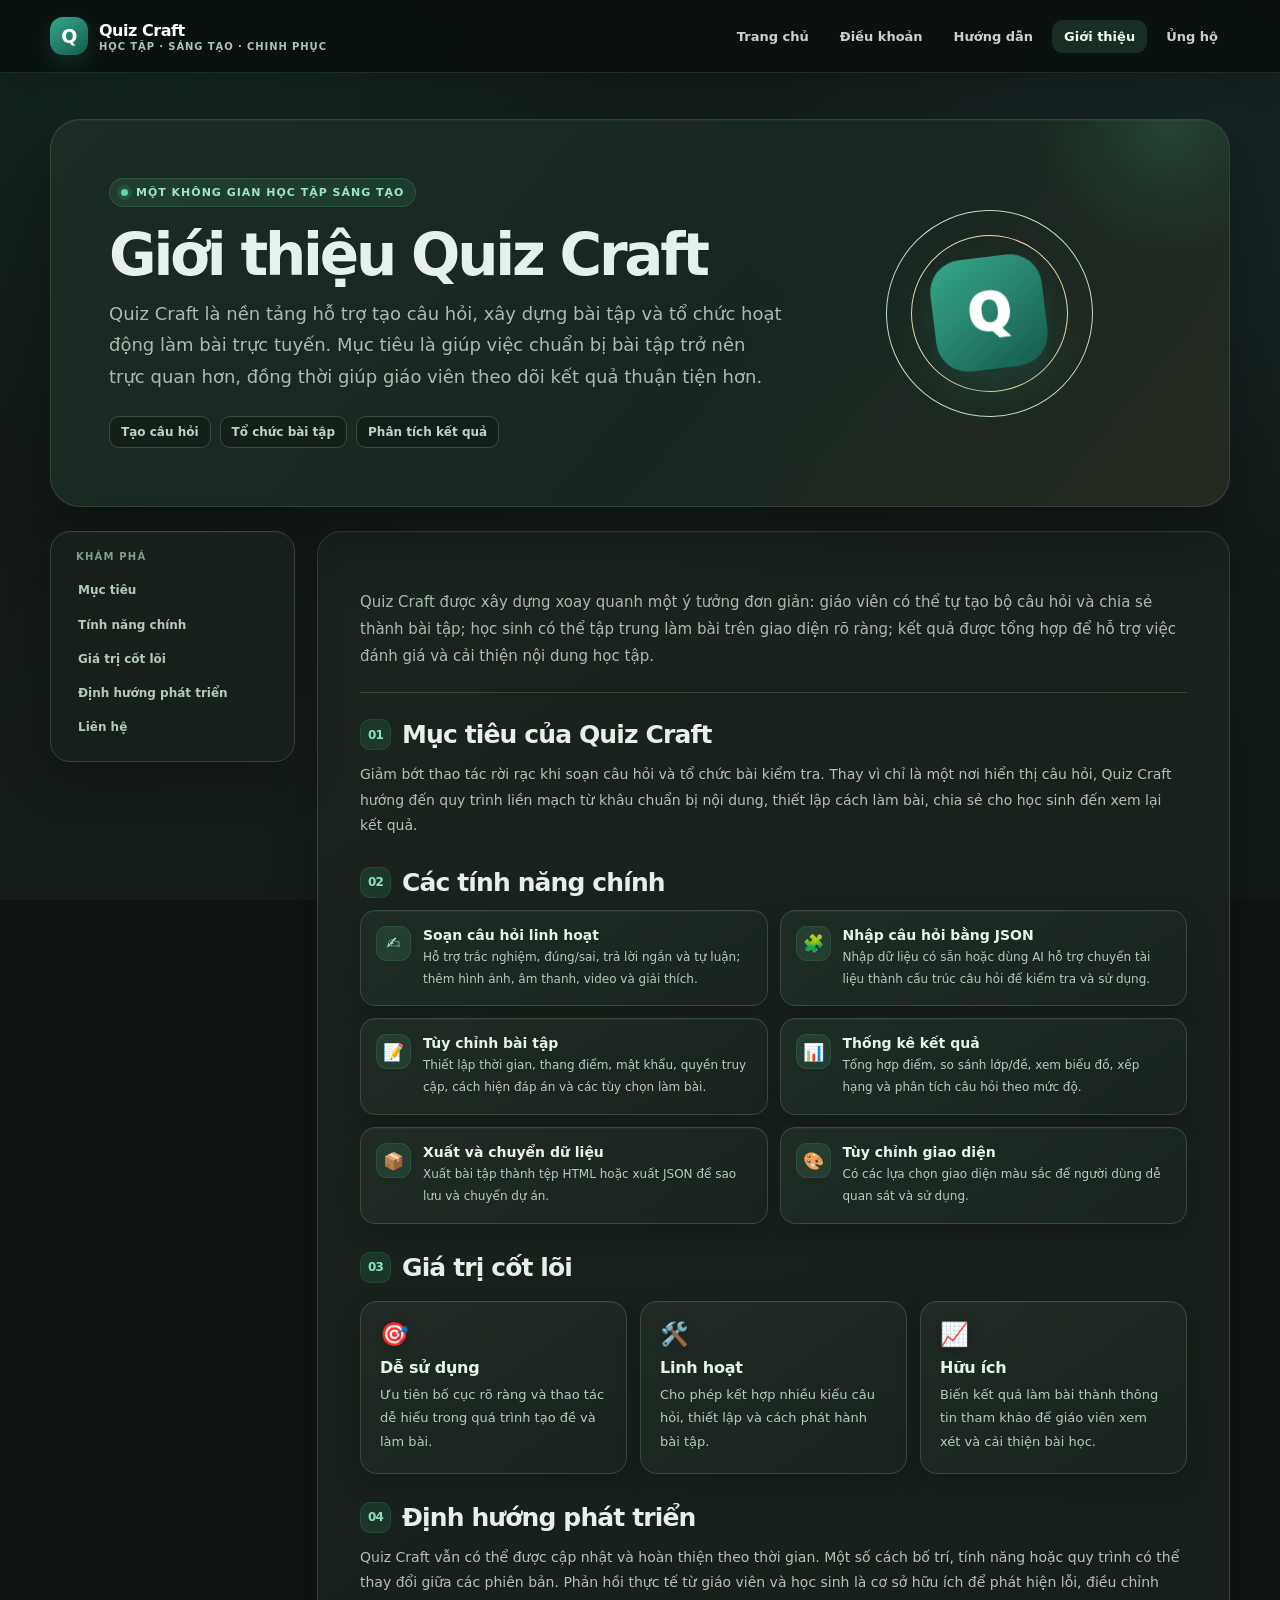
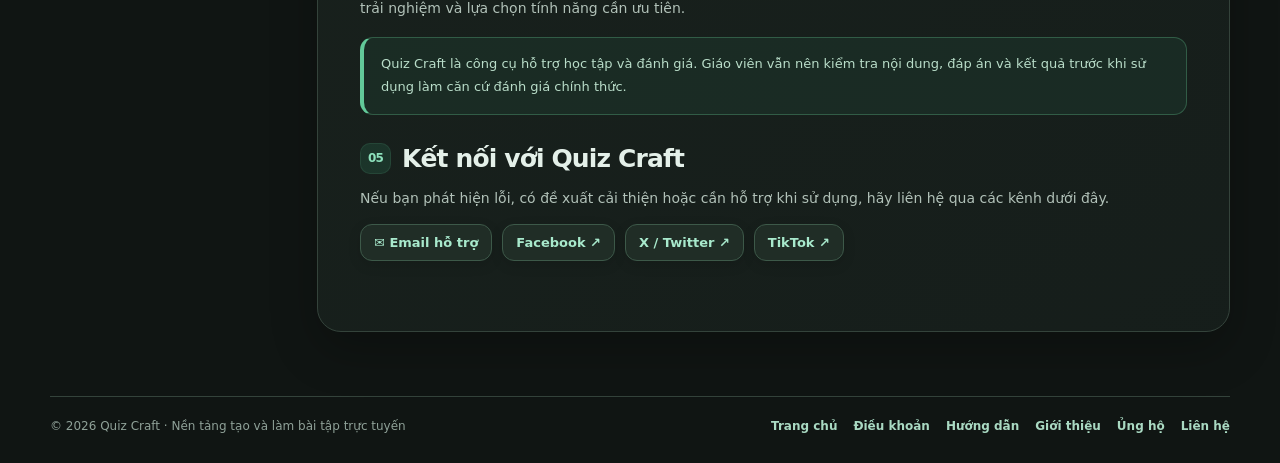
<file: about.html>
<!doctype html><html lang="vi"><head><link rel="canonical" href="https://hovsu2009.github.io/quiz-craft/about.html"><meta charset="utf-8"><meta name="viewport" content="width=device-width,initial-scale=1"><meta name="description" content="Giới thiệu về Quiz Craft, nền tảng tạo và làm bài tập trực tuyến."><meta name="theme-color" content="#101915"><title>Giới thiệu · Quiz Craft</title><style>
:root{color-scheme:light;--ink:#18302e;--muted:#667974;--paper:#f6faf8;--surface:#fff;--line:#e2ece7;--primary:#1d7a67;--primary-dark:#145b4f;--accent:#e0a93e;--soft:#edf6f2;--shadow:0 20px 55px rgba(33,61,55,.10);--small-shadow:0 8px 24px rgba(33,61,55,.07);--radius:22px;font-family:Inter,ui-sans-serif,system-ui,-apple-system,BlinkMacSystemFont,"Segoe UI",sans-serif}
*{box-sizing:border-box}html{scroll-behavior:smooth;scroll-padding-top:100px}body{margin:0;min-height:100vh;color:var(--ink);background:linear-gradient(125deg,#f7fbf9,#edf8f2,#fff8eb,#eef5ff);background-size:250% 250%;animation:drift 24s ease-in-out infinite;-webkit-font-smoothing:antialiased}a{color:var(--primary);text-decoration:none}a:hover{text-decoration:underline}button{font:inherit}@keyframes drift{0%,100%{background-position:0% 50%}50%{background-position:100% 50%}}
.topbar{position:sticky;top:0;z-index:50;background:rgba(8,15,19,.88);backdrop-filter:blur(18px);border-bottom:1px solid rgba(255,255,255,.09);color:#fff}.topbar-inner{width:min(1180px,calc(100% - 36px));height:72px;margin:auto;display:flex;align-items:center;justify-content:space-between;gap:20px}.brand{display:flex;align-items:center;gap:11px;color:white;font-weight:850;letter-spacing:-.03em}.brand:hover{text-decoration:none}.brand-mark{width:38px;height:38px;border-radius:13px;display:grid;place-items:center;background:linear-gradient(145deg,#36a78a,#155b4d);color:#fff;font-size:19px;box-shadow:0 8px 20px #1d7a6744}.brand small{display:block;color:#a6c4ba;font-size:10px;font-weight:650;letter-spacing:.09em;text-transform:uppercase;margin-top:1px}.nav{display:flex;align-items:center;gap:7px;flex-wrap:wrap}.nav a{color:#d6e4df;font-size:13px;font-weight:700;padding:9px 12px;border-radius:11px;transition:background .2s,color .2s,transform .2s}.nav a:hover,.nav a[aria-current=page]{text-decoration:none;background:rgba(255,255,255,.12);color:white}.nav a:active{transform:scale(.97)}
.wrap{width:min(1180px,calc(100% - 36px));margin:0 auto;padding:46px 0 64px}.hero{position:relative;overflow:hidden;border:1px solid rgba(255,255,255,.8);border-radius:30px;padding:clamp(28px,5vw,58px);background:linear-gradient(125deg,rgba(255,255,255,.94),rgba(240,249,244,.92) 60%,rgba(255,248,232,.94));box-shadow:var(--shadow)}.hero:before{content:"";position:absolute;width:270px;height:270px;border-radius:50%;right:-75px;top:-130px;background:radial-gradient(circle,#bfe8d5aa,transparent 68%);pointer-events:none}.eyebrow{display:inline-flex;align-items:center;gap:8px;padding:7px 11px;border-radius:999px;background:#e6f4ed;color:#17634f;font-size:11px;font-weight:850;letter-spacing:.09em;text-transform:uppercase}.eyebrow:before{content:"";width:7px;height:7px;border-radius:50%;background:#269a70;box-shadow:0 0 0 4px #269a701e}.hero h1{position:relative;max-width:850px;margin:18px 0 12px;font-size:clamp(34px,5.5vw,58px);line-height:1.05;letter-spacing:-.055em}.hero p{position:relative;max-width:760px;margin:0;color:var(--muted);font-size:clamp(15px,1.7vw,18px);line-height:1.75}.hero-meta{display:flex;gap:9px;flex-wrap:wrap;margin-top:24px}.meta-chip{padding:8px 11px;border:1px solid var(--line);border-radius:10px;background:#ffffffb8;color:#536c64;font-size:12px;font-weight:700}
.layout{display:grid;grid-template-columns:245px minmax(0,1fr);gap:22px;align-items:start;margin-top:24px}.side{position:sticky;top:94px;border:1px solid var(--line);border-radius:20px;background:#ffffffd9;box-shadow:var(--small-shadow);padding:17px}.side-label{margin:2px 8px 11px;color:#82918b;font-size:10px;font-weight:850;letter-spacing:.12em;text-transform:uppercase}.side a{display:block;padding:9px 10px;border-radius:10px;color:#52665f;font-size:12px;font-weight:700;line-height:1.35;transition:.18s}.side a:hover{background:var(--soft);color:var(--primary-dark);text-decoration:none;transform:translateX(2px)}.content{min-width:0;border:1px solid rgba(255,255,255,.95);border-radius:24px;background:rgba(255,255,255,.91);box-shadow:var(--shadow);padding:clamp(22px,4vw,42px)}.intro{padding-bottom:22px;border-bottom:1px solid var(--line);margin-bottom:26px;color:var(--muted);font-size:15px;line-height:1.8}.section{scroll-margin-top:100px;margin:28px 0}.section:first-of-type{margin-top:0}.section h2{display:flex;align-items:center;gap:11px;margin:0 0 12px;font-size:clamp(20px,2.5vw,25px);letter-spacing:-.035em}.num{flex:0 0 31px;width:31px;height:31px;display:grid;place-items:center;border-radius:10px;background:#e8f5ee;color:#1d7a67;font-size:12px;font-weight:900}.section h3{margin:20px 0 8px;font-size:16px;letter-spacing:-.015em}.section p,.section li{color:#52665f;font-size:14px;line-height:1.82}.section p{margin:8px 0}.section ul,.section ol{padding-left:21px;margin:9px 0}.section li{padding:3px 0}.note{margin:16px 0;padding:15px 17px;border:1px solid #dceee4;border-left:4px solid #2b9871;border-radius:13px;background:#f2faf5;color:#416157;font-size:13px;line-height:1.75}.warn{border-color:#f1e5c9;border-left-color:#d59a2b;background:#fff9ec;color:#735c2c}.grid2{display:grid;grid-template-columns:repeat(2,minmax(0,1fr));gap:13px;margin:15px 0}.mini-card{padding:16px;border:1px solid var(--line);border-radius:16px;background:linear-gradient(145deg,#fff,#f8fbf9)}.mini-card strong{display:block;margin-bottom:6px;color:#24483e;font-size:14px}.mini-card p{margin:0;font-size:13px}.pill{display:inline-flex;align-items:center;margin:3px 4px 3px 0;padding:5px 9px;border-radius:999px;background:#edf6f2;color:#366957;font-size:11px;font-weight:800}.step{display:grid;grid-template-columns:36px minmax(0,1fr);gap:13px;margin:13px 0;padding:16px;border:1px solid var(--line);border-radius:16px;background:#fff}.step-no{width:34px;height:34px;display:grid;place-items:center;border-radius:11px;background:#1d7a67;color:#fff;font-size:13px;font-weight:900}.step h3{margin:1px 0 5px}.step p{margin:0}.faq details{border:1px solid var(--line);border-radius:13px;background:#fff;margin:9px 0;padding:13px 15px}.faq summary{cursor:pointer;color:#294a40;font-size:13px;font-weight:800}.faq details p{margin:10px 0 2px}.contact-row{display:flex;gap:10px;flex-wrap:wrap;margin-top:13px}.contact-link{display:inline-flex;align-items:center;gap:8px;padding:10px 13px;border:1px solid var(--line);border-radius:12px;background:#fff;color:#315d50;font-size:13px;font-weight:750;transition:.18s}.contact-link:hover{transform:translateY(-2px);box-shadow:var(--small-shadow);text-decoration:none}.footer{width:min(1180px,calc(100% - 36px));margin:0 auto;padding:22px 0 30px;border-top:1px solid #dce7e1;display:flex;justify-content:space-between;gap:14px;flex-wrap:wrap;color:#71817b;font-size:12px}.footer-links{display:flex;gap:16px;flex-wrap:wrap}.footer a{color:#527066;font-weight:700}.toplink{position:fixed;right:20px;bottom:20px;width:42px;height:42px;display:grid;place-items:center;border:1px solid var(--line);border-radius:14px;background:#ffffffed;color:var(--primary);box-shadow:var(--small-shadow);font-weight:900;opacity:0;pointer-events:none;transform:translateY(8px);transition:.2s}.toplink.show{opacity:1;pointer-events:auto;transform:translateY(0)}
@media(max-width:820px){.layout{grid-template-columns:1fr}.side{position:static;display:flex;gap:5px;overflow-x:auto;white-space:nowrap;align-items:center}.side-label{display:none}.side a{flex:0 0 auto}.wrap{padding-top:25px}.hero{border-radius:23px}.content{border-radius:19px}}
@media(max-width:560px){.topbar-inner{width:calc(100% - 24px);height:auto;min-height:66px;align-items:flex-start;padding:12px 0;flex-direction:column;gap:8px}.nav{width:100%;overflow-x:auto;flex-wrap:nowrap;padding-bottom:2px}.nav a{white-space:nowrap;padding:8px 10px}.wrap{width:calc(100% - 22px);padding-bottom:40px}.hero{padding:25px 21px}.hero h1{font-size:36px}.content{padding:20px 17px}.grid2{grid-template-columns:1fr}.footer{width:calc(100% - 24px);font-size:11px}}
@media(prefers-reduced-motion:reduce){*,*:before,*:after{scroll-behavior:auto!important;animation:none!important;transition:none!important}}
@media print{body{background:#fff;animation:none}.topbar,.side,.toplink,.footer-links{display:none!important}.wrap{width:100%;padding:0}.hero,.content{box-shadow:none;border:1px solid #ddd}.layout{display:block}.footer{width:100%}}
</style><style>.about-hero{display:grid;grid-template-columns:minmax(0,1.3fr) minmax(210px,.7fr);gap:24px;align-items:center}.orbit{min-height:220px;display:grid;place-items:center;position:relative}.orbit:before,.orbit:after{content:"";position:absolute;border:1px solid #b9dccc;border-radius:50%;width:205px;height:205px;transform:rotate(-23deg)}.orbit:after{width:155px;height:155px;transform:rotate(35deg);border-color:#e7d6a8}.orbit-core{position:relative;z-index:1;width:112px;height:112px;border-radius:32px;display:grid;place-items:center;background:linear-gradient(145deg,#37a889,#155b4d);color:#fff;font-size:51px;font-weight:950;box-shadow:0 18px 35px #1d7a6744;transform:rotate(-7deg)}.value-grid{display:grid;grid-template-columns:repeat(3,minmax(0,1fr));gap:13px;margin:18px 0}.value{padding:19px;border:1px solid var(--line);border-radius:17px;background:#fff}.value .emoji{font-size:23px}.value h3{margin:10px 0 6px}.value p{font-size:13px;margin:0}.feature-list{display:grid;grid-template-columns:repeat(2,minmax(0,1fr));gap:12px}.feature{display:flex;gap:12px;padding:15px;border:1px solid var(--line);border-radius:15px;background:#fff}.feature-icon{flex:0 0 35px;height:35px;display:grid;place-items:center;border-radius:11px;background:#eaf5ef;font-size:17px}.feature strong{display:block;margin:1px 0 4px;font-size:14px}.feature p{font-size:12px;margin:0}@media(max-width:700px){.about-hero{grid-template-columns:1fr}.orbit{min-height:170px}.orbit:before{width:165px;height:165px}.orbit:after{width:125px;height:125px}.orbit-core{width:90px;height:90px;border-radius:26px;font-size:42px}.value-grid{grid-template-columns:1fr}.feature-list{grid-template-columns:1fr}}</style><style id="quiz-craft-dark-theme">
:root{
  color-scheme:dark;
  --ink:#e7f1ec;
  --muted:#9aada5;
  --paper:#111715;
  --surface:#1a211e;
  --line:#35433c;
  --primary:#79d8b8;
  --primary-dark:#a0ead0;
  --accent:#e6b95c;
  --soft:#202e28;
  --shadow:0 22px 60px rgba(0,0,0,.34);
  --small-shadow:0 10px 28px rgba(0,0,0,.28);
}
html{background:#101513;color-scheme:dark}
body{
  color:var(--ink);
  background:
    radial-gradient(ellipse at 12% 4%,rgba(37,112,88,.18),transparent 38%),
    radial-gradient(ellipse at 88% 24%,rgba(34,85,107,.16),transparent 36%),
    linear-gradient(145deg,#101513 0%,#151d19 52%,#111917 100%);
  background-attachment:fixed;
}
a{color:var(--primary)}
a:hover{color:#b0f1d9}
.topbar{background:rgba(10,16,14,.88);border-bottom-color:rgba(128,190,164,.16);box-shadow:0 8px 28px rgba(0,0,0,.16)}
.nav a{color:#c3d5cc}
.nav a:hover,.nav a[aria-current=page]{background:rgba(111,208,172,.14);color:#eafff4}
.hero{
  border-color:rgba(135,190,163,.19);
  background:linear-gradient(130deg,rgba(30,43,36,.96),rgba(24,39,34,.94) 58%,rgba(38,43,31,.91));
  box-shadow:0 24px 70px rgba(0,0,0,.32),inset 0 1px 0 rgba(255,255,255,.035);
  transition:transform .28s ease,box-shadow .28s ease,border-color .28s ease;
}
.hero:before{background:radial-gradient(circle,rgba(70,177,133,.2),transparent 68%)}
.hero p,.intro{color:#a9bbb2}
.eyebrow{background:rgba(48,139,103,.2);color:#9be6c5;border:1px solid rgba(99,197,150,.18)}
.eyebrow:before{background:#60d5a0;box-shadow:0 0 0 4px rgba(96,213,160,.13)}
.meta-chip{background:rgba(13,22,18,.48);border-color:#3a4c42;color:#bfd2c8}
.layout{align-items:start}
.side,.content{
  background:rgba(24,32,28,.94);
  border-color:#34433b;
  box-shadow:0 18px 48px rgba(0,0,0,.24),inset 0 1px 0 rgba(255,255,255,.025);
}
.side-label{color:#829c90}
.side a{color:#b5c8be}
.side a:hover{background:#263a30;color:#a8f0d0}
.content{background:linear-gradient(145deg,rgba(26,35,30,.97),rgba(22,30,27,.97))}
.intro{border-bottom-color:#34443b}
.section h2{color:#e4f0e9}
.section h3{color:#dcebe3}
.section p,.section li{color:#b1c1b8}
.num{background:rgba(48,139,103,.2);color:#8de1bc;border:1px solid rgba(104,190,149,.12)}
.note{background:rgba(34,76,57,.28);border-color:#315c46;border-left-color:#62c999;color:#b9ddc9}
.warn,.big-note{background:rgba(102,75,29,.2);border-color:#66502b;border-left-color:#d6a94f;color:#e4cf9d}
.mini-card,.support-card,.step,.faq details,.qr-panel{
  background:linear-gradient(145deg,#202a25,#1a231f);
  border-color:#39483f;
  box-shadow:0 8px 24px rgba(0,0,0,.12),inset 0 1px 0 rgba(255,255,255,.025);
  transition:transform .22s ease,border-color .22s ease,box-shadow .22s ease,background .22s ease;
}
.mini-card strong,.support-card h3,.faq summary{color:#dff1e7}
.mini-card p,.support-card p,.step p,.faq details p{color:#adbbb4}
.support-icon{background:rgba(67,145,108,.2);color:#9ce3c1}
.copy-link-button{appearance:none;-webkit-appearance:none;font:inherit;cursor:pointer}
.copy-link-button:active{transform:translateY(0) scale(.98)}
.support-cta,.contact-link,.qr-button{
  background:#202d26;
  color:#a8e9cc;
  border-color:#3d5949;
  box-shadow:0 4px 13px rgba(0,0,0,.12);
  transition:transform .2s ease,box-shadow .2s ease,border-color .2s ease,background .2s ease,color .2s ease;
}
.support-cta:hover,.contact-link:hover,.qr-button:hover{
  color:#eafff4;
  background:#294236;
  border-color:#65b88f;
  box-shadow:0 12px 28px rgba(0,0,0,.3),0 0 0 1px rgba(101,184,143,.09);
  transform:translateY(-3px);
  text-decoration:none;
}
.qr-panel h3{color:#e0eee6}
.qr-panel p{color:#9eb2a7}
.qr-preview{background:#151d19;border-color:#465a4d;box-shadow:inset 0 2px 12px rgba(0,0,0,.2)}
.qr-preview img{background:#fff;box-shadow:0 12px 30px rgba(0,0,0,.3)}
.qr-button.secondary{background:#202d26;color:#b2ead0}
.qr-button.primary{background:linear-gradient(135deg,#238866,#176b56);border-color:#3ca47d;color:#fff}
.qr-button.primary:hover{background:linear-gradient(135deg,#2b9a75,#1e7d62)}
.footer{border-top-color:#34433b;color:#8fa198}
.footer a{color:#a9d9c2}
.toplink{background:#202b25;border-color:#405247;color:#9ce7c3;box-shadow:0 10px 26px rgba(0,0,0,.32)}
.toplink:hover{background:#2a4034;box-shadow:0 14px 30px rgba(0,0,0,.4)}
.hero:hover{transform:translateY(-2px);border-color:rgba(117,213,170,.35);box-shadow:0 30px 78px rgba(0,0,0,.4),0 0 0 1px rgba(117,213,170,.045)}
.side,.content{transition:border-color .25s ease,box-shadow .25s ease}
.side:hover,.content:hover{border-color:#42574a;box-shadow:0 22px 58px rgba(0,0,0,.3),inset 0 1px 0 rgba(255,255,255,.025)}
.support-card:hover,.mini-card:hover,.step:hover,.faq details:hover,.qr-panel:hover{transform:translateY(-3px);border-color:#527660;box-shadow:0 16px 34px rgba(0,0,0,.27),0 0 0 1px rgba(107,194,147,.06)}
.nav a,.side a,.contact-link,.support-cta,.qr-button,.toplink,.meta-chip{transition:all .2s ease}
:focus-visible{outline:2px solid #79d8b8;outline-offset:3px}
@media(prefers-reduced-motion:reduce){.hero,.side,.content,.support-card,.mini-card,.step,.faq details,.qr-panel,.support-cta,.contact-link,.qr-button{transition:none!important}.hero:hover,.support-card:hover,.mini-card:hover,.step:hover,.faq details:hover,.qr-panel:hover{transform:none}}
@media print{body{background:#fff;color:#111}.hero,.side,.content,.support-card,.qr-panel{background:#fff;color:#111;box-shadow:none}.hero p,.intro,.section p,.section li{color:#333}}
</style>
<style id="about-dark-cards-polish">
/* Các thẻ nội dung dùng cùng bảng màu tối với giao diện Quiz Craft */
.feature,.value{
  color:#e7f1ec;
  background:linear-gradient(145deg,rgba(31,43,36,.98),rgba(25,35,30,.98));
  border:1px solid #394b40;
  box-shadow:0 9px 24px rgba(0,0,0,.20),inset 0 1px 0 rgba(255,255,255,.035);
  transition:transform .26s ease,border-color .26s ease,box-shadow .26s ease,background .26s ease;
  animation:about-card-enter .55s ease;
}
.feature strong,.value h3{color:#e5f3eb}
.feature p,.value p{color:#b8c9c0}
.feature-icon{
  background:rgba(67,145,108,.20);
  color:#a8e8c8;
  border:1px solid rgba(105,190,149,.13);
}
.value .emoji{filter:drop-shadow(0 3px 7px rgba(0,0,0,.22))}
.feature:hover,.value:hover{
  transform:translateY(-4px);
  border-color:#5b8068;
  background:linear-gradient(145deg,rgba(36,53,43,.99),rgba(28,42,35,.99));
  box-shadow:0 17px 35px rgba(0,0,0,.31),0 0 0 1px rgba(117,213,170,.07);
}
.feature:active,.value:active{transform:translateY(-1px) scale(.995)}
@keyframes about-card-enter{
  from{opacity:0;transform:translateY(9px)}
  to{opacity:1;transform:translateY(0)}
}
.feature:nth-child(2),.value:nth-child(2){animation-delay:.06s}
.feature:nth-child(3),.value:nth-child(3){animation-delay:.12s}
.feature:nth-child(4){animation-delay:.18s}
.feature:nth-child(5){animation-delay:.24s}
.feature:nth-child(6){animation-delay:.30s}
@media(prefers-reduced-motion:reduce){
  .feature,.value{animation:none!important;transition:none!important}
  .feature:hover,.value:hover{transform:none}
}
</style>
</head><body id="top"><header class="topbar"><div class="topbar-inner"><a class="brand" href="index.html" aria-label="Quiz Craft - Trang chủ"><span class="brand-mark">Q</span><span>Quiz Craft<small>Học tập · Sáng tạo · Chinh phục</small></span></a><nav class="nav" aria-label="Điều hướng"><a href="index.html">Trang chủ</a><a href="terms.html" >Điều khoản</a><a href="guide.html" >Hướng dẫn</a><a href="about.html" aria-current="page">Giới thiệu</a><a href="support.html" rel="noopener noreferrer">Ủng hộ</a></nav></div></header><main class="wrap"><section class="hero about-hero"><div><span class="eyebrow">Một không gian học tập sáng tạo</span><h1>Giới thiệu Quiz Craft</h1><p>Quiz Craft là nền tảng hỗ trợ tạo câu hỏi, xây dựng bài tập và tổ chức hoạt động làm bài trực tuyến. Mục tiêu là giúp việc chuẩn bị bài tập trở nên trực quan hơn, đồng thời giúp giáo viên theo dõi kết quả thuận tiện hơn.</p><div class="hero-meta"><span class="meta-chip">Tạo câu hỏi</span><span class="meta-chip">Tổ chức bài tập</span><span class="meta-chip">Phân tích kết quả</span></div></div><div class="orbit" aria-hidden="true"><div class="orbit-core">Q</div></div></section><div class="layout"><aside class="side"><div class="side-label">Khám phá</div><a href="#muc-tieu">Mục tiêu</a><a href="#tinh-nang">Tính năng chính</a><a href="#gia-tri">Giá trị cốt lõi</a><a href="#phat-trien">Định hướng phát triển</a><a href="#lien-he">Liên hệ</a></aside><article class="content"><p class="intro">Quiz Craft được xây dựng xoay quanh một ý tưởng đơn giản: giáo viên có thể tự tạo bộ câu hỏi và chia sẻ thành bài tập; học sinh có thể tập trung làm bài trên giao diện rõ ràng; kết quả được tổng hợp để hỗ trợ việc đánh giá và cải thiện nội dung học tập.</p><section class="section" id="muc-tieu"><h2><span class="num">01</span>Mục tiêu của Quiz Craft</h2><p>Giảm bớt thao tác rời rạc khi soạn câu hỏi và tổ chức bài kiểm tra. Thay vì chỉ là một nơi hiển thị câu hỏi, Quiz Craft hướng đến quy trình liền mạch từ khâu chuẩn bị nội dung, thiết lập cách làm bài, chia sẻ cho học sinh đến xem lại kết quả.</p></section><section class="section" id="tinh-nang"><h2><span class="num">02</span>Các tính năng chính</h2><div class="feature-list"><div class="feature"><span class="feature-icon">✍️</span><div><strong>Soạn câu hỏi linh hoạt</strong><p>Hỗ trợ trắc nghiệm, đúng/sai, trả lời ngắn và tự luận; thêm hình ảnh, âm thanh, video và giải thích.</p></div></div><div class="feature"><span class="feature-icon">🧩</span><div><strong>Nhập câu hỏi bằng JSON</strong><p>Nhập dữ liệu có sẵn hoặc dùng AI hỗ trợ chuyển tài liệu thành cấu trúc câu hỏi để kiểm tra và sử dụng.</p></div></div><div class="feature"><span class="feature-icon">📝</span><div><strong>Tùy chỉnh bài tập</strong><p>Thiết lập thời gian, thang điểm, mật khẩu, quyền truy cập, cách hiện đáp án và các tùy chọn làm bài.</p></div></div><div class="feature"><span class="feature-icon">📊</span><div><strong>Thống kê kết quả</strong><p>Tổng hợp điểm, so sánh lớp/đề, xem biểu đồ, xếp hạng và phân tích câu hỏi theo mức độ.</p></div></div><div class="feature"><span class="feature-icon">📦</span><div><strong>Xuất và chuyển dữ liệu</strong><p>Xuất bài tập thành tệp HTML hoặc xuất JSON để sao lưu và chuyển dự án.</p></div></div><div class="feature"><span class="feature-icon">🎨</span><div><strong>Tùy chỉnh giao diện</strong><p>Có các lựa chọn giao diện màu sắc để người dùng dễ quan sát và sử dụng.</p></div></div></div></section><section class="section" id="gia-tri"><h2><span class="num">03</span>Giá trị cốt lõi</h2><div class="value-grid"><div class="value"><div class="emoji">🎯</div><h3>Dễ sử dụng</h3><p>Ưu tiên bố cục rõ ràng và thao tác dễ hiểu trong quá trình tạo đề và làm bài.</p></div><div class="value"><div class="emoji">🛠️</div><h3>Linh hoạt</h3><p>Cho phép kết hợp nhiều kiểu câu hỏi, thiết lập và cách phát hành bài tập.</p></div><div class="value"><div class="emoji">📈</div><h3>Hữu ích</h3><p>Biến kết quả làm bài thành thông tin tham khảo để giáo viên xem xét và cải thiện bài học.</p></div></div></section><section class="section" id="phat-trien"><h2><span class="num">04</span>Định hướng phát triển</h2><p>Quiz Craft vẫn có thể được cập nhật và hoàn thiện theo thời gian. Một số cách bố trí, tính năng hoặc quy trình có thể thay đổi giữa các phiên bản. Phản hồi thực tế từ giáo viên và học sinh là cơ sở hữu ích để phát hiện lỗi, điều chỉnh trải nghiệm và lựa chọn tính năng cần ưu tiên.</p><div class="note">Quiz Craft là công cụ hỗ trợ học tập và đánh giá. Giáo viên vẫn nên kiểm tra nội dung, đáp án và kết quả trước khi sử dụng làm căn cứ đánh giá chính thức.</div></section><section class="section" id="lien-he"><h2><span class="num">05</span>Kết nối với Quiz Craft</h2><p>Nếu bạn phát hiện lỗi, có đề xuất cải thiện hoặc cần hỗ trợ khi sử dụng, hãy liên hệ qua các kênh dưới đây.</p><div class="contact-row"><a class="contact-link" href="mailto:hosu2k9@gmail.com">✉️ Email hỗ trợ</a><a class="contact-link" href="https://www.facebook.com/hovsu2009" target="_blank" rel="noopener noreferrer">Facebook ↗</a><a class="contact-link" href="https://x.com/hovsu2009" target="_blank" rel="noopener noreferrer">X / Twitter ↗</a><a class="contact-link" href="https://www.tiktok.com/@hovsu2009" target="_blank" rel="noopener noreferrer">TikTok ↗</a></div></section></article></div></main><footer class="footer"><span>© 2026 Quiz Craft · Nền tảng tạo và làm bài tập trực tuyến</span><span class="footer-links"><a href="index.html">Trang chủ</a><a href="terms.html">Điều khoản</a><a href="guide.html">Hướng dẫn</a><a href="about.html">Giới thiệu</a><a href="support.html" rel="noopener noreferrer">Ủng hộ</a><a href="mailto:hosu2k9@gmail.com">Liên hệ</a></span></footer><a class="toplink" href="#top" aria-label="Lên đầu trang">↑</a><script>
(()=>{const b=document.querySelector('.toplink');if(!b)return;const update=()=>b.classList.toggle('show',window.scrollY>420);window.addEventListener('scroll',update,{passive:true});update();})();
</script></body></html>
</file>
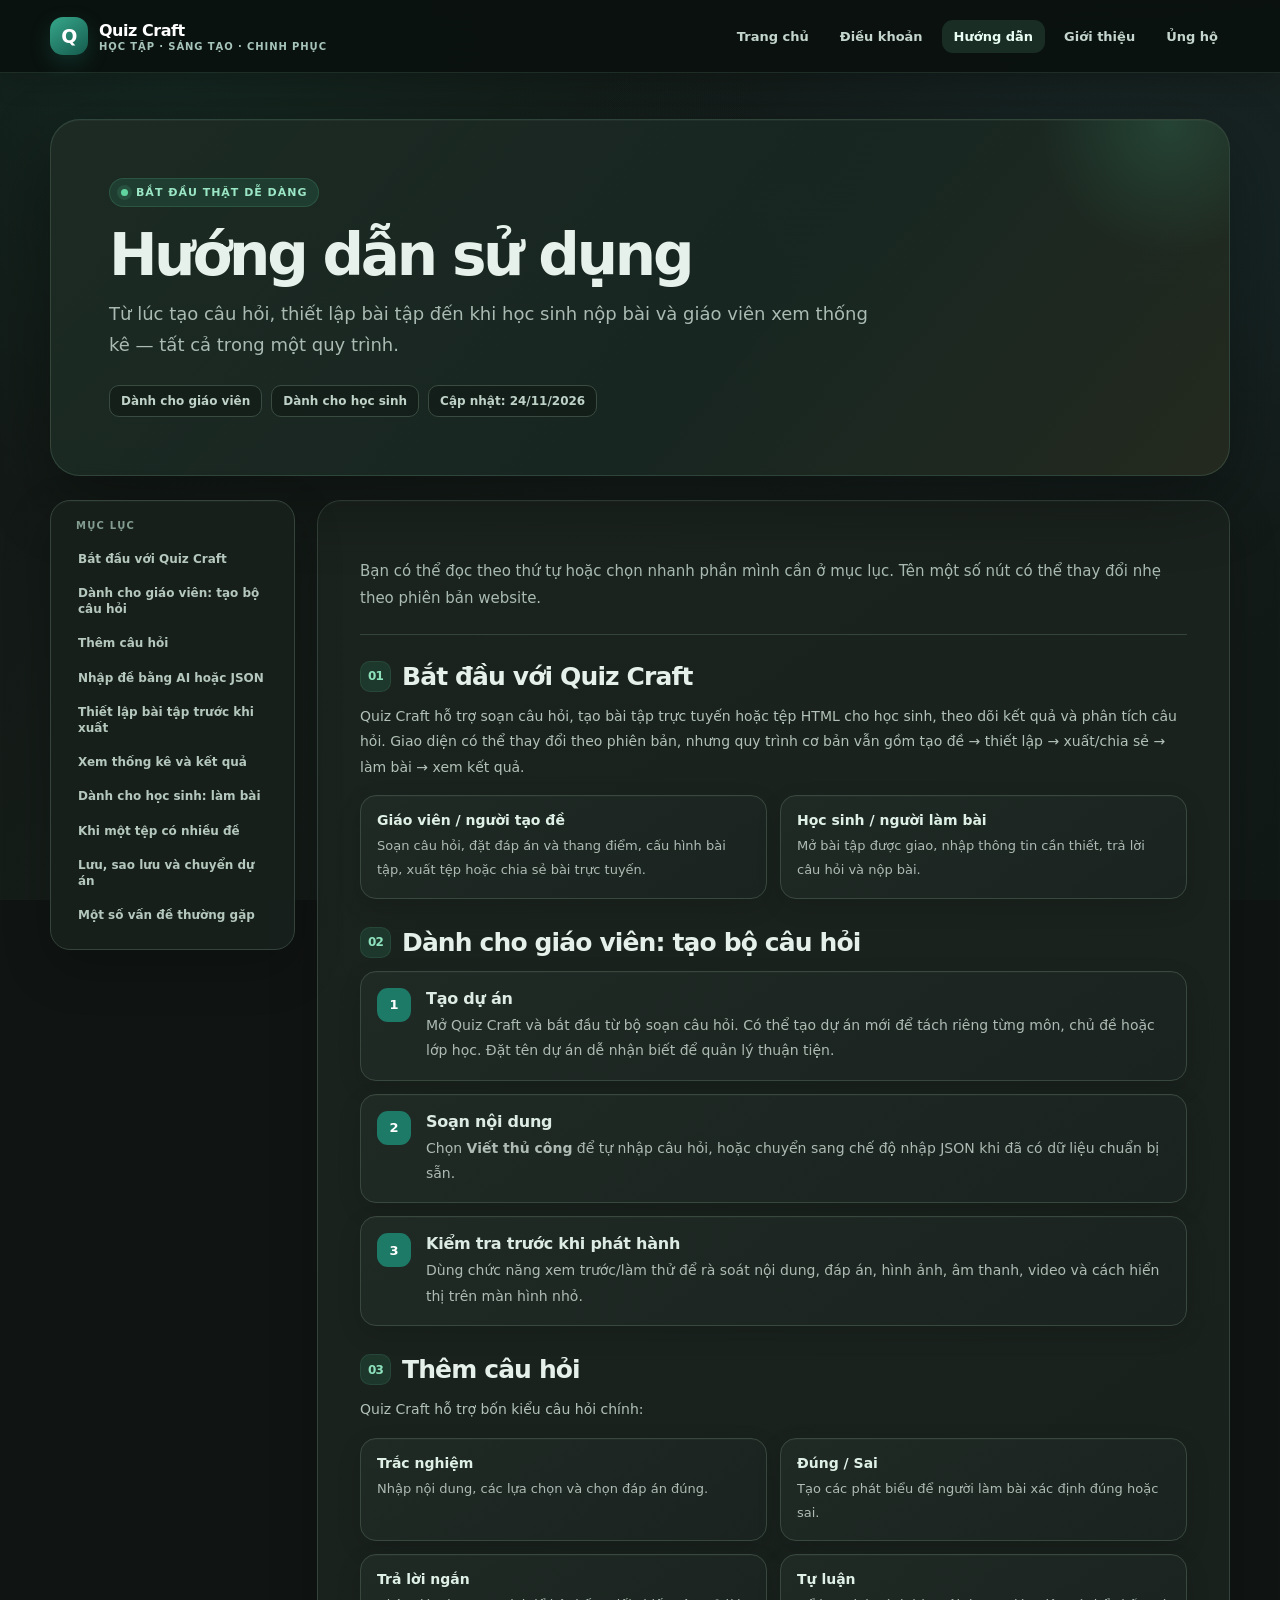
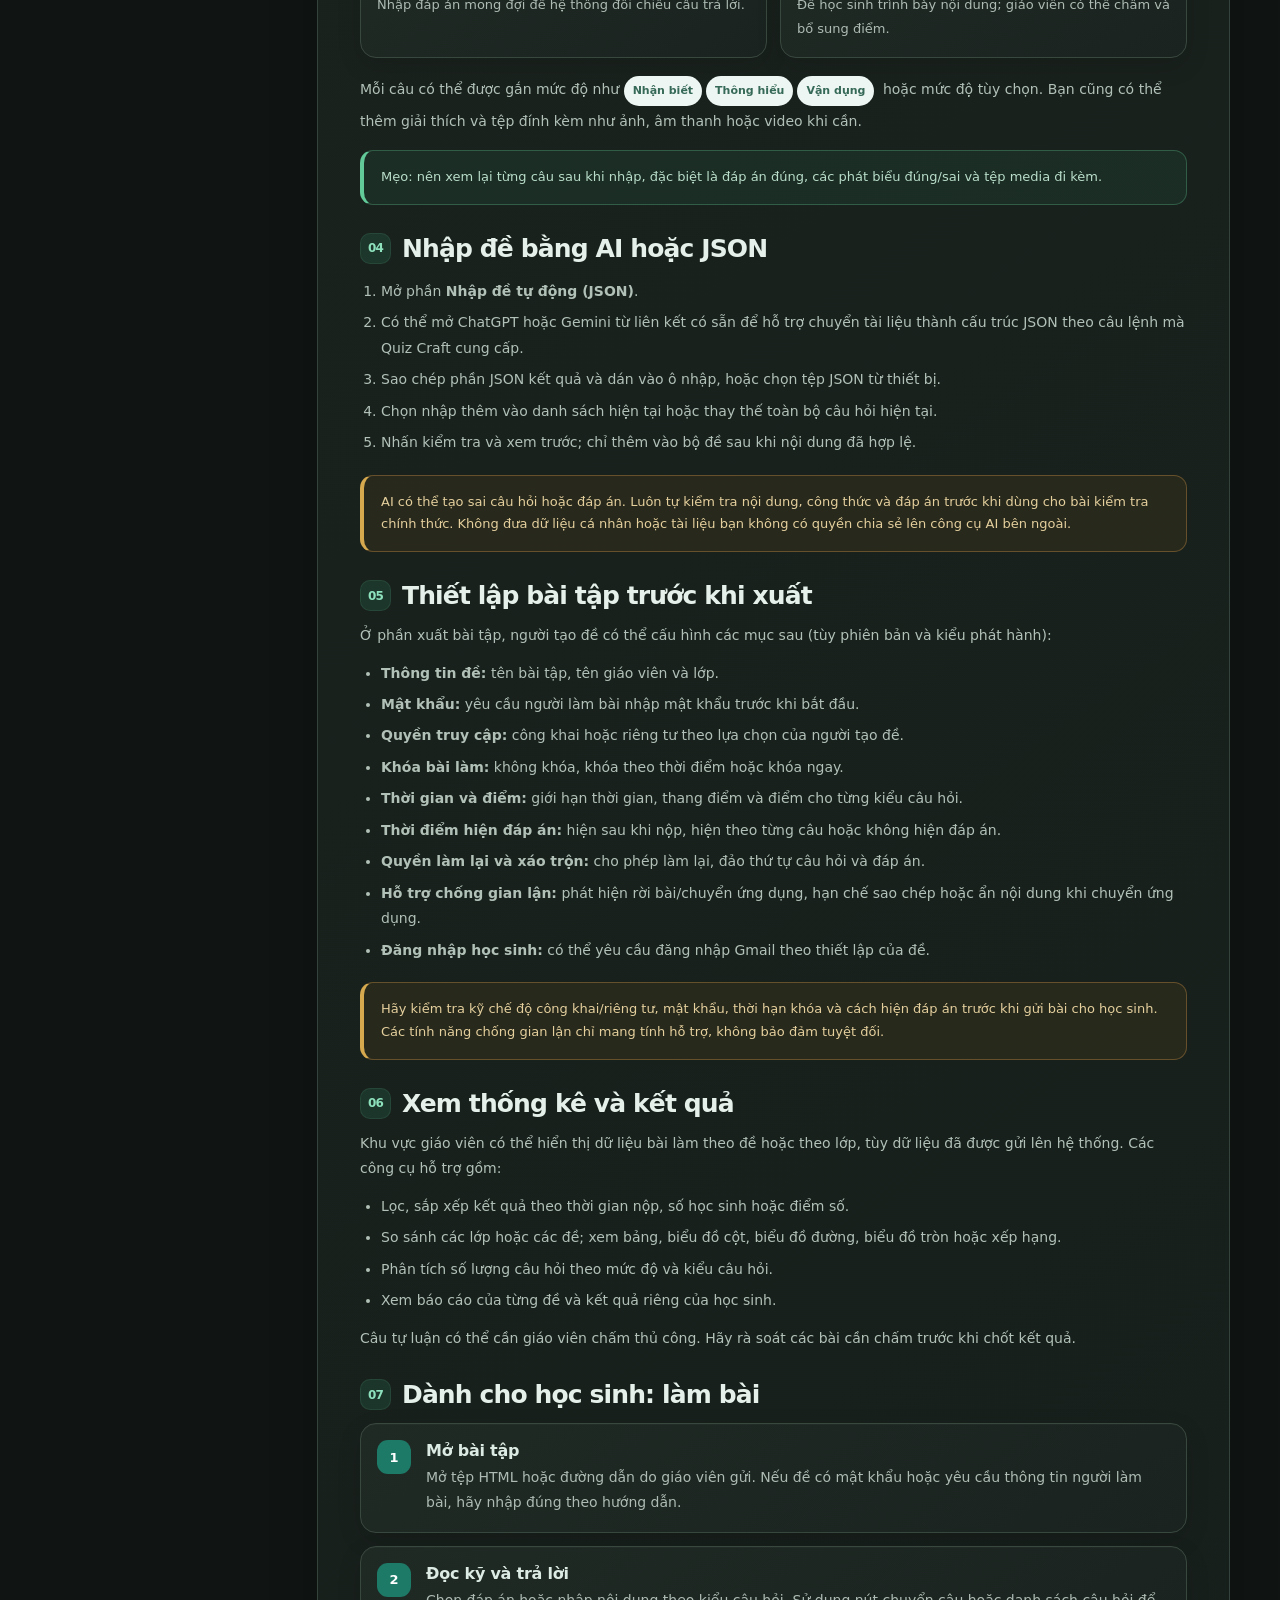
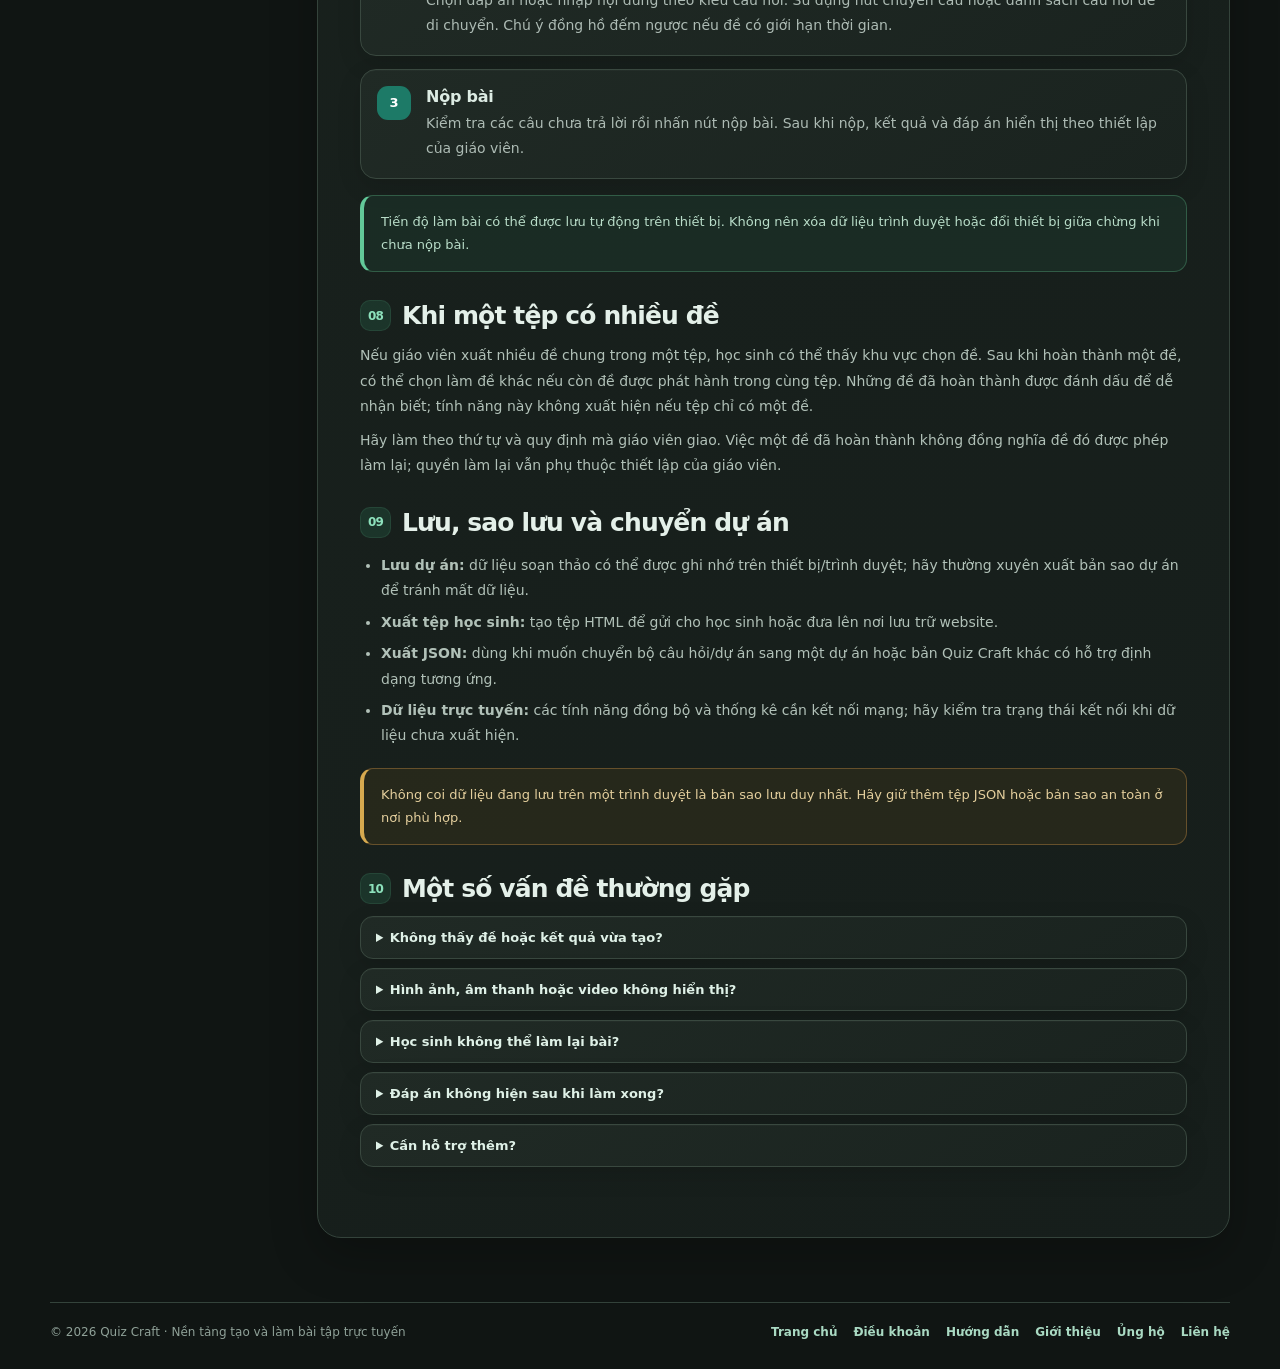
<file: guide.html>
<!doctype html><html lang="vi"><head><meta charset="utf-8"><link rel="canonical" href="https://hovsu2009.github.io/quiz-craft/guide.html"><meta name="viewport" content="width=device-width,initial-scale=1"><meta name="description" content="Hướng dẫn sử dụng Quiz Craft dành cho giáo viên và học sinh."><meta name="theme-color" content="#101915"><title>Hướng dẫn sử dụng · Quiz Craft</title><style>
:root{color-scheme:light;--ink:#18302e;--muted:#667974;--paper:#f6faf8;--surface:#fff;--line:#e2ece7;--primary:#1d7a67;--primary-dark:#145b4f;--accent:#e0a93e;--soft:#edf6f2;--shadow:0 20px 55px rgba(33,61,55,.10);--small-shadow:0 8px 24px rgba(33,61,55,.07);--radius:22px;font-family:Inter,ui-sans-serif,system-ui,-apple-system,BlinkMacSystemFont,"Segoe UI",sans-serif}
*{box-sizing:border-box}html{scroll-behavior:smooth;scroll-padding-top:100px}body{margin:0;min-height:100vh;color:var(--ink);background:linear-gradient(125deg,#f7fbf9,#edf8f2,#fff8eb,#eef5ff);background-size:250% 250%;animation:drift 24s ease-in-out infinite;-webkit-font-smoothing:antialiased}a{color:var(--primary);text-decoration:none}a:hover{text-decoration:underline}button{font:inherit}@keyframes drift{0%,100%{background-position:0% 50%}50%{background-position:100% 50%}}
.topbar{position:sticky;top:0;z-index:50;background:rgba(8,15,19,.88);backdrop-filter:blur(18px);border-bottom:1px solid rgba(255,255,255,.09);color:#fff}.topbar-inner{width:min(1180px,calc(100% - 36px));height:72px;margin:auto;display:flex;align-items:center;justify-content:space-between;gap:20px}.brand{display:flex;align-items:center;gap:11px;color:white;font-weight:850;letter-spacing:-.03em}.brand:hover{text-decoration:none}.brand-mark{width:38px;height:38px;border-radius:13px;display:grid;place-items:center;background:linear-gradient(145deg,#36a78a,#155b4d);color:#fff;font-size:19px;box-shadow:0 8px 20px #1d7a6744}.brand small{display:block;color:#a6c4ba;font-size:10px;font-weight:650;letter-spacing:.09em;text-transform:uppercase;margin-top:1px}.nav{display:flex;align-items:center;gap:7px;flex-wrap:wrap}.nav a{color:#d6e4df;font-size:13px;font-weight:700;padding:9px 12px;border-radius:11px;transition:background .2s,color .2s,transform .2s}.nav a:hover,.nav a[aria-current=page]{text-decoration:none;background:rgba(255,255,255,.12);color:white}.nav a:active{transform:scale(.97)}
.wrap{width:min(1180px,calc(100% - 36px));margin:0 auto;padding:46px 0 64px}.hero{position:relative;overflow:hidden;border:1px solid rgba(255,255,255,.8);border-radius:30px;padding:clamp(28px,5vw,58px);background:linear-gradient(125deg,rgba(255,255,255,.94),rgba(240,249,244,.92) 60%,rgba(255,248,232,.94));box-shadow:var(--shadow)}.hero:before{content:"";position:absolute;width:270px;height:270px;border-radius:50%;right:-75px;top:-130px;background:radial-gradient(circle,#bfe8d5aa,transparent 68%);pointer-events:none}.eyebrow{display:inline-flex;align-items:center;gap:8px;padding:7px 11px;border-radius:999px;background:#e6f4ed;color:#17634f;font-size:11px;font-weight:850;letter-spacing:.09em;text-transform:uppercase}.eyebrow:before{content:"";width:7px;height:7px;border-radius:50%;background:#269a70;box-shadow:0 0 0 4px #269a701e}.hero h1{position:relative;max-width:850px;margin:18px 0 12px;font-size:clamp(34px,5.5vw,58px);line-height:1.05;letter-spacing:-.055em}.hero p{position:relative;max-width:760px;margin:0;color:var(--muted);font-size:clamp(15px,1.7vw,18px);line-height:1.75}.hero-meta{display:flex;gap:9px;flex-wrap:wrap;margin-top:24px}.meta-chip{padding:8px 11px;border:1px solid var(--line);border-radius:10px;background:#ffffffb8;color:#536c64;font-size:12px;font-weight:700}
.layout{display:grid;grid-template-columns:245px minmax(0,1fr);gap:22px;align-items:start;margin-top:24px}.side{position:sticky;top:94px;border:1px solid var(--line);border-radius:20px;background:#ffffffd9;box-shadow:var(--small-shadow);padding:17px}.side-label{margin:2px 8px 11px;color:#82918b;font-size:10px;font-weight:850;letter-spacing:.12em;text-transform:uppercase}.side a{display:block;padding:9px 10px;border-radius:10px;color:#52665f;font-size:12px;font-weight:700;line-height:1.35;transition:.18s}.side a:hover{background:var(--soft);color:var(--primary-dark);text-decoration:none;transform:translateX(2px)}.content{min-width:0;border:1px solid rgba(255,255,255,.95);border-radius:24px;background:rgba(255,255,255,.91);box-shadow:var(--shadow);padding:clamp(22px,4vw,42px)}.intro{padding-bottom:22px;border-bottom:1px solid var(--line);margin-bottom:26px;color:var(--muted);font-size:15px;line-height:1.8}.section{scroll-margin-top:100px;margin:28px 0}.section:first-of-type{margin-top:0}.section h2{display:flex;align-items:center;gap:11px;margin:0 0 12px;font-size:clamp(20px,2.5vw,25px);letter-spacing:-.035em}.num{flex:0 0 31px;width:31px;height:31px;display:grid;place-items:center;border-radius:10px;background:#e8f5ee;color:#1d7a67;font-size:12px;font-weight:900}.section h3{margin:20px 0 8px;font-size:16px;letter-spacing:-.015em}.section p,.section li{color:#52665f;font-size:14px;line-height:1.82}.section p{margin:8px 0}.section ul,.section ol{padding-left:21px;margin:9px 0}.section li{padding:3px 0}.note{margin:16px 0;padding:15px 17px;border:1px solid #dceee4;border-left:4px solid #2b9871;border-radius:13px;background:#f2faf5;color:#416157;font-size:13px;line-height:1.75}.warn{border-color:#f1e5c9;border-left-color:#d59a2b;background:#fff9ec;color:#735c2c}.grid2{display:grid;grid-template-columns:repeat(2,minmax(0,1fr));gap:13px;margin:15px 0}.mini-card{padding:16px;border:1px solid var(--line);border-radius:16px;background:linear-gradient(145deg,#fff,#f8fbf9)}.mini-card strong{display:block;margin-bottom:6px;color:#24483e;font-size:14px}.mini-card p{margin:0;font-size:13px}.pill{display:inline-flex;align-items:center;margin:3px 4px 3px 0;padding:5px 9px;border-radius:999px;background:#edf6f2;color:#366957;font-size:11px;font-weight:800}.step{display:grid;grid-template-columns:36px minmax(0,1fr);gap:13px;margin:13px 0;padding:16px;border:1px solid var(--line);border-radius:16px;background:#fff}.step-no{width:34px;height:34px;display:grid;place-items:center;border-radius:11px;background:#1d7a67;color:#fff;font-size:13px;font-weight:900}.step h3{margin:1px 0 5px}.step p{margin:0}.faq details{border:1px solid var(--line);border-radius:13px;background:#fff;margin:9px 0;padding:13px 15px}.faq summary{cursor:pointer;color:#294a40;font-size:13px;font-weight:800}.faq details p{margin:10px 0 2px}.contact-row{display:flex;gap:10px;flex-wrap:wrap;margin-top:13px}.contact-link{display:inline-flex;align-items:center;gap:8px;padding:10px 13px;border:1px solid var(--line);border-radius:12px;background:#fff;color:#315d50;font-size:13px;font-weight:750;transition:.18s}.contact-link:hover{transform:translateY(-2px);box-shadow:var(--small-shadow);text-decoration:none}.footer{width:min(1180px,calc(100% - 36px));margin:0 auto;padding:22px 0 30px;border-top:1px solid #dce7e1;display:flex;justify-content:space-between;gap:14px;flex-wrap:wrap;color:#71817b;font-size:12px}.footer-links{display:flex;gap:16px;flex-wrap:wrap}.footer a{color:#527066;font-weight:700}.toplink{position:fixed;right:20px;bottom:20px;width:42px;height:42px;display:grid;place-items:center;border:1px solid var(--line);border-radius:14px;background:#ffffffed;color:var(--primary);box-shadow:var(--small-shadow);font-weight:900;opacity:0;pointer-events:none;transform:translateY(8px);transition:.2s}.toplink.show{opacity:1;pointer-events:auto;transform:translateY(0)}
@media(max-width:820px){.layout{grid-template-columns:1fr}.side{position:static;display:flex;gap:5px;overflow-x:auto;white-space:nowrap;align-items:center}.side-label{display:none}.side a{flex:0 0 auto}.wrap{padding-top:25px}.hero{border-radius:23px}.content{border-radius:19px}}
@media(max-width:560px){.topbar-inner{width:calc(100% - 24px);height:auto;min-height:66px;align-items:flex-start;padding:12px 0;flex-direction:column;gap:8px}.nav{width:100%;overflow-x:auto;flex-wrap:nowrap;padding-bottom:2px}.nav a{white-space:nowrap;padding:8px 10px}.wrap{width:calc(100% - 22px);padding-bottom:40px}.hero{padding:25px 21px}.hero h1{font-size:36px}.content{padding:20px 17px}.grid2{grid-template-columns:1fr}.footer{width:calc(100% - 24px);font-size:11px}}
@media(prefers-reduced-motion:reduce){*,*:before,*:after{scroll-behavior:auto!important;animation:none!important;transition:none!important}}
@media print{body{background:#fff;animation:none}.topbar,.side,.toplink,.footer-links{display:none!important}.wrap{width:100%;padding:0}.hero,.content{box-shadow:none;border:1px solid #ddd}.layout{display:block}.footer{width:100%}}
</style><style id="quiz-craft-dark-theme">
:root{
  color-scheme:dark;
  --ink:#e7f1ec;
  --muted:#9aada5;
  --paper:#111715;
  --surface:#1a211e;
  --line:#35433c;
  --primary:#79d8b8;
  --primary-dark:#a0ead0;
  --accent:#e6b95c;
  --soft:#202e28;
  --shadow:0 22px 60px rgba(0,0,0,.34);
  --small-shadow:0 10px 28px rgba(0,0,0,.28);
}
html{background:#101513;color-scheme:dark}
body{
  color:var(--ink);
  background:
    radial-gradient(ellipse at 12% 4%,rgba(37,112,88,.18),transparent 38%),
    radial-gradient(ellipse at 88% 24%,rgba(34,85,107,.16),transparent 36%),
    linear-gradient(145deg,#101513 0%,#151d19 52%,#111917 100%);
  background-attachment:fixed;
}
a{color:var(--primary)}
a:hover{color:#b0f1d9}
.topbar{background:rgba(10,16,14,.88);border-bottom-color:rgba(128,190,164,.16);box-shadow:0 8px 28px rgba(0,0,0,.16)}
.nav a{color:#c3d5cc}
.nav a:hover,.nav a[aria-current=page]{background:rgba(111,208,172,.14);color:#eafff4}
.hero{
  border-color:rgba(135,190,163,.19);
  background:linear-gradient(130deg,rgba(30,43,36,.96),rgba(24,39,34,.94) 58%,rgba(38,43,31,.91));
  box-shadow:0 24px 70px rgba(0,0,0,.32),inset 0 1px 0 rgba(255,255,255,.035);
  transition:transform .28s ease,box-shadow .28s ease,border-color .28s ease;
}
.hero:before{background:radial-gradient(circle,rgba(70,177,133,.2),transparent 68%)}
.hero p,.intro{color:#a9bbb2}
.eyebrow{background:rgba(48,139,103,.2);color:#9be6c5;border:1px solid rgba(99,197,150,.18)}
.eyebrow:before{background:#60d5a0;box-shadow:0 0 0 4px rgba(96,213,160,.13)}
.meta-chip{background:rgba(13,22,18,.48);border-color:#3a4c42;color:#bfd2c8}
.layout{align-items:start}
.side,.content{
  background:rgba(24,32,28,.94);
  border-color:#34433b;
  box-shadow:0 18px 48px rgba(0,0,0,.24),inset 0 1px 0 rgba(255,255,255,.025);
}
.side-label{color:#829c90}
.side a{color:#b5c8be}
.side a:hover{background:#263a30;color:#a8f0d0}
.content{background:linear-gradient(145deg,rgba(26,35,30,.97),rgba(22,30,27,.97))}
.intro{border-bottom-color:#34443b}
.section h2{color:#e4f0e9}
.section h3{color:#dcebe3}
.section p,.section li{color:#b1c1b8}
.num{background:rgba(48,139,103,.2);color:#8de1bc;border:1px solid rgba(104,190,149,.12)}
.note{background:rgba(34,76,57,.28);border-color:#315c46;border-left-color:#62c999;color:#b9ddc9}
.warn,.big-note{background:rgba(102,75,29,.2);border-color:#66502b;border-left-color:#d6a94f;color:#e4cf9d}
.mini-card,.support-card,.step,.faq details,.qr-panel{
  background:linear-gradient(145deg,#202a25,#1a231f);
  border-color:#39483f;
  box-shadow:0 8px 24px rgba(0,0,0,.12),inset 0 1px 0 rgba(255,255,255,.025);
  transition:transform .22s ease,border-color .22s ease,box-shadow .22s ease,background .22s ease;
}
.mini-card strong,.support-card h3,.faq summary{color:#dff1e7}
.mini-card p,.support-card p,.step p,.faq details p{color:#adbbb4}
.support-icon{background:rgba(67,145,108,.2);color:#9ce3c1}
.copy-link-button{appearance:none;-webkit-appearance:none;font:inherit;cursor:pointer}
.copy-link-button:active{transform:translateY(0) scale(.98)}
.support-cta,.contact-link,.qr-button{
  background:#202d26;
  color:#a8e9cc;
  border-color:#3d5949;
  box-shadow:0 4px 13px rgba(0,0,0,.12);
  transition:transform .2s ease,box-shadow .2s ease,border-color .2s ease,background .2s ease,color .2s ease;
}
.support-cta:hover,.contact-link:hover,.qr-button:hover{
  color:#eafff4;
  background:#294236;
  border-color:#65b88f;
  box-shadow:0 12px 28px rgba(0,0,0,.3),0 0 0 1px rgba(101,184,143,.09);
  transform:translateY(-3px);
  text-decoration:none;
}
.qr-panel h3{color:#e0eee6}
.qr-panel p{color:#9eb2a7}
.qr-preview{background:#151d19;border-color:#465a4d;box-shadow:inset 0 2px 12px rgba(0,0,0,.2)}
.qr-preview img{background:#fff;box-shadow:0 12px 30px rgba(0,0,0,.3)}
.qr-button.secondary{background:#202d26;color:#b2ead0}
.qr-button.primary{background:linear-gradient(135deg,#238866,#176b56);border-color:#3ca47d;color:#fff}
.qr-button.primary:hover{background:linear-gradient(135deg,#2b9a75,#1e7d62)}
.footer{border-top-color:#34433b;color:#8fa198}
.footer a{color:#a9d9c2}
.toplink{background:#202b25;border-color:#405247;color:#9ce7c3;box-shadow:0 10px 26px rgba(0,0,0,.32)}
.toplink:hover{background:#2a4034;box-shadow:0 14px 30px rgba(0,0,0,.4)}
.hero:hover{transform:translateY(-2px);border-color:rgba(117,213,170,.35);box-shadow:0 30px 78px rgba(0,0,0,.4),0 0 0 1px rgba(117,213,170,.045)}
.side,.content{transition:border-color .25s ease,box-shadow .25s ease}
.side:hover,.content:hover{border-color:#42574a;box-shadow:0 22px 58px rgba(0,0,0,.3),inset 0 1px 0 rgba(255,255,255,.025)}
.support-card:hover,.mini-card:hover,.step:hover,.faq details:hover,.qr-panel:hover{transform:translateY(-3px);border-color:#527660;box-shadow:0 16px 34px rgba(0,0,0,.27),0 0 0 1px rgba(107,194,147,.06)}
.nav a,.side a,.contact-link,.support-cta,.qr-button,.toplink,.meta-chip{transition:all .2s ease}
:focus-visible{outline:2px solid #79d8b8;outline-offset:3px}
@media(prefers-reduced-motion:reduce){.hero,.side,.content,.support-card,.mini-card,.step,.faq details,.qr-panel,.support-cta,.contact-link,.qr-button{transition:none!important}.hero:hover,.support-card:hover,.mini-card:hover,.step:hover,.faq details:hover,.qr-panel:hover{transform:none}}
@media print{body{background:#fff;color:#111}.hero,.side,.content,.support-card,.qr-panel{background:#fff;color:#111;box-shadow:none}.hero p,.intro,.section p,.section li{color:#333}}
</style>
</head><body id="top"><header class="topbar"><div class="topbar-inner"><a class="brand" href="index.html" aria-label="Quiz Craft - Trang chủ"><span class="brand-mark">Q</span><span>Quiz Craft<small>Học tập · Sáng tạo · Chinh phục</small></span></a><nav class="nav" aria-label="Điều hướng"><a href="index.html">Trang chủ</a><a href="terms.html" >Điều khoản</a><a href="guide.html" aria-current="page">Hướng dẫn</a><a href="about.html" >Giới thiệu</a><a href="support.html" rel="noopener noreferrer">Ủng hộ</a></nav></div></header><main class="wrap"><section class="hero"><span class="eyebrow">Bắt đầu thật dễ dàng</span><h1>Hướng dẫn sử dụng</h1><p>Từ lúc tạo câu hỏi, thiết lập bài tập đến khi học sinh nộp bài và giáo viên xem thống kê — tất cả trong một quy trình.</p><div class="hero-meta"><span class="meta-chip">Dành cho giáo viên</span><span class="meta-chip">Dành cho học sinh</span><span class="meta-chip">Cập nhật: 24/11/2026</span></div></section><div class="layout"><aside class="side"><div class="side-label">Mục lục</div><a href="#bat-dau">Bắt đầu với Quiz Craft</a><a href="#giao-vien">Dành cho giáo viên: tạo bộ câu hỏi</a><a href="#nhap-cau-hoi">Thêm câu hỏi</a><a href="#nhap-json">Nhập đề bằng AI hoặc JSON</a><a href="#thiet-lap">Thiết lập bài tập trước khi xuất</a><a href="#thong-ke">Xem thống kê và kết quả</a><a href="#hoc-sinh">Dành cho học sinh: làm bài</a><a href="#nhieu-de">Khi một tệp có nhiều đề</a><a href="#du-lieu">Lưu, sao lưu và chuyển dự án</a><a href="#loi-thuong-gap">Một số vấn đề thường gặp</a></aside><article class="content"><p class="intro">Bạn có thể đọc theo thứ tự hoặc chọn nhanh phần mình cần ở mục lục. Tên một số nút có thể thay đổi nhẹ theo phiên bản website.</p>
<section class="section" id="bat-dau"><h2><span class="num">01</span>Bắt đầu với Quiz Craft</h2><p>Quiz Craft hỗ trợ soạn câu hỏi, tạo bài tập trực tuyến hoặc tệp HTML cho học sinh, theo dõi kết quả và phân tích câu hỏi. Giao diện có thể thay đổi theo phiên bản, nhưng quy trình cơ bản vẫn gồm tạo đề → thiết lập → xuất/chia sẻ → làm bài → xem kết quả.</p><div class="grid2"><div class="mini-card"><strong>Giáo viên / người tạo đề</strong><p>Soạn câu hỏi, đặt đáp án và thang điểm, cấu hình bài tập, xuất tệp hoặc chia sẻ bài trực tuyến.</p></div><div class="mini-card"><strong>Học sinh / người làm bài</strong><p>Mở bài tập được giao, nhập thông tin cần thiết, trả lời câu hỏi và nộp bài.</p></div></div></section>
<section class="section" id="giao-vien"><h2><span class="num">02</span>Dành cho giáo viên: tạo bộ câu hỏi</h2><div class="step"><span class="step-no">1</span><div><h3>Tạo dự án</h3><p>Mở Quiz Craft và bắt đầu từ bộ soạn câu hỏi. Có thể tạo dự án mới để tách riêng từng môn, chủ đề hoặc lớp học. Đặt tên dự án dễ nhận biết để quản lý thuận tiện.</p></div></div><div class="step"><span class="step-no">2</span><div><h3>Soạn nội dung</h3><p>Chọn <b>Viết thủ công</b> để tự nhập câu hỏi, hoặc chuyển sang chế độ nhập JSON khi đã có dữ liệu chuẩn bị sẵn.</p></div></div><div class="step"><span class="step-no">3</span><div><h3>Kiểm tra trước khi phát hành</h3><p>Dùng chức năng xem trước/làm thử để rà soát nội dung, đáp án, hình ảnh, âm thanh, video và cách hiển thị trên màn hình nhỏ.</p></div></div></section>
<section class="section" id="nhap-cau-hoi"><h2><span class="num">03</span>Thêm câu hỏi</h2><p>Quiz Craft hỗ trợ bốn kiểu câu hỏi chính:</p><div class="grid2"><div class="mini-card"><strong>Trắc nghiệm</strong><p>Nhập nội dung, các lựa chọn và chọn đáp án đúng.</p></div><div class="mini-card"><strong>Đúng / Sai</strong><p>Tạo các phát biểu để người làm bài xác định đúng hoặc sai.</p></div><div class="mini-card"><strong>Trả lời ngắn</strong><p>Nhập đáp án mong đợi để hệ thống đối chiếu câu trả lời.</p></div><div class="mini-card"><strong>Tự luận</strong><p>Để học sinh trình bày nội dung; giáo viên có thể chấm và bổ sung điểm.</p></div></div><p>Mỗi câu có thể được gắn mức độ như <span class="pill">Nhận biết</span><span class="pill">Thông hiểu</span><span class="pill">Vận dụng</span> hoặc mức độ tùy chọn. Bạn cũng có thể thêm giải thích và tệp đính kèm như ảnh, âm thanh hoặc video khi cần.</p><div class="note">Mẹo: nên xem lại từng câu sau khi nhập, đặc biệt là đáp án đúng, các phát biểu đúng/sai và tệp media đi kèm.</div></section>
<section class="section" id="nhap-json"><h2><span class="num">04</span>Nhập đề bằng AI hoặc JSON</h2><ol><li>Mở phần <b>Nhập đề tự động (JSON)</b>.</li><li>Có thể mở ChatGPT hoặc Gemini từ liên kết có sẵn để hỗ trợ chuyển tài liệu thành cấu trúc JSON theo câu lệnh mà Quiz Craft cung cấp.</li><li>Sao chép phần JSON kết quả và dán vào ô nhập, hoặc chọn tệp JSON từ thiết bị.</li><li>Chọn nhập thêm vào danh sách hiện tại hoặc thay thế toàn bộ câu hỏi hiện tại.</li><li>Nhấn kiểm tra và xem trước; chỉ thêm vào bộ đề sau khi nội dung đã hợp lệ.</li></ol><div class="note warn">AI có thể tạo sai câu hỏi hoặc đáp án. Luôn tự kiểm tra nội dung, công thức và đáp án trước khi dùng cho bài kiểm tra chính thức. Không đưa dữ liệu cá nhân hoặc tài liệu bạn không có quyền chia sẻ lên công cụ AI bên ngoài.</div></section>
<section class="section" id="thiet-lap"><h2><span class="num">05</span>Thiết lập bài tập trước khi xuất</h2><p>Ở phần xuất bài tập, người tạo đề có thể cấu hình các mục sau (tùy phiên bản và kiểu phát hành):</p><ul><li><b>Thông tin đề:</b> tên bài tập, tên giáo viên và lớp.</li><li><b>Mật khẩu:</b> yêu cầu người làm bài nhập mật khẩu trước khi bắt đầu.</li><li><b>Quyền truy cập:</b> công khai hoặc riêng tư theo lựa chọn của người tạo đề.</li><li><b>Khóa bài làm:</b> không khóa, khóa theo thời điểm hoặc khóa ngay.</li><li><b>Thời gian và điểm:</b> giới hạn thời gian, thang điểm và điểm cho từng kiểu câu hỏi.</li><li><b>Thời điểm hiện đáp án:</b> hiện sau khi nộp, hiện theo từng câu hoặc không hiện đáp án.</li><li><b>Quyền làm lại và xáo trộn:</b> cho phép làm lại, đảo thứ tự câu hỏi và đáp án.</li><li><b>Hỗ trợ chống gian lận:</b> phát hiện rời bài/chuyển ứng dụng, hạn chế sao chép hoặc ẩn nội dung khi chuyển ứng dụng.</li><li><b>Đăng nhập học sinh:</b> có thể yêu cầu đăng nhập Gmail theo thiết lập của đề.</li></ul><div class="note warn">Hãy kiểm tra kỹ chế độ công khai/riêng tư, mật khẩu, thời hạn khóa và cách hiện đáp án trước khi gửi bài cho học sinh. Các tính năng chống gian lận chỉ mang tính hỗ trợ, không bảo đảm tuyệt đối.</div></section>
<section class="section" id="thong-ke"><h2><span class="num">06</span>Xem thống kê và kết quả</h2><p>Khu vực giáo viên có thể hiển thị dữ liệu bài làm theo đề hoặc theo lớp, tùy dữ liệu đã được gửi lên hệ thống. Các công cụ hỗ trợ gồm:</p><ul><li>Lọc, sắp xếp kết quả theo thời gian nộp, số học sinh hoặc điểm số.</li><li>So sánh các lớp hoặc các đề; xem bảng, biểu đồ cột, biểu đồ đường, biểu đồ tròn hoặc xếp hạng.</li><li>Phân tích số lượng câu hỏi theo mức độ và kiểu câu hỏi.</li><li>Xem báo cáo của từng đề và kết quả riêng của học sinh.</li></ul><p>Câu tự luận có thể cần giáo viên chấm thủ công. Hãy rà soát các bài cần chấm trước khi chốt kết quả.</p></section>
<section class="section" id="hoc-sinh"><h2><span class="num">07</span>Dành cho học sinh: làm bài</h2><div class="step"><span class="step-no">1</span><div><h3>Mở bài tập</h3><p>Mở tệp HTML hoặc đường dẫn do giáo viên gửi. Nếu đề có mật khẩu hoặc yêu cầu thông tin người làm bài, hãy nhập đúng theo hướng dẫn.</p></div></div><div class="step"><span class="step-no">2</span><div><h3>Đọc kỹ và trả lời</h3><p>Chọn đáp án hoặc nhập nội dung theo kiểu câu hỏi. Sử dụng nút chuyển câu hoặc danh sách câu hỏi để di chuyển. Chú ý đồng hồ đếm ngược nếu đề có giới hạn thời gian.</p></div></div><div class="step"><span class="step-no">3</span><div><h3>Nộp bài</h3><p>Kiểm tra các câu chưa trả lời rồi nhấn nút nộp bài. Sau khi nộp, kết quả và đáp án hiển thị theo thiết lập của giáo viên.</p></div></div><div class="note">Tiến độ làm bài có thể được lưu tự động trên thiết bị. Không nên xóa dữ liệu trình duyệt hoặc đổi thiết bị giữa chừng khi chưa nộp bài.</div></section>
<section class="section" id="nhieu-de"><h2><span class="num">08</span>Khi một tệp có nhiều đề</h2><p>Nếu giáo viên xuất nhiều đề chung trong một tệp, học sinh có thể thấy khu vực chọn đề. Sau khi hoàn thành một đề, có thể chọn làm đề khác nếu còn đề được phát hành trong cùng tệp. Những đề đã hoàn thành được đánh dấu để dễ nhận biết; tính năng này không xuất hiện nếu tệp chỉ có một đề.</p><p>Hãy làm theo thứ tự và quy định mà giáo viên giao. Việc một đề đã hoàn thành không đồng nghĩa đề đó được phép làm lại; quyền làm lại vẫn phụ thuộc thiết lập của giáo viên.</p></section>
<section class="section" id="du-lieu"><h2><span class="num">09</span>Lưu, sao lưu và chuyển dự án</h2><ul><li><b>Lưu dự án:</b> dữ liệu soạn thảo có thể được ghi nhớ trên thiết bị/trình duyệt; hãy thường xuyên xuất bản sao dự án để tránh mất dữ liệu.</li><li><b>Xuất tệp học sinh:</b> tạo tệp HTML để gửi cho học sinh hoặc đưa lên nơi lưu trữ website.</li><li><b>Xuất JSON:</b> dùng khi muốn chuyển bộ câu hỏi/dự án sang một dự án hoặc bản Quiz Craft khác có hỗ trợ định dạng tương ứng.</li><li><b>Dữ liệu trực tuyến:</b> các tính năng đồng bộ và thống kê cần kết nối mạng; hãy kiểm tra trạng thái kết nối khi dữ liệu chưa xuất hiện.</li></ul><div class="note warn">Không coi dữ liệu đang lưu trên một trình duyệt là bản sao lưu duy nhất. Hãy giữ thêm tệp JSON hoặc bản sao an toàn ở nơi phù hợp.</div></section>
<section class="section faq" id="loi-thuong-gap"><h2><span class="num">10</span>Một số vấn đề thường gặp</h2><details><summary>Không thấy đề hoặc kết quả vừa tạo?</summary><p>Kiểm tra kết nối mạng, tải lại trang và xác nhận bạn đang đăng nhập đúng tài khoản giáo viên. Với dữ liệu vừa làm trên tệp HTML, hãy kiểm tra xem đề có bật chức năng gửi kết quả trực tuyến hay không.</p></details><details><summary>Hình ảnh, âm thanh hoặc video không hiển thị?</summary><p>Kiểm tra định dạng và dung lượng tệp, thử mở lại tệp gốc, sau đó xuất lại bài tập. Một số đường dẫn media bên ngoài có thể bị giới hạn bởi quyền truy cập hoặc kết nối mạng.</p></details><details><summary>Học sinh không thể làm lại bài?</summary><p>Giáo viên cần kiểm tra tùy chọn cho phép làm lại bài và các giới hạn khác của đề.</p></details><details><summary>Đáp án không hiện sau khi làm xong?</summary><p>Kiểm tra mục “Thời điểm hiện đáp án”. Nếu đang chọn “Không hiện đáp án”, hệ thống sẽ không hiển thị đáp án cho người làm bài.</p></details><details><summary>Cần hỗ trợ thêm?</summary><p>Gửi mô tả lỗi và ảnh chụp màn hình (nếu có) tới <a href="mailto:hosu2k9@gmail.com">hosu2k9@gmail.com</a>. Không gửi mật khẩu hoặc mã OTP.</p></details></section>
</article></div></main><footer class="footer"><span>© 2026 Quiz Craft · Nền tảng tạo và làm bài tập trực tuyến</span><span class="footer-links"><a href="index.html">Trang chủ</a><a href="terms.html">Điều khoản</a><a href="guide.html">Hướng dẫn</a><a href="about.html">Giới thiệu</a><a href="support.html" rel="noopener noreferrer">Ủng hộ</a><a href="mailto:hosu2k9@gmail.com">Liên hệ</a></span></footer><a class="toplink" href="#top" aria-label="Lên đầu trang">↑</a><script>
(()=>{const b=document.querySelector('.toplink');if(!b)return;const update=()=>b.classList.toggle('show',window.scrollY>420);window.addEventListener('scroll',update,{passive:true});update();})();
</script></body></html>
</file>
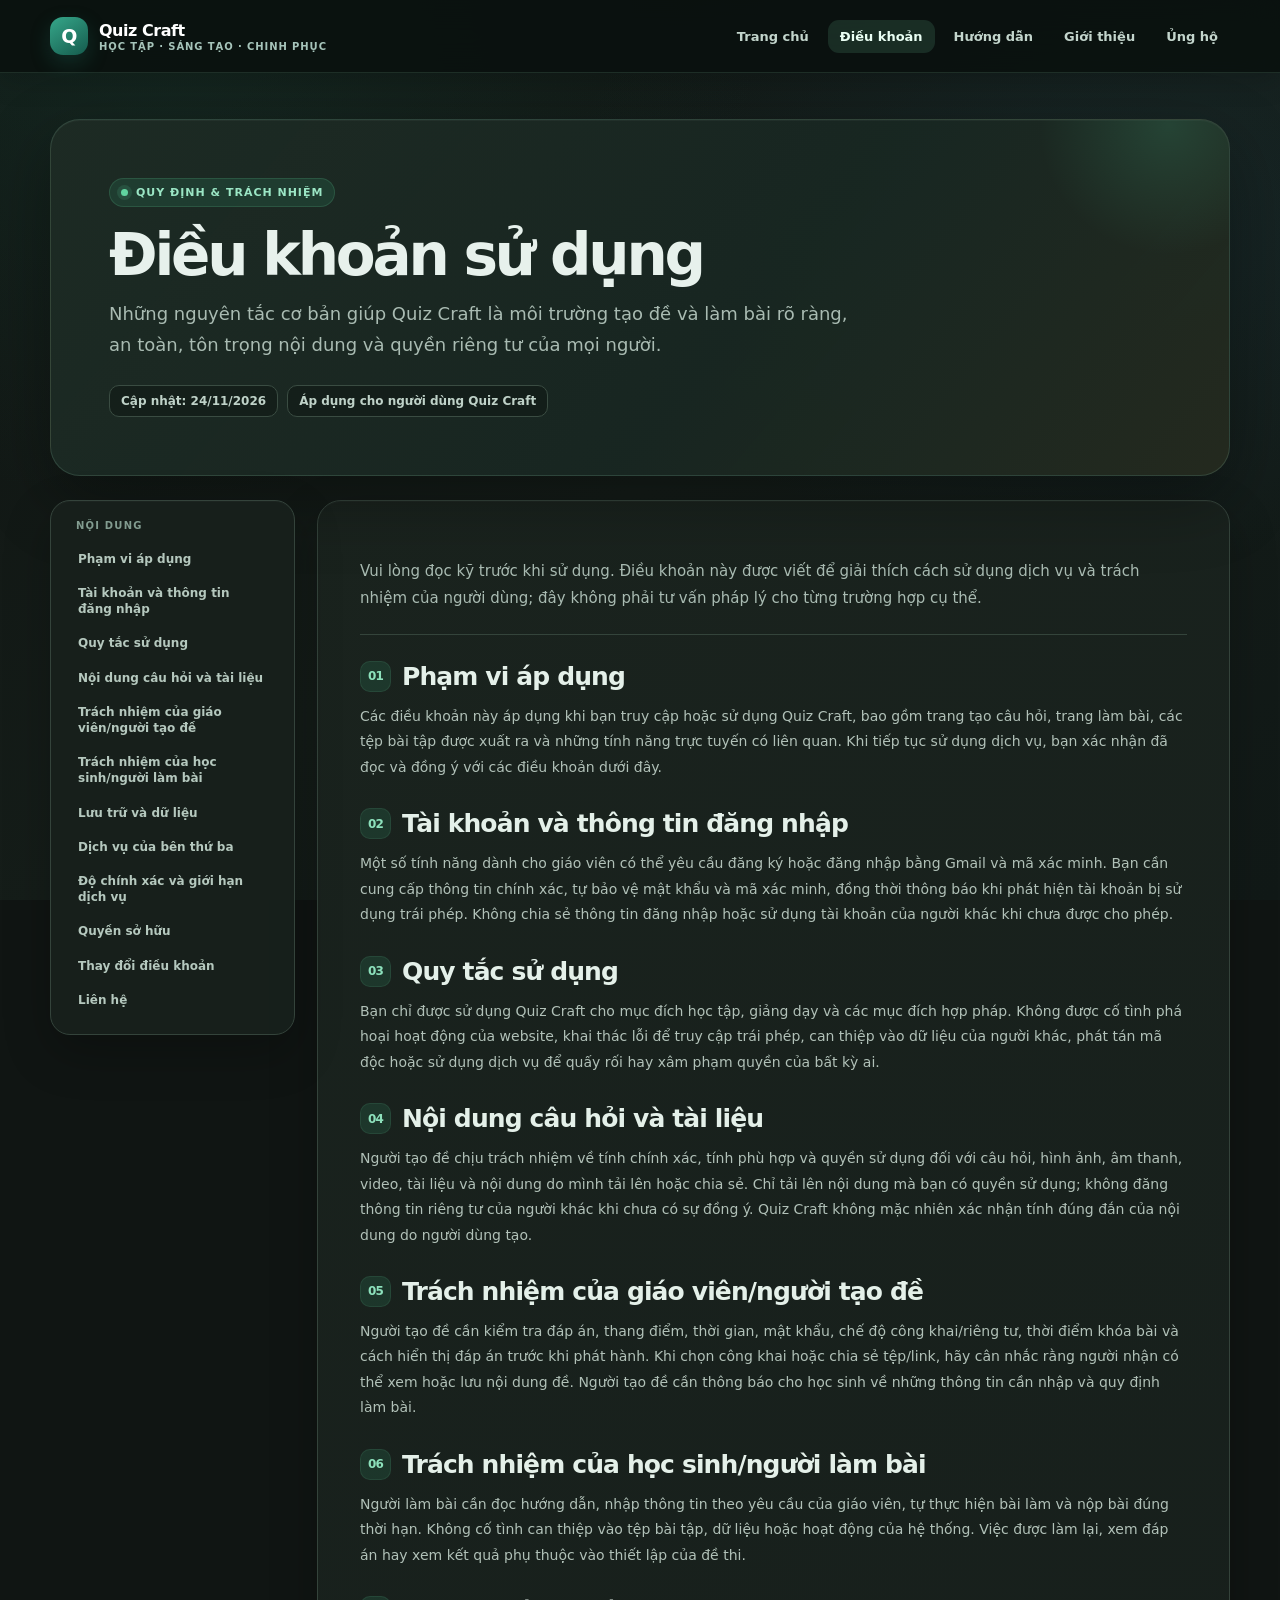
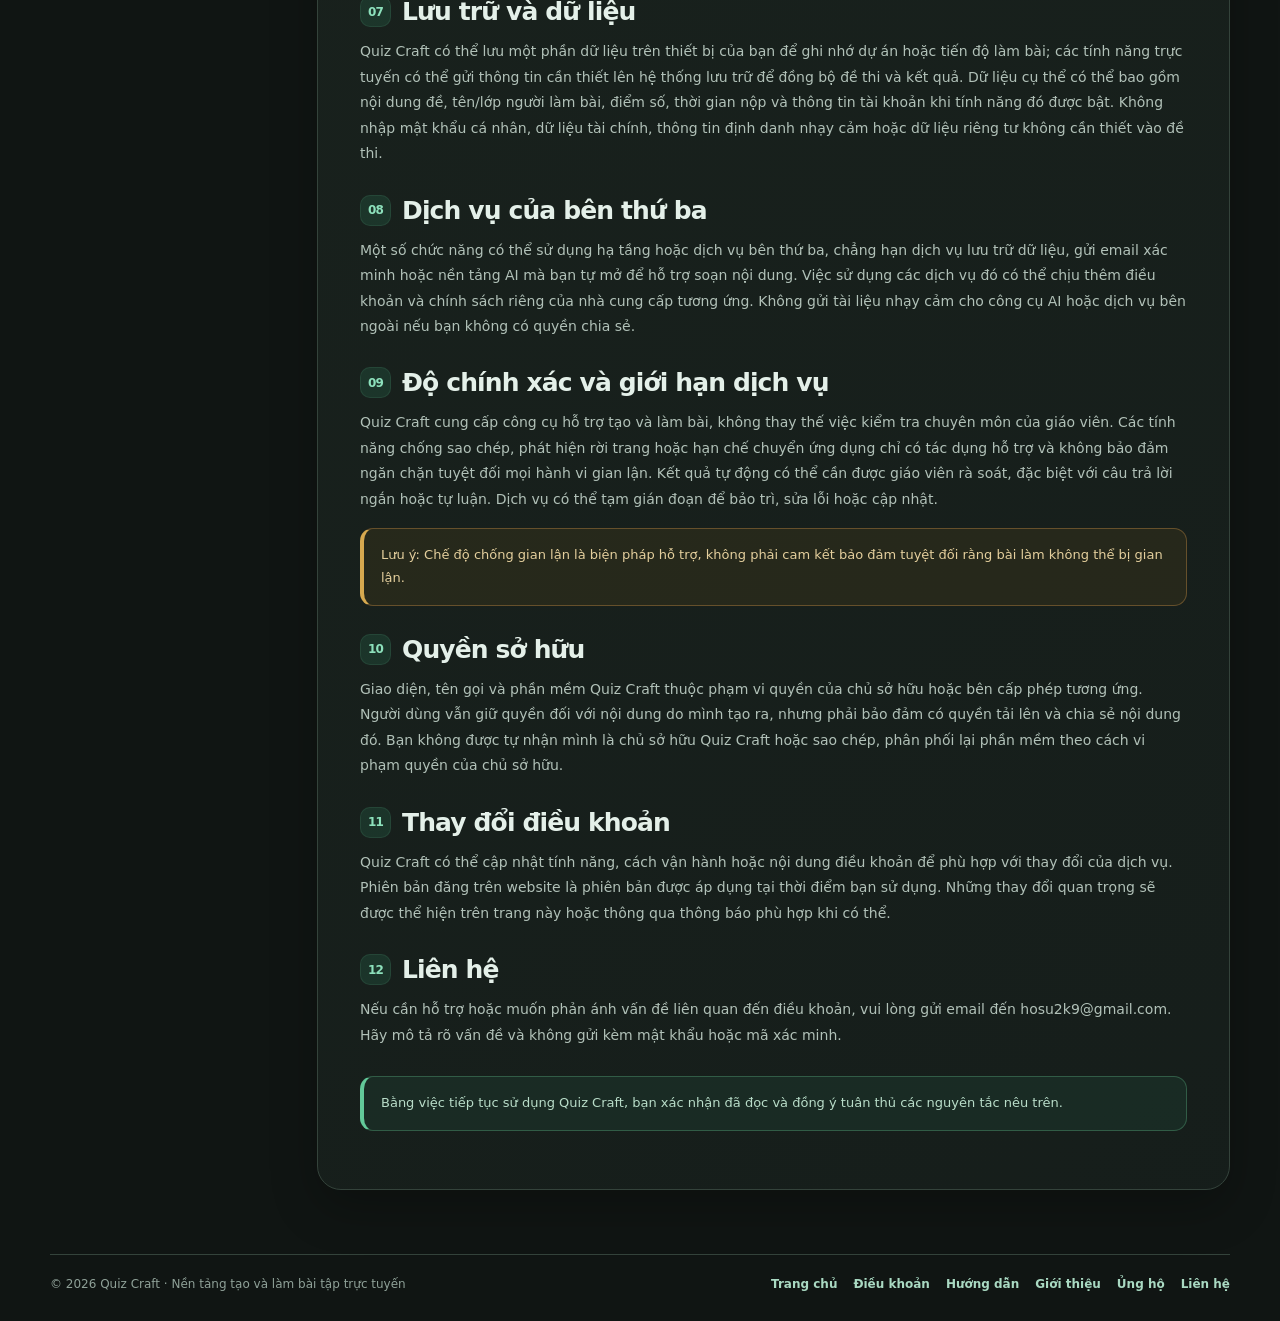
<file: terms.html>
<!doctype html><html lang="vi"><head><link rel="canonical" href="https://hovsu2009.github.io/quiz-craft/terms.html"><meta charset="utf-8"><meta name="viewport" content="width=device-width,initial-scale=1"><meta name="description" content="Điều khoản sử dụng nền tảng Quiz Craft."><meta name="theme-color" content="#101915"><title>Điều khoản sử dụng · Quiz Craft</title><style>
:root{color-scheme:light;--ink:#18302e;--muted:#667974;--paper:#f6faf8;--surface:#fff;--line:#e2ece7;--primary:#1d7a67;--primary-dark:#145b4f;--accent:#e0a93e;--soft:#edf6f2;--shadow:0 20px 55px rgba(33,61,55,.10);--small-shadow:0 8px 24px rgba(33,61,55,.07);--radius:22px;font-family:Inter,ui-sans-serif,system-ui,-apple-system,BlinkMacSystemFont,"Segoe UI",sans-serif}
*{box-sizing:border-box}html{scroll-behavior:smooth;scroll-padding-top:100px}body{margin:0;min-height:100vh;color:var(--ink);background:linear-gradient(125deg,#f7fbf9,#edf8f2,#fff8eb,#eef5ff);background-size:250% 250%;animation:drift 24s ease-in-out infinite;-webkit-font-smoothing:antialiased}a{color:var(--primary);text-decoration:none}a:hover{text-decoration:underline}button{font:inherit}@keyframes drift{0%,100%{background-position:0% 50%}50%{background-position:100% 50%}}
.topbar{position:sticky;top:0;z-index:50;background:rgba(8,15,19,.88);backdrop-filter:blur(18px);border-bottom:1px solid rgba(255,255,255,.09);color:#fff}.topbar-inner{width:min(1180px,calc(100% - 36px));height:72px;margin:auto;display:flex;align-items:center;justify-content:space-between;gap:20px}.brand{display:flex;align-items:center;gap:11px;color:white;font-weight:850;letter-spacing:-.03em}.brand:hover{text-decoration:none}.brand-mark{width:38px;height:38px;border-radius:13px;display:grid;place-items:center;background:linear-gradient(145deg,#36a78a,#155b4d);color:#fff;font-size:19px;box-shadow:0 8px 20px #1d7a6744}.brand small{display:block;color:#a6c4ba;font-size:10px;font-weight:650;letter-spacing:.09em;text-transform:uppercase;margin-top:1px}.nav{display:flex;align-items:center;gap:7px;flex-wrap:wrap}.nav a{color:#d6e4df;font-size:13px;font-weight:700;padding:9px 12px;border-radius:11px;transition:background .2s,color .2s,transform .2s}.nav a:hover,.nav a[aria-current=page]{text-decoration:none;background:rgba(255,255,255,.12);color:white}.nav a:active{transform:scale(.97)}
.wrap{width:min(1180px,calc(100% - 36px));margin:0 auto;padding:46px 0 64px}.hero{position:relative;overflow:hidden;border:1px solid rgba(255,255,255,.8);border-radius:30px;padding:clamp(28px,5vw,58px);background:linear-gradient(125deg,rgba(255,255,255,.94),rgba(240,249,244,.92) 60%,rgba(255,248,232,.94));box-shadow:var(--shadow)}.hero:before{content:"";position:absolute;width:270px;height:270px;border-radius:50%;right:-75px;top:-130px;background:radial-gradient(circle,#bfe8d5aa,transparent 68%);pointer-events:none}.eyebrow{display:inline-flex;align-items:center;gap:8px;padding:7px 11px;border-radius:999px;background:#e6f4ed;color:#17634f;font-size:11px;font-weight:850;letter-spacing:.09em;text-transform:uppercase}.eyebrow:before{content:"";width:7px;height:7px;border-radius:50%;background:#269a70;box-shadow:0 0 0 4px #269a701e}.hero h1{position:relative;max-width:850px;margin:18px 0 12px;font-size:clamp(34px,5.5vw,58px);line-height:1.05;letter-spacing:-.055em}.hero p{position:relative;max-width:760px;margin:0;color:var(--muted);font-size:clamp(15px,1.7vw,18px);line-height:1.75}.hero-meta{display:flex;gap:9px;flex-wrap:wrap;margin-top:24px}.meta-chip{padding:8px 11px;border:1px solid var(--line);border-radius:10px;background:#ffffffb8;color:#536c64;font-size:12px;font-weight:700}
.layout{display:grid;grid-template-columns:245px minmax(0,1fr);gap:22px;align-items:start;margin-top:24px}.side{position:sticky;top:94px;border:1px solid var(--line);border-radius:20px;background:#ffffffd9;box-shadow:var(--small-shadow);padding:17px}.side-label{margin:2px 8px 11px;color:#82918b;font-size:10px;font-weight:850;letter-spacing:.12em;text-transform:uppercase}.side a{display:block;padding:9px 10px;border-radius:10px;color:#52665f;font-size:12px;font-weight:700;line-height:1.35;transition:.18s}.side a:hover{background:var(--soft);color:var(--primary-dark);text-decoration:none;transform:translateX(2px)}.content{min-width:0;border:1px solid rgba(255,255,255,.95);border-radius:24px;background:rgba(255,255,255,.91);box-shadow:var(--shadow);padding:clamp(22px,4vw,42px)}.intro{padding-bottom:22px;border-bottom:1px solid var(--line);margin-bottom:26px;color:var(--muted);font-size:15px;line-height:1.8}.section{scroll-margin-top:100px;margin:28px 0}.section:first-of-type{margin-top:0}.section h2{display:flex;align-items:center;gap:11px;margin:0 0 12px;font-size:clamp(20px,2.5vw,25px);letter-spacing:-.035em}.num{flex:0 0 31px;width:31px;height:31px;display:grid;place-items:center;border-radius:10px;background:#e8f5ee;color:#1d7a67;font-size:12px;font-weight:900}.section h3{margin:20px 0 8px;font-size:16px;letter-spacing:-.015em}.section p,.section li{color:#52665f;font-size:14px;line-height:1.82}.section p{margin:8px 0}.section ul,.section ol{padding-left:21px;margin:9px 0}.section li{padding:3px 0}.note{margin:16px 0;padding:15px 17px;border:1px solid #dceee4;border-left:4px solid #2b9871;border-radius:13px;background:#f2faf5;color:#416157;font-size:13px;line-height:1.75}.warn{border-color:#f1e5c9;border-left-color:#d59a2b;background:#fff9ec;color:#735c2c}.grid2{display:grid;grid-template-columns:repeat(2,minmax(0,1fr));gap:13px;margin:15px 0}.mini-card{padding:16px;border:1px solid var(--line);border-radius:16px;background:linear-gradient(145deg,#fff,#f8fbf9)}.mini-card strong{display:block;margin-bottom:6px;color:#24483e;font-size:14px}.mini-card p{margin:0;font-size:13px}.pill{display:inline-flex;align-items:center;margin:3px 4px 3px 0;padding:5px 9px;border-radius:999px;background:#edf6f2;color:#366957;font-size:11px;font-weight:800}.step{display:grid;grid-template-columns:36px minmax(0,1fr);gap:13px;margin:13px 0;padding:16px;border:1px solid var(--line);border-radius:16px;background:#fff}.step-no{width:34px;height:34px;display:grid;place-items:center;border-radius:11px;background:#1d7a67;color:#fff;font-size:13px;font-weight:900}.step h3{margin:1px 0 5px}.step p{margin:0}.faq details{border:1px solid var(--line);border-radius:13px;background:#fff;margin:9px 0;padding:13px 15px}.faq summary{cursor:pointer;color:#294a40;font-size:13px;font-weight:800}.faq details p{margin:10px 0 2px}.contact-row{display:flex;gap:10px;flex-wrap:wrap;margin-top:13px}.contact-link{display:inline-flex;align-items:center;gap:8px;padding:10px 13px;border:1px solid var(--line);border-radius:12px;background:#fff;color:#315d50;font-size:13px;font-weight:750;transition:.18s}.contact-link:hover{transform:translateY(-2px);box-shadow:var(--small-shadow);text-decoration:none}.footer{width:min(1180px,calc(100% - 36px));margin:0 auto;padding:22px 0 30px;border-top:1px solid #dce7e1;display:flex;justify-content:space-between;gap:14px;flex-wrap:wrap;color:#71817b;font-size:12px}.footer-links{display:flex;gap:16px;flex-wrap:wrap}.footer a{color:#527066;font-weight:700}.toplink{position:fixed;right:20px;bottom:20px;width:42px;height:42px;display:grid;place-items:center;border:1px solid var(--line);border-radius:14px;background:#ffffffed;color:var(--primary);box-shadow:var(--small-shadow);font-weight:900;opacity:0;pointer-events:none;transform:translateY(8px);transition:.2s}.toplink.show{opacity:1;pointer-events:auto;transform:translateY(0)}
@media(max-width:820px){.layout{grid-template-columns:1fr}.side{position:static;display:flex;gap:5px;overflow-x:auto;white-space:nowrap;align-items:center}.side-label{display:none}.side a{flex:0 0 auto}.wrap{padding-top:25px}.hero{border-radius:23px}.content{border-radius:19px}}
@media(max-width:560px){.topbar-inner{width:calc(100% - 24px);height:auto;min-height:66px;align-items:flex-start;padding:12px 0;flex-direction:column;gap:8px}.nav{width:100%;overflow-x:auto;flex-wrap:nowrap;padding-bottom:2px}.nav a{white-space:nowrap;padding:8px 10px}.wrap{width:calc(100% - 22px);padding-bottom:40px}.hero{padding:25px 21px}.hero h1{font-size:36px}.content{padding:20px 17px}.grid2{grid-template-columns:1fr}.footer{width:calc(100% - 24px);font-size:11px}}
@media(prefers-reduced-motion:reduce){*,*:before,*:after{scroll-behavior:auto!important;animation:none!important;transition:none!important}}
@media print{body{background:#fff;animation:none}.topbar,.side,.toplink,.footer-links{display:none!important}.wrap{width:100%;padding:0}.hero,.content{box-shadow:none;border:1px solid #ddd}.layout{display:block}.footer{width:100%}}
</style><style id="quiz-craft-dark-theme">
:root{
  color-scheme:dark;
  --ink:#e7f1ec;
  --muted:#9aada5;
  --paper:#111715;
  --surface:#1a211e;
  --line:#35433c;
  --primary:#79d8b8;
  --primary-dark:#a0ead0;
  --accent:#e6b95c;
  --soft:#202e28;
  --shadow:0 22px 60px rgba(0,0,0,.34);
  --small-shadow:0 10px 28px rgba(0,0,0,.28);
}
html{background:#101513;color-scheme:dark}
body{
  color:var(--ink);
  background:
    radial-gradient(ellipse at 12% 4%,rgba(37,112,88,.18),transparent 38%),
    radial-gradient(ellipse at 88% 24%,rgba(34,85,107,.16),transparent 36%),
    linear-gradient(145deg,#101513 0%,#151d19 52%,#111917 100%);
  background-attachment:fixed;
}
a{color:var(--primary)}
a:hover{color:#b0f1d9}
.topbar{background:rgba(10,16,14,.88);border-bottom-color:rgba(128,190,164,.16);box-shadow:0 8px 28px rgba(0,0,0,.16)}
.nav a{color:#c3d5cc}
.nav a:hover,.nav a[aria-current=page]{background:rgba(111,208,172,.14);color:#eafff4}
.hero{
  border-color:rgba(135,190,163,.19);
  background:linear-gradient(130deg,rgba(30,43,36,.96),rgba(24,39,34,.94) 58%,rgba(38,43,31,.91));
  box-shadow:0 24px 70px rgba(0,0,0,.32),inset 0 1px 0 rgba(255,255,255,.035);
  transition:transform .28s ease,box-shadow .28s ease,border-color .28s ease;
}
.hero:before{background:radial-gradient(circle,rgba(70,177,133,.2),transparent 68%)}
.hero p,.intro{color:#a9bbb2}
.eyebrow{background:rgba(48,139,103,.2);color:#9be6c5;border:1px solid rgba(99,197,150,.18)}
.eyebrow:before{background:#60d5a0;box-shadow:0 0 0 4px rgba(96,213,160,.13)}
.meta-chip{background:rgba(13,22,18,.48);border-color:#3a4c42;color:#bfd2c8}
.layout{align-items:start}
.side,.content{
  background:rgba(24,32,28,.94);
  border-color:#34433b;
  box-shadow:0 18px 48px rgba(0,0,0,.24),inset 0 1px 0 rgba(255,255,255,.025);
}
.side-label{color:#829c90}
.side a{color:#b5c8be}
.side a:hover{background:#263a30;color:#a8f0d0}
.content{background:linear-gradient(145deg,rgba(26,35,30,.97),rgba(22,30,27,.97))}
.intro{border-bottom-color:#34443b}
.section h2{color:#e4f0e9}
.section h3{color:#dcebe3}
.section p,.section li{color:#b1c1b8}
.num{background:rgba(48,139,103,.2);color:#8de1bc;border:1px solid rgba(104,190,149,.12)}
.note{background:rgba(34,76,57,.28);border-color:#315c46;border-left-color:#62c999;color:#b9ddc9}
.warn,.big-note{background:rgba(102,75,29,.2);border-color:#66502b;border-left-color:#d6a94f;color:#e4cf9d}
.mini-card,.support-card,.step,.faq details,.qr-panel{
  background:linear-gradient(145deg,#202a25,#1a231f);
  border-color:#39483f;
  box-shadow:0 8px 24px rgba(0,0,0,.12),inset 0 1px 0 rgba(255,255,255,.025);
  transition:transform .22s ease,border-color .22s ease,box-shadow .22s ease,background .22s ease;
}
.mini-card strong,.support-card h3,.faq summary{color:#dff1e7}
.mini-card p,.support-card p,.step p,.faq details p{color:#adbbb4}
.support-icon{background:rgba(67,145,108,.2);color:#9ce3c1}
.copy-link-button{appearance:none;-webkit-appearance:none;font:inherit;cursor:pointer}
.copy-link-button:active{transform:translateY(0) scale(.98)}
.support-cta,.contact-link,.qr-button{
  background:#202d26;
  color:#a8e9cc;
  border-color:#3d5949;
  box-shadow:0 4px 13px rgba(0,0,0,.12);
  transition:transform .2s ease,box-shadow .2s ease,border-color .2s ease,background .2s ease,color .2s ease;
}
.support-cta:hover,.contact-link:hover,.qr-button:hover{
  color:#eafff4;
  background:#294236;
  border-color:#65b88f;
  box-shadow:0 12px 28px rgba(0,0,0,.3),0 0 0 1px rgba(101,184,143,.09);
  transform:translateY(-3px);
  text-decoration:none;
}
.qr-panel h3{color:#e0eee6}
.qr-panel p{color:#9eb2a7}
.qr-preview{background:#151d19;border-color:#465a4d;box-shadow:inset 0 2px 12px rgba(0,0,0,.2)}
.qr-preview img{background:#fff;box-shadow:0 12px 30px rgba(0,0,0,.3)}
.qr-button.secondary{background:#202d26;color:#b2ead0}
.qr-button.primary{background:linear-gradient(135deg,#238866,#176b56);border-color:#3ca47d;color:#fff}
.qr-button.primary:hover{background:linear-gradient(135deg,#2b9a75,#1e7d62)}
.footer{border-top-color:#34433b;color:#8fa198}
.footer a{color:#a9d9c2}
.toplink{background:#202b25;border-color:#405247;color:#9ce7c3;box-shadow:0 10px 26px rgba(0,0,0,.32)}
.toplink:hover{background:#2a4034;box-shadow:0 14px 30px rgba(0,0,0,.4)}
.hero:hover{transform:translateY(-2px);border-color:rgba(117,213,170,.35);box-shadow:0 30px 78px rgba(0,0,0,.4),0 0 0 1px rgba(117,213,170,.045)}
.side,.content{transition:border-color .25s ease,box-shadow .25s ease}
.side:hover,.content:hover{border-color:#42574a;box-shadow:0 22px 58px rgba(0,0,0,.3),inset 0 1px 0 rgba(255,255,255,.025)}
.support-card:hover,.mini-card:hover,.step:hover,.faq details:hover,.qr-panel:hover{transform:translateY(-3px);border-color:#527660;box-shadow:0 16px 34px rgba(0,0,0,.27),0 0 0 1px rgba(107,194,147,.06)}
.nav a,.side a,.contact-link,.support-cta,.qr-button,.toplink,.meta-chip{transition:all .2s ease}
:focus-visible{outline:2px solid #79d8b8;outline-offset:3px}
@media(prefers-reduced-motion:reduce){.hero,.side,.content,.support-card,.mini-card,.step,.faq details,.qr-panel,.support-cta,.contact-link,.qr-button{transition:none!important}.hero:hover,.support-card:hover,.mini-card:hover,.step:hover,.faq details:hover,.qr-panel:hover{transform:none}}
@media print{body{background:#fff;color:#111}.hero,.side,.content,.support-card,.qr-panel{background:#fff;color:#111;box-shadow:none}.hero p,.intro,.section p,.section li{color:#333}}
</style>
</head><body id="top"><header class="topbar"><div class="topbar-inner"><a class="brand" href="index.html" aria-label="Quiz Craft - Trang chủ"><span class="brand-mark">Q</span><span>Quiz Craft<small>Học tập · Sáng tạo · Chinh phục</small></span></a><nav class="nav" aria-label="Điều hướng"><a href="index.html">Trang chủ</a><a href="terms.html" aria-current="page">Điều khoản</a><a href="guide.html" >Hướng dẫn</a><a href="about.html" >Giới thiệu</a><a href="support.html" rel="noopener noreferrer">Ủng hộ</a></nav></div></header><main class="wrap"><section class="hero"><span class="eyebrow">Quy định & trách nhiệm</span><h1>Điều khoản sử dụng</h1><p>Những nguyên tắc cơ bản giúp Quiz Craft là môi trường tạo đề và làm bài rõ ràng, an toàn, tôn trọng nội dung và quyền riêng tư của mọi người.</p><div class="hero-meta"><span class="meta-chip">Cập nhật: 24/11/2026</span><span class="meta-chip">Áp dụng cho người dùng Quiz Craft</span></div></section><div class="layout"><aside class="side"><div class="side-label">Nội dung</div><a href="#pham-vi">Phạm vi áp dụng</a><a href="#tai-khoan">Tài khoản và thông tin đăng nhập</a><a href="#su-dung">Quy tắc sử dụng</a><a href="#noi-dung">Nội dung câu hỏi và tài liệu</a><a href="#giao-vien">Trách nhiệm của giáo viên/người tạo đề</a><a href="#hoc-sinh">Trách nhiệm của học sinh/người làm bài</a><a href="#du-lieu">Lưu trữ và dữ liệu</a><a href="#ben-thu-ba">Dịch vụ của bên thứ ba</a><a href="#gioi-han">Độ chính xác và giới hạn dịch vụ</a><a href="#quyen-so-huu">Quyền sở hữu</a><a href="#cap-nhat">Thay đổi điều khoản</a><a href="#lien-he">Liên hệ</a></aside><article class="content"><p class="intro">Vui lòng đọc kỹ trước khi sử dụng. Điều khoản này được viết để giải thích cách sử dụng dịch vụ và trách nhiệm của người dùng; đây không phải tư vấn pháp lý cho từng trường hợp cụ thể.</p><section class="section" id="pham-vi"><h2><span class="num">01</span>Phạm vi áp dụng</h2><p>Các điều khoản này áp dụng khi bạn truy cập hoặc sử dụng Quiz Craft, bao gồm trang tạo câu hỏi, trang làm bài, các tệp bài tập được xuất ra và những tính năng trực tuyến có liên quan. Khi tiếp tục sử dụng dịch vụ, bạn xác nhận đã đọc và đồng ý với các điều khoản dưới đây.</p></section><section class="section" id="tai-khoan"><h2><span class="num">02</span>Tài khoản và thông tin đăng nhập</h2><p>Một số tính năng dành cho giáo viên có thể yêu cầu đăng ký hoặc đăng nhập bằng Gmail và mã xác minh. Bạn cần cung cấp thông tin chính xác, tự bảo vệ mật khẩu và mã xác minh, đồng thời thông báo khi phát hiện tài khoản bị sử dụng trái phép. Không chia sẻ thông tin đăng nhập hoặc sử dụng tài khoản của người khác khi chưa được cho phép.</p></section><section class="section" id="su-dung"><h2><span class="num">03</span>Quy tắc sử dụng</h2><p>Bạn chỉ được sử dụng Quiz Craft cho mục đích học tập, giảng dạy và các mục đích hợp pháp. Không được cố tình phá hoại hoạt động của website, khai thác lỗi để truy cập trái phép, can thiệp vào dữ liệu của người khác, phát tán mã độc hoặc sử dụng dịch vụ để quấy rối hay xâm phạm quyền của bất kỳ ai.</p></section><section class="section" id="noi-dung"><h2><span class="num">04</span>Nội dung câu hỏi và tài liệu</h2><p>Người tạo đề chịu trách nhiệm về tính chính xác, tính phù hợp và quyền sử dụng đối với câu hỏi, hình ảnh, âm thanh, video, tài liệu và nội dung do mình tải lên hoặc chia sẻ. Chỉ tải lên nội dung mà bạn có quyền sử dụng; không đăng thông tin riêng tư của người khác khi chưa có sự đồng ý. Quiz Craft không mặc nhiên xác nhận tính đúng đắn của nội dung do người dùng tạo.</p></section><section class="section" id="giao-vien"><h2><span class="num">05</span>Trách nhiệm của giáo viên/người tạo đề</h2><p>Người tạo đề cần kiểm tra đáp án, thang điểm, thời gian, mật khẩu, chế độ công khai/riêng tư, thời điểm khóa bài và cách hiển thị đáp án trước khi phát hành. Khi chọn công khai hoặc chia sẻ tệp/link, hãy cân nhắc rằng người nhận có thể xem hoặc lưu nội dung đề. Người tạo đề cần thông báo cho học sinh về những thông tin cần nhập và quy định làm bài.</p></section><section class="section" id="hoc-sinh"><h2><span class="num">06</span>Trách nhiệm của học sinh/người làm bài</h2><p>Người làm bài cần đọc hướng dẫn, nhập thông tin theo yêu cầu của giáo viên, tự thực hiện bài làm và nộp bài đúng thời hạn. Không cố tình can thiệp vào tệp bài tập, dữ liệu hoặc hoạt động của hệ thống. Việc được làm lại, xem đáp án hay xem kết quả phụ thuộc vào thiết lập của đề thi.</p></section><section class="section" id="du-lieu"><h2><span class="num">07</span>Lưu trữ và dữ liệu</h2><p>Quiz Craft có thể lưu một phần dữ liệu trên thiết bị của bạn để ghi nhớ dự án hoặc tiến độ làm bài; các tính năng trực tuyến có thể gửi thông tin cần thiết lên hệ thống lưu trữ để đồng bộ đề thi và kết quả. Dữ liệu cụ thể có thể bao gồm nội dung đề, tên/lớp người làm bài, điểm số, thời gian nộp và thông tin tài khoản khi tính năng đó được bật. Không nhập mật khẩu cá nhân, dữ liệu tài chính, thông tin định danh nhạy cảm hoặc dữ liệu riêng tư không cần thiết vào đề thi.</p></section><section class="section" id="ben-thu-ba"><h2><span class="num">08</span>Dịch vụ của bên thứ ba</h2><p>Một số chức năng có thể sử dụng hạ tầng hoặc dịch vụ bên thứ ba, chẳng hạn dịch vụ lưu trữ dữ liệu, gửi email xác minh hoặc nền tảng AI mà bạn tự mở để hỗ trợ soạn nội dung. Việc sử dụng các dịch vụ đó có thể chịu thêm điều khoản và chính sách riêng của nhà cung cấp tương ứng. Không gửi tài liệu nhạy cảm cho công cụ AI hoặc dịch vụ bên ngoài nếu bạn không có quyền chia sẻ.</p></section><section class="section" id="gioi-han"><h2><span class="num">09</span>Độ chính xác và giới hạn dịch vụ</h2><p>Quiz Craft cung cấp công cụ hỗ trợ tạo và làm bài, không thay thế việc kiểm tra chuyên môn của giáo viên. Các tính năng chống sao chép, phát hiện rời trang hoặc hạn chế chuyển ứng dụng chỉ có tác dụng hỗ trợ và không bảo đảm ngăn chặn tuyệt đối mọi hành vi gian lận. Kết quả tự động có thể cần được giáo viên rà soát, đặc biệt với câu trả lời ngắn hoặc tự luận. Dịch vụ có thể tạm gián đoạn để bảo trì, sửa lỗi hoặc cập nhật.</p><div class="note warn">Lưu ý: Chế độ chống gian lận là biện pháp hỗ trợ, không phải cam kết bảo đảm tuyệt đối rằng bài làm không thể bị gian lận.</div></section><section class="section" id="quyen-so-huu"><h2><span class="num">10</span>Quyền sở hữu</h2><p>Giao diện, tên gọi và phần mềm Quiz Craft thuộc phạm vi quyền của chủ sở hữu hoặc bên cấp phép tương ứng. Người dùng vẫn giữ quyền đối với nội dung do mình tạo ra, nhưng phải bảo đảm có quyền tải lên và chia sẻ nội dung đó. Bạn không được tự nhận mình là chủ sở hữu Quiz Craft hoặc sao chép, phân phối lại phần mềm theo cách vi phạm quyền của chủ sở hữu.</p></section><section class="section" id="cap-nhat"><h2><span class="num">11</span>Thay đổi điều khoản</h2><p>Quiz Craft có thể cập nhật tính năng, cách vận hành hoặc nội dung điều khoản để phù hợp với thay đổi của dịch vụ. Phiên bản đăng trên website là phiên bản được áp dụng tại thời điểm bạn sử dụng. Những thay đổi quan trọng sẽ được thể hiện trên trang này hoặc thông qua thông báo phù hợp khi có thể.</p></section><section class="section" id="lien-he"><h2><span class="num">12</span>Liên hệ</h2><p>Nếu cần hỗ trợ hoặc muốn phản ánh vấn đề liên quan đến điều khoản, vui lòng gửi email đến hosu2k9@gmail.com. Hãy mô tả rõ vấn đề và không gửi kèm mật khẩu hoặc mã xác minh.</p></section><div class="note">Bằng việc tiếp tục sử dụng Quiz Craft, bạn xác nhận đã đọc và đồng ý tuân thủ các nguyên tắc nêu trên.</div></article></div></main><footer class="footer"><span>© 2026 Quiz Craft · Nền tảng tạo và làm bài tập trực tuyến</span><span class="footer-links"><a href="index.html">Trang chủ</a><a href="terms.html">Điều khoản</a><a href="guide.html">Hướng dẫn</a><a href="about.html">Giới thiệu</a><a href="support.html" rel="noopener noreferrer">Ủng hộ</a><a href="mailto:hosu2k9@gmail.com">Liên hệ</a></span></footer><a class="toplink" href="#top" aria-label="Lên đầu trang">↑</a><script>
(()=>{const b=document.querySelector('.toplink');if(!b)return;const update=()=>b.classList.toggle('show',window.scrollY>420);window.addEventListener('scroll',update,{passive:true});update();})();
</script></body></html>
</file>
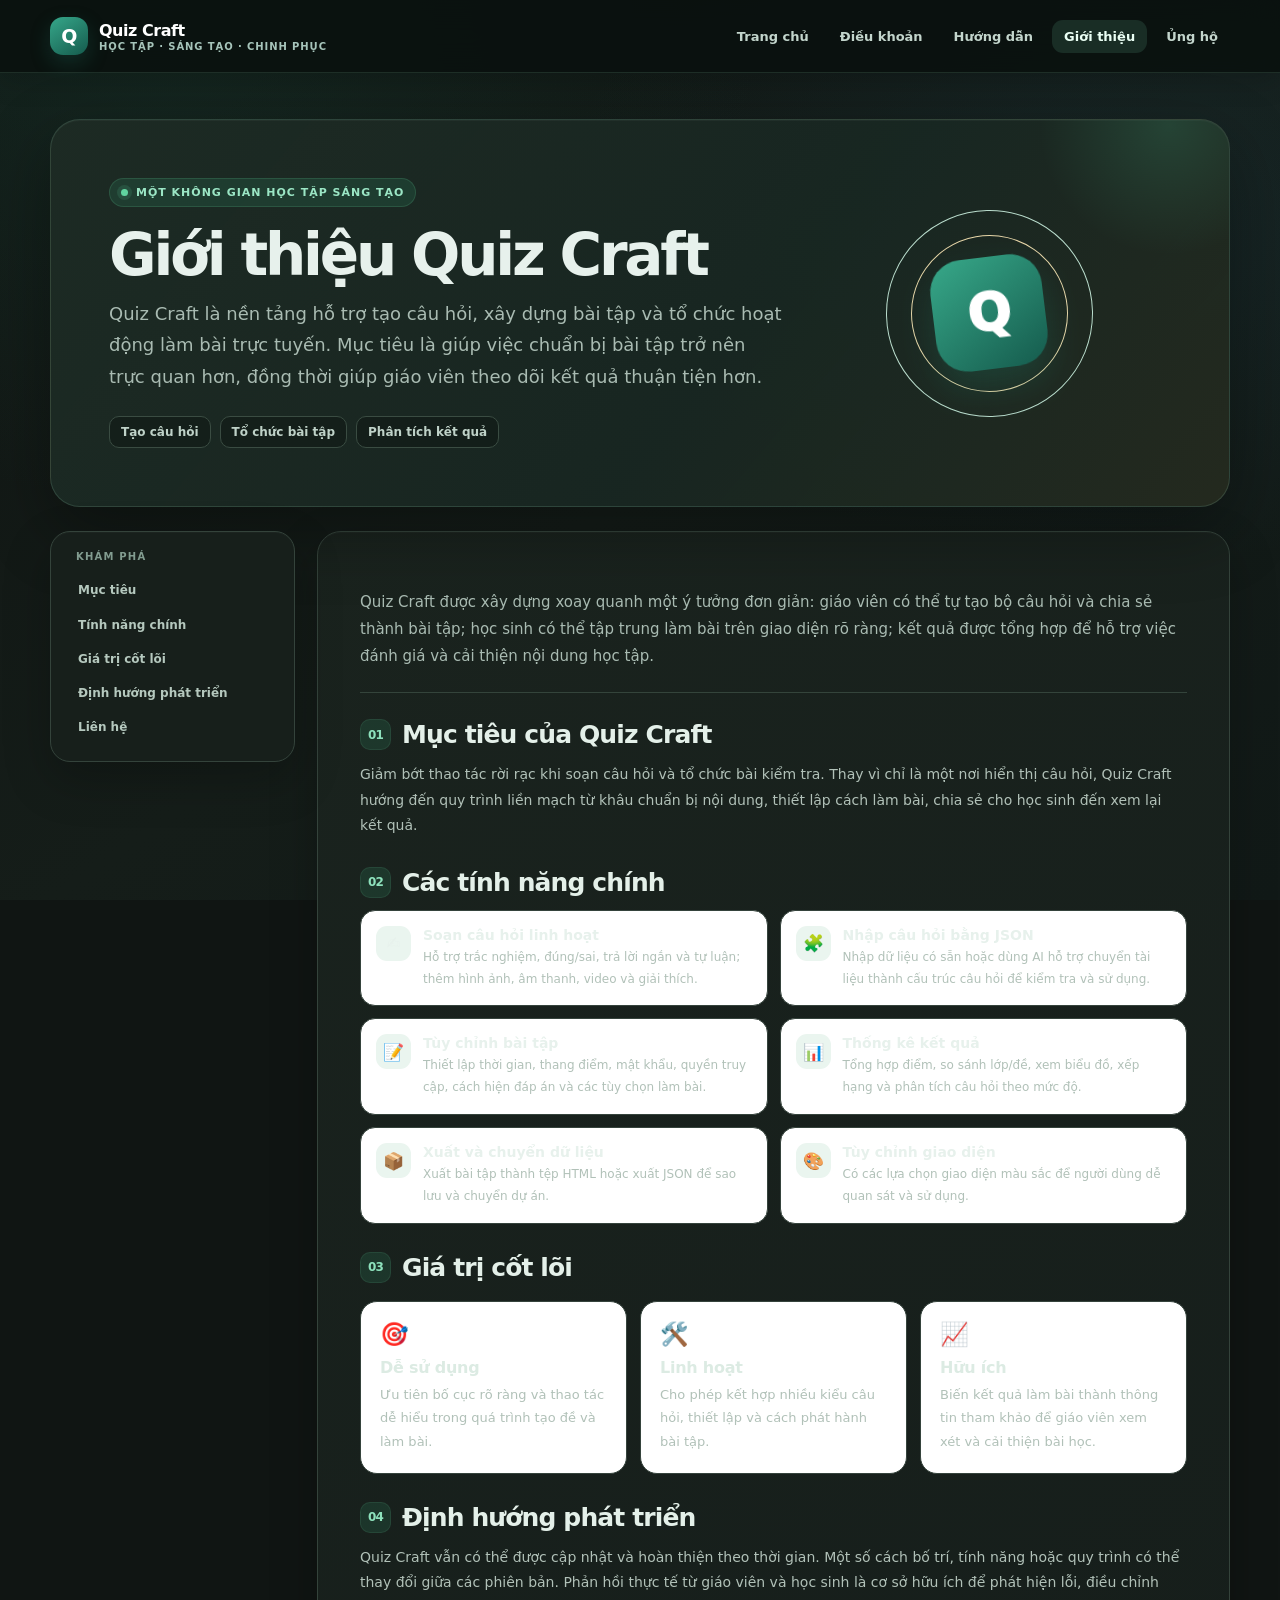
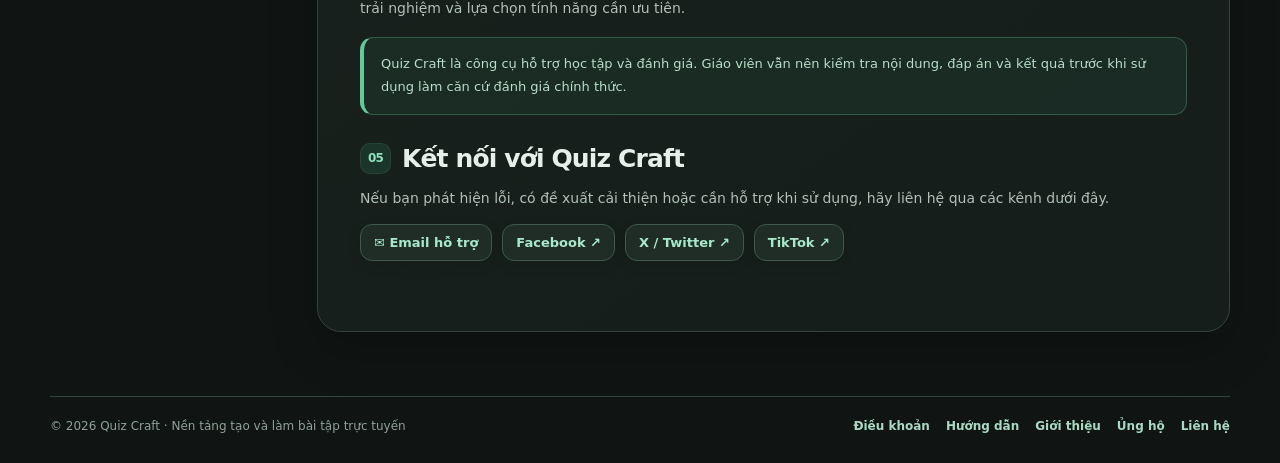
<file: Quiz-craft/about.html>
<!doctype html><html lang="vi"><head><meta charset="utf-8"><meta name="viewport" content="width=device-width,initial-scale=1"><meta name="description" content="Giới thiệu về Quiz Craft, nền tảng tạo và làm bài tập trực tuyến."><meta name="theme-color" content="#101915"><title>Giới thiệu · Quiz Craft</title><style>
:root{color-scheme:light;--ink:#18302e;--muted:#667974;--paper:#f6faf8;--surface:#fff;--line:#e2ece7;--primary:#1d7a67;--primary-dark:#145b4f;--accent:#e0a93e;--soft:#edf6f2;--shadow:0 20px 55px rgba(33,61,55,.10);--small-shadow:0 8px 24px rgba(33,61,55,.07);--radius:22px;font-family:Inter,ui-sans-serif,system-ui,-apple-system,BlinkMacSystemFont,"Segoe UI",sans-serif}
*{box-sizing:border-box}html{scroll-behavior:smooth;scroll-padding-top:100px}body{margin:0;min-height:100vh;color:var(--ink);background:linear-gradient(125deg,#f7fbf9,#edf8f2,#fff8eb,#eef5ff);background-size:250% 250%;animation:drift 24s ease-in-out infinite;-webkit-font-smoothing:antialiased}a{color:var(--primary);text-decoration:none}a:hover{text-decoration:underline}button{font:inherit}@keyframes drift{0%,100%{background-position:0% 50%}50%{background-position:100% 50%}}
.topbar{position:sticky;top:0;z-index:50;background:rgba(8,15,19,.88);backdrop-filter:blur(18px);border-bottom:1px solid rgba(255,255,255,.09);color:#fff}.topbar-inner{width:min(1180px,calc(100% - 36px));height:72px;margin:auto;display:flex;align-items:center;justify-content:space-between;gap:20px}.brand{display:flex;align-items:center;gap:11px;color:white;font-weight:850;letter-spacing:-.03em}.brand:hover{text-decoration:none}.brand-mark{width:38px;height:38px;border-radius:13px;display:grid;place-items:center;background:linear-gradient(145deg,#36a78a,#155b4d);color:#fff;font-size:19px;box-shadow:0 8px 20px #1d7a6744}.brand small{display:block;color:#a6c4ba;font-size:10px;font-weight:650;letter-spacing:.09em;text-transform:uppercase;margin-top:1px}.nav{display:flex;align-items:center;gap:7px;flex-wrap:wrap}.nav a{color:#d6e4df;font-size:13px;font-weight:700;padding:9px 12px;border-radius:11px;transition:background .2s,color .2s,transform .2s}.nav a:hover,.nav a[aria-current=page]{text-decoration:none;background:rgba(255,255,255,.12);color:white}.nav a:active{transform:scale(.97)}
.wrap{width:min(1180px,calc(100% - 36px));margin:0 auto;padding:46px 0 64px}.hero{position:relative;overflow:hidden;border:1px solid rgba(255,255,255,.8);border-radius:30px;padding:clamp(28px,5vw,58px);background:linear-gradient(125deg,rgba(255,255,255,.94),rgba(240,249,244,.92) 60%,rgba(255,248,232,.94));box-shadow:var(--shadow)}.hero:before{content:"";position:absolute;width:270px;height:270px;border-radius:50%;right:-75px;top:-130px;background:radial-gradient(circle,#bfe8d5aa,transparent 68%);pointer-events:none}.eyebrow{display:inline-flex;align-items:center;gap:8px;padding:7px 11px;border-radius:999px;background:#e6f4ed;color:#17634f;font-size:11px;font-weight:850;letter-spacing:.09em;text-transform:uppercase}.eyebrow:before{content:"";width:7px;height:7px;border-radius:50%;background:#269a70;box-shadow:0 0 0 4px #269a701e}.hero h1{position:relative;max-width:850px;margin:18px 0 12px;font-size:clamp(34px,5.5vw,58px);line-height:1.05;letter-spacing:-.055em}.hero p{position:relative;max-width:760px;margin:0;color:var(--muted);font-size:clamp(15px,1.7vw,18px);line-height:1.75}.hero-meta{display:flex;gap:9px;flex-wrap:wrap;margin-top:24px}.meta-chip{padding:8px 11px;border:1px solid var(--line);border-radius:10px;background:#ffffffb8;color:#536c64;font-size:12px;font-weight:700}
.layout{display:grid;grid-template-columns:245px minmax(0,1fr);gap:22px;align-items:start;margin-top:24px}.side{position:sticky;top:94px;border:1px solid var(--line);border-radius:20px;background:#ffffffd9;box-shadow:var(--small-shadow);padding:17px}.side-label{margin:2px 8px 11px;color:#82918b;font-size:10px;font-weight:850;letter-spacing:.12em;text-transform:uppercase}.side a{display:block;padding:9px 10px;border-radius:10px;color:#52665f;font-size:12px;font-weight:700;line-height:1.35;transition:.18s}.side a:hover{background:var(--soft);color:var(--primary-dark);text-decoration:none;transform:translateX(2px)}.content{min-width:0;border:1px solid rgba(255,255,255,.95);border-radius:24px;background:rgba(255,255,255,.91);box-shadow:var(--shadow);padding:clamp(22px,4vw,42px)}.intro{padding-bottom:22px;border-bottom:1px solid var(--line);margin-bottom:26px;color:var(--muted);font-size:15px;line-height:1.8}.section{scroll-margin-top:100px;margin:28px 0}.section:first-of-type{margin-top:0}.section h2{display:flex;align-items:center;gap:11px;margin:0 0 12px;font-size:clamp(20px,2.5vw,25px);letter-spacing:-.035em}.num{flex:0 0 31px;width:31px;height:31px;display:grid;place-items:center;border-radius:10px;background:#e8f5ee;color:#1d7a67;font-size:12px;font-weight:900}.section h3{margin:20px 0 8px;font-size:16px;letter-spacing:-.015em}.section p,.section li{color:#52665f;font-size:14px;line-height:1.82}.section p{margin:8px 0}.section ul,.section ol{padding-left:21px;margin:9px 0}.section li{padding:3px 0}.note{margin:16px 0;padding:15px 17px;border:1px solid #dceee4;border-left:4px solid #2b9871;border-radius:13px;background:#f2faf5;color:#416157;font-size:13px;line-height:1.75}.warn{border-color:#f1e5c9;border-left-color:#d59a2b;background:#fff9ec;color:#735c2c}.grid2{display:grid;grid-template-columns:repeat(2,minmax(0,1fr));gap:13px;margin:15px 0}.mini-card{padding:16px;border:1px solid var(--line);border-radius:16px;background:linear-gradient(145deg,#fff,#f8fbf9)}.mini-card strong{display:block;margin-bottom:6px;color:#24483e;font-size:14px}.mini-card p{margin:0;font-size:13px}.pill{display:inline-flex;align-items:center;margin:3px 4px 3px 0;padding:5px 9px;border-radius:999px;background:#edf6f2;color:#366957;font-size:11px;font-weight:800}.step{display:grid;grid-template-columns:36px minmax(0,1fr);gap:13px;margin:13px 0;padding:16px;border:1px solid var(--line);border-radius:16px;background:#fff}.step-no{width:34px;height:34px;display:grid;place-items:center;border-radius:11px;background:#1d7a67;color:#fff;font-size:13px;font-weight:900}.step h3{margin:1px 0 5px}.step p{margin:0}.faq details{border:1px solid var(--line);border-radius:13px;background:#fff;margin:9px 0;padding:13px 15px}.faq summary{cursor:pointer;color:#294a40;font-size:13px;font-weight:800}.faq details p{margin:10px 0 2px}.contact-row{display:flex;gap:10px;flex-wrap:wrap;margin-top:13px}.contact-link{display:inline-flex;align-items:center;gap:8px;padding:10px 13px;border:1px solid var(--line);border-radius:12px;background:#fff;color:#315d50;font-size:13px;font-weight:750;transition:.18s}.contact-link:hover{transform:translateY(-2px);box-shadow:var(--small-shadow);text-decoration:none}.footer{width:min(1180px,calc(100% - 36px));margin:0 auto;padding:22px 0 30px;border-top:1px solid #dce7e1;display:flex;justify-content:space-between;gap:14px;flex-wrap:wrap;color:#71817b;font-size:12px}.footer-links{display:flex;gap:16px;flex-wrap:wrap}.footer a{color:#527066;font-weight:700}.toplink{position:fixed;right:20px;bottom:20px;width:42px;height:42px;display:grid;place-items:center;border:1px solid var(--line);border-radius:14px;background:#ffffffed;color:var(--primary);box-shadow:var(--small-shadow);font-weight:900;opacity:0;pointer-events:none;transform:translateY(8px);transition:.2s}.toplink.show{opacity:1;pointer-events:auto;transform:translateY(0)}
@media(max-width:820px){.layout{grid-template-columns:1fr}.side{position:static;display:flex;gap:5px;overflow-x:auto;white-space:nowrap;align-items:center}.side-label{display:none}.side a{flex:0 0 auto}.wrap{padding-top:25px}.hero{border-radius:23px}.content{border-radius:19px}}
@media(max-width:560px){.topbar-inner{width:calc(100% - 24px);height:auto;min-height:66px;align-items:flex-start;padding:12px 0;flex-direction:column;gap:8px}.nav{width:100%;overflow-x:auto;flex-wrap:nowrap;padding-bottom:2px}.nav a{white-space:nowrap;padding:8px 10px}.wrap{width:calc(100% - 22px);padding-bottom:40px}.hero{padding:25px 21px}.hero h1{font-size:36px}.content{padding:20px 17px}.grid2{grid-template-columns:1fr}.footer{width:calc(100% - 24px);font-size:11px}}
@media(prefers-reduced-motion:reduce){*,*:before,*:after{scroll-behavior:auto!important;animation:none!important;transition:none!important}}
@media print{body{background:#fff;animation:none}.topbar,.side,.toplink,.footer-links{display:none!important}.wrap{width:100%;padding:0}.hero,.content{box-shadow:none;border:1px solid #ddd}.layout{display:block}.footer{width:100%}}
</style><style>.about-hero{display:grid;grid-template-columns:minmax(0,1.3fr) minmax(210px,.7fr);gap:24px;align-items:center}.orbit{min-height:220px;display:grid;place-items:center;position:relative}.orbit:before,.orbit:after{content:"";position:absolute;border:1px solid #b9dccc;border-radius:50%;width:205px;height:205px;transform:rotate(-23deg)}.orbit:after{width:155px;height:155px;transform:rotate(35deg);border-color:#e7d6a8}.orbit-core{position:relative;z-index:1;width:112px;height:112px;border-radius:32px;display:grid;place-items:center;background:linear-gradient(145deg,#37a889,#155b4d);color:#fff;font-size:51px;font-weight:950;box-shadow:0 18px 35px #1d7a6744;transform:rotate(-7deg)}.value-grid{display:grid;grid-template-columns:repeat(3,minmax(0,1fr));gap:13px;margin:18px 0}.value{padding:19px;border:1px solid var(--line);border-radius:17px;background:#fff}.value .emoji{font-size:23px}.value h3{margin:10px 0 6px}.value p{font-size:13px;margin:0}.feature-list{display:grid;grid-template-columns:repeat(2,minmax(0,1fr));gap:12px}.feature{display:flex;gap:12px;padding:15px;border:1px solid var(--line);border-radius:15px;background:#fff}.feature-icon{flex:0 0 35px;height:35px;display:grid;place-items:center;border-radius:11px;background:#eaf5ef;font-size:17px}.feature strong{display:block;margin:1px 0 4px;font-size:14px}.feature p{font-size:12px;margin:0}@media(max-width:700px){.about-hero{grid-template-columns:1fr}.orbit{min-height:170px}.orbit:before{width:165px;height:165px}.orbit:after{width:125px;height:125px}.orbit-core{width:90px;height:90px;border-radius:26px;font-size:42px}.value-grid{grid-template-columns:1fr}.feature-list{grid-template-columns:1fr}}</style><style id="quiz-craft-dark-theme">
:root{
  color-scheme:dark;
  --ink:#e7f1ec;
  --muted:#9aada5;
  --paper:#111715;
  --surface:#1a211e;
  --line:#35433c;
  --primary:#79d8b8;
  --primary-dark:#a0ead0;
  --accent:#e6b95c;
  --soft:#202e28;
  --shadow:0 22px 60px rgba(0,0,0,.34);
  --small-shadow:0 10px 28px rgba(0,0,0,.28);
}
html{background:#101513;color-scheme:dark}
body{
  color:var(--ink);
  background:
    radial-gradient(ellipse at 12% 4%,rgba(37,112,88,.18),transparent 38%),
    radial-gradient(ellipse at 88% 24%,rgba(34,85,107,.16),transparent 36%),
    linear-gradient(145deg,#101513 0%,#151d19 52%,#111917 100%);
  background-attachment:fixed;
}
a{color:var(--primary)}
a:hover{color:#b0f1d9}
.topbar{background:rgba(10,16,14,.88);border-bottom-color:rgba(128,190,164,.16);box-shadow:0 8px 28px rgba(0,0,0,.16)}
.nav a{color:#c3d5cc}
.nav a:hover,.nav a[aria-current=page]{background:rgba(111,208,172,.14);color:#eafff4}
.hero{
  border-color:rgba(135,190,163,.19);
  background:linear-gradient(130deg,rgba(30,43,36,.96),rgba(24,39,34,.94) 58%,rgba(38,43,31,.91));
  box-shadow:0 24px 70px rgba(0,0,0,.32),inset 0 1px 0 rgba(255,255,255,.035);
  transition:transform .28s ease,box-shadow .28s ease,border-color .28s ease;
}
.hero:before{background:radial-gradient(circle,rgba(70,177,133,.2),transparent 68%)}
.hero p,.intro{color:#a9bbb2}
.eyebrow{background:rgba(48,139,103,.2);color:#9be6c5;border:1px solid rgba(99,197,150,.18)}
.eyebrow:before{background:#60d5a0;box-shadow:0 0 0 4px rgba(96,213,160,.13)}
.meta-chip{background:rgba(13,22,18,.48);border-color:#3a4c42;color:#bfd2c8}
.layout{align-items:start}
.side,.content{
  background:rgba(24,32,28,.94);
  border-color:#34433b;
  box-shadow:0 18px 48px rgba(0,0,0,.24),inset 0 1px 0 rgba(255,255,255,.025);
}
.side-label{color:#829c90}
.side a{color:#b5c8be}
.side a:hover{background:#263a30;color:#a8f0d0}
.content{background:linear-gradient(145deg,rgba(26,35,30,.97),rgba(22,30,27,.97))}
.intro{border-bottom-color:#34443b}
.section h2{color:#e4f0e9}
.section h3{color:#dcebe3}
.section p,.section li{color:#b1c1b8}
.num{background:rgba(48,139,103,.2);color:#8de1bc;border:1px solid rgba(104,190,149,.12)}
.note{background:rgba(34,76,57,.28);border-color:#315c46;border-left-color:#62c999;color:#b9ddc9}
.warn,.big-note{background:rgba(102,75,29,.2);border-color:#66502b;border-left-color:#d6a94f;color:#e4cf9d}
.mini-card,.support-card,.step,.faq details,.qr-panel{
  background:linear-gradient(145deg,#202a25,#1a231f);
  border-color:#39483f;
  box-shadow:0 8px 24px rgba(0,0,0,.12),inset 0 1px 0 rgba(255,255,255,.025);
  transition:transform .22s ease,border-color .22s ease,box-shadow .22s ease,background .22s ease;
}
.mini-card strong,.support-card h3,.faq summary{color:#dff1e7}
.mini-card p,.support-card p,.step p,.faq details p{color:#adbbb4}
.support-icon{background:rgba(67,145,108,.2);color:#9ce3c1}
.copy-link-button{appearance:none;-webkit-appearance:none;font:inherit;cursor:pointer}
.copy-link-button:active{transform:translateY(0) scale(.98)}
.support-cta,.contact-link,.qr-button{
  background:#202d26;
  color:#a8e9cc;
  border-color:#3d5949;
  box-shadow:0 4px 13px rgba(0,0,0,.12);
  transition:transform .2s ease,box-shadow .2s ease,border-color .2s ease,background .2s ease,color .2s ease;
}
.support-cta:hover,.contact-link:hover,.qr-button:hover{
  color:#eafff4;
  background:#294236;
  border-color:#65b88f;
  box-shadow:0 12px 28px rgba(0,0,0,.3),0 0 0 1px rgba(101,184,143,.09);
  transform:translateY(-3px);
  text-decoration:none;
}
.qr-panel h3{color:#e0eee6}
.qr-panel p{color:#9eb2a7}
.qr-preview{background:#151d19;border-color:#465a4d;box-shadow:inset 0 2px 12px rgba(0,0,0,.2)}
.qr-preview img{background:#fff;box-shadow:0 12px 30px rgba(0,0,0,.3)}
.qr-button.secondary{background:#202d26;color:#b2ead0}
.qr-button.primary{background:linear-gradient(135deg,#238866,#176b56);border-color:#3ca47d;color:#fff}
.qr-button.primary:hover{background:linear-gradient(135deg,#2b9a75,#1e7d62)}
.footer{border-top-color:#34433b;color:#8fa198}
.footer a{color:#a9d9c2}
.toplink{background:#202b25;border-color:#405247;color:#9ce7c3;box-shadow:0 10px 26px rgba(0,0,0,.32)}
.toplink:hover{background:#2a4034;box-shadow:0 14px 30px rgba(0,0,0,.4)}
.hero:hover{transform:translateY(-2px);border-color:rgba(117,213,170,.35);box-shadow:0 30px 78px rgba(0,0,0,.4),0 0 0 1px rgba(117,213,170,.045)}
.side,.content{transition:border-color .25s ease,box-shadow .25s ease}
.side:hover,.content:hover{border-color:#42574a;box-shadow:0 22px 58px rgba(0,0,0,.3),inset 0 1px 0 rgba(255,255,255,.025)}
.support-card:hover,.mini-card:hover,.step:hover,.faq details:hover,.qr-panel:hover{transform:translateY(-3px);border-color:#527660;box-shadow:0 16px 34px rgba(0,0,0,.27),0 0 0 1px rgba(107,194,147,.06)}
.nav a,.side a,.contact-link,.support-cta,.qr-button,.toplink,.meta-chip{transition:all .2s ease}
:focus-visible{outline:2px solid #79d8b8;outline-offset:3px}
@media(prefers-reduced-motion:reduce){.hero,.side,.content,.support-card,.mini-card,.step,.faq details,.qr-panel,.support-cta,.contact-link,.qr-button{transition:none!important}.hero:hover,.support-card:hover,.mini-card:hover,.step:hover,.faq details:hover,.qr-panel:hover{transform:none}}
@media print{body{background:#fff;color:#111}.hero,.side,.content,.support-card,.qr-panel{background:#fff;color:#111;box-shadow:none}.hero p,.intro,.section p,.section li{color:#333}}
</style>
</head><body id="top"><header class="topbar"><div class="topbar-inner"><a class="brand" href="https://quiz-craft-hs209.netlify.app" aria-label="Quiz Craft - Trang chủ"><span class="brand-mark">Q</span><span>Quiz Craft<small>Học tập · Sáng tạo · Chinh phục</small></span></a><nav class="nav" aria-label="Điều hướng"><a href="https://quiz-craft-hs209.netlify.app">Trang chủ</a><a href="https://quiz-craft-terms.netlify.app" >Điều khoản</a><a href="https://quiz-craft-guide.netlify.app" >Hướng dẫn</a><a href="https://quiz-craft-about.netlify.app" aria-current="page">Giới thiệu</a><a href="https://quiz-craft-supports.netlify.app" target="_blank" rel="noopener noreferrer">Ủng hộ</a></nav></div></header><main class="wrap"><section class="hero about-hero"><div><span class="eyebrow">Một không gian học tập sáng tạo</span><h1>Giới thiệu Quiz Craft</h1><p>Quiz Craft là nền tảng hỗ trợ tạo câu hỏi, xây dựng bài tập và tổ chức hoạt động làm bài trực tuyến. Mục tiêu là giúp việc chuẩn bị bài tập trở nên trực quan hơn, đồng thời giúp giáo viên theo dõi kết quả thuận tiện hơn.</p><div class="hero-meta"><span class="meta-chip">Tạo câu hỏi</span><span class="meta-chip">Tổ chức bài tập</span><span class="meta-chip">Phân tích kết quả</span></div></div><div class="orbit" aria-hidden="true"><div class="orbit-core">Q</div></div></section><div class="layout"><aside class="side"><div class="side-label">Khám phá</div><a href="#muc-tieu">Mục tiêu</a><a href="#tinh-nang">Tính năng chính</a><a href="#gia-tri">Giá trị cốt lõi</a><a href="#phat-trien">Định hướng phát triển</a><a href="#lien-he">Liên hệ</a></aside><article class="content"><p class="intro">Quiz Craft được xây dựng xoay quanh một ý tưởng đơn giản: giáo viên có thể tự tạo bộ câu hỏi và chia sẻ thành bài tập; học sinh có thể tập trung làm bài trên giao diện rõ ràng; kết quả được tổng hợp để hỗ trợ việc đánh giá và cải thiện nội dung học tập.</p><section class="section" id="muc-tieu"><h2><span class="num">01</span>Mục tiêu của Quiz Craft</h2><p>Giảm bớt thao tác rời rạc khi soạn câu hỏi và tổ chức bài kiểm tra. Thay vì chỉ là một nơi hiển thị câu hỏi, Quiz Craft hướng đến quy trình liền mạch từ khâu chuẩn bị nội dung, thiết lập cách làm bài, chia sẻ cho học sinh đến xem lại kết quả.</p></section><section class="section" id="tinh-nang"><h2><span class="num">02</span>Các tính năng chính</h2><div class="feature-list"><div class="feature"><span class="feature-icon">✍️</span><div><strong>Soạn câu hỏi linh hoạt</strong><p>Hỗ trợ trắc nghiệm, đúng/sai, trả lời ngắn và tự luận; thêm hình ảnh, âm thanh, video và giải thích.</p></div></div><div class="feature"><span class="feature-icon">🧩</span><div><strong>Nhập câu hỏi bằng JSON</strong><p>Nhập dữ liệu có sẵn hoặc dùng AI hỗ trợ chuyển tài liệu thành cấu trúc câu hỏi để kiểm tra và sử dụng.</p></div></div><div class="feature"><span class="feature-icon">📝</span><div><strong>Tùy chỉnh bài tập</strong><p>Thiết lập thời gian, thang điểm, mật khẩu, quyền truy cập, cách hiện đáp án và các tùy chọn làm bài.</p></div></div><div class="feature"><span class="feature-icon">📊</span><div><strong>Thống kê kết quả</strong><p>Tổng hợp điểm, so sánh lớp/đề, xem biểu đồ, xếp hạng và phân tích câu hỏi theo mức độ.</p></div></div><div class="feature"><span class="feature-icon">📦</span><div><strong>Xuất và chuyển dữ liệu</strong><p>Xuất bài tập thành tệp HTML hoặc xuất JSON để sao lưu và chuyển dự án.</p></div></div><div class="feature"><span class="feature-icon">🎨</span><div><strong>Tùy chỉnh giao diện</strong><p>Có các lựa chọn giao diện màu sắc để người dùng dễ quan sát và sử dụng.</p></div></div></div></section><section class="section" id="gia-tri"><h2><span class="num">03</span>Giá trị cốt lõi</h2><div class="value-grid"><div class="value"><div class="emoji">🎯</div><h3>Dễ sử dụng</h3><p>Ưu tiên bố cục rõ ràng và thao tác dễ hiểu trong quá trình tạo đề và làm bài.</p></div><div class="value"><div class="emoji">🛠️</div><h3>Linh hoạt</h3><p>Cho phép kết hợp nhiều kiểu câu hỏi, thiết lập và cách phát hành bài tập.</p></div><div class="value"><div class="emoji">📈</div><h3>Hữu ích</h3><p>Biến kết quả làm bài thành thông tin tham khảo để giáo viên xem xét và cải thiện bài học.</p></div></div></section><section class="section" id="phat-trien"><h2><span class="num">04</span>Định hướng phát triển</h2><p>Quiz Craft vẫn có thể được cập nhật và hoàn thiện theo thời gian. Một số cách bố trí, tính năng hoặc quy trình có thể thay đổi giữa các phiên bản. Phản hồi thực tế từ giáo viên và học sinh là cơ sở hữu ích để phát hiện lỗi, điều chỉnh trải nghiệm và lựa chọn tính năng cần ưu tiên.</p><div class="note">Quiz Craft là công cụ hỗ trợ học tập và đánh giá. Giáo viên vẫn nên kiểm tra nội dung, đáp án và kết quả trước khi sử dụng làm căn cứ đánh giá chính thức.</div></section><section class="section" id="lien-he"><h2><span class="num">05</span>Kết nối với Quiz Craft</h2><p>Nếu bạn phát hiện lỗi, có đề xuất cải thiện hoặc cần hỗ trợ khi sử dụng, hãy liên hệ qua các kênh dưới đây.</p><div class="contact-row"><a class="contact-link" href="mailto:hosu2k9@gmail.com">✉️ Email hỗ trợ</a><a class="contact-link" href="https://www.facebook.com/hovsu2009" target="_blank" rel="noopener noreferrer">Facebook ↗</a><a class="contact-link" href="https://x.com/hovsu2009" target="_blank" rel="noopener noreferrer">X / Twitter ↗</a><a class="contact-link" href="https://www.tiktok.com/@hovsu2009" target="_blank" rel="noopener noreferrer">TikTok ↗</a></div></section></article></div></main><footer class="footer"><span>© 2026 Quiz Craft · Nền tảng tạo và làm bài tập trực tuyến</span><span class="footer-links"><a href="https://quiz-craft-terms.netlify.app">Điều khoản</a><a href="https://quiz-craft-guide.netlify.app">Hướng dẫn</a><a href="https://quiz-craft-about.netlify.app">Giới thiệu</a><a href="https://quiz-craft-supports.netlify.app" target="_blank" rel="noopener noreferrer">Ủng hộ</a><a href="mailto:hosu2k9@gmail.com">Liên hệ</a></span></footer><a class="toplink" href="#top" aria-label="Lên đầu trang">↑</a><script>
(()=>{const b=document.querySelector('.toplink');if(!b)return;const update=()=>b.classList.toggle('show',window.scrollY>420);window.addEventListener('scroll',update,{passive:true});update();})();
</script></body></html>
</file>
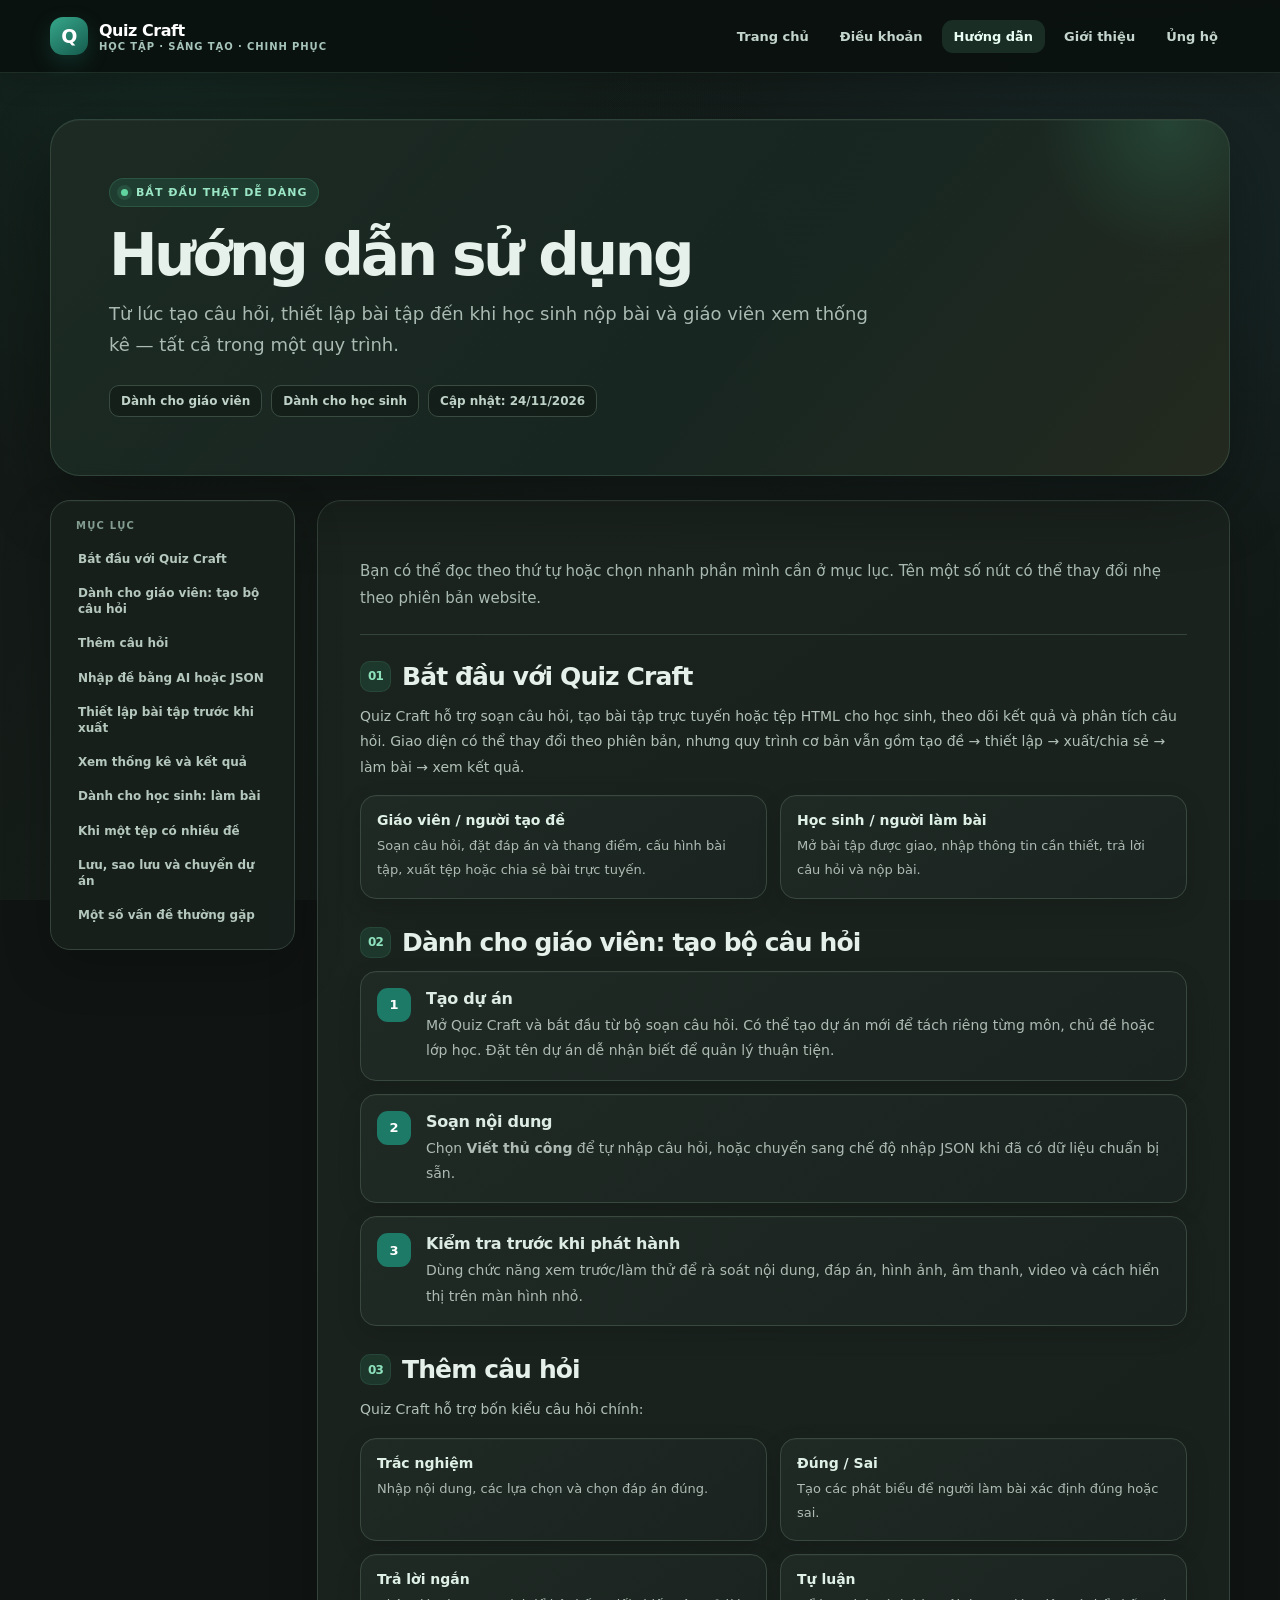
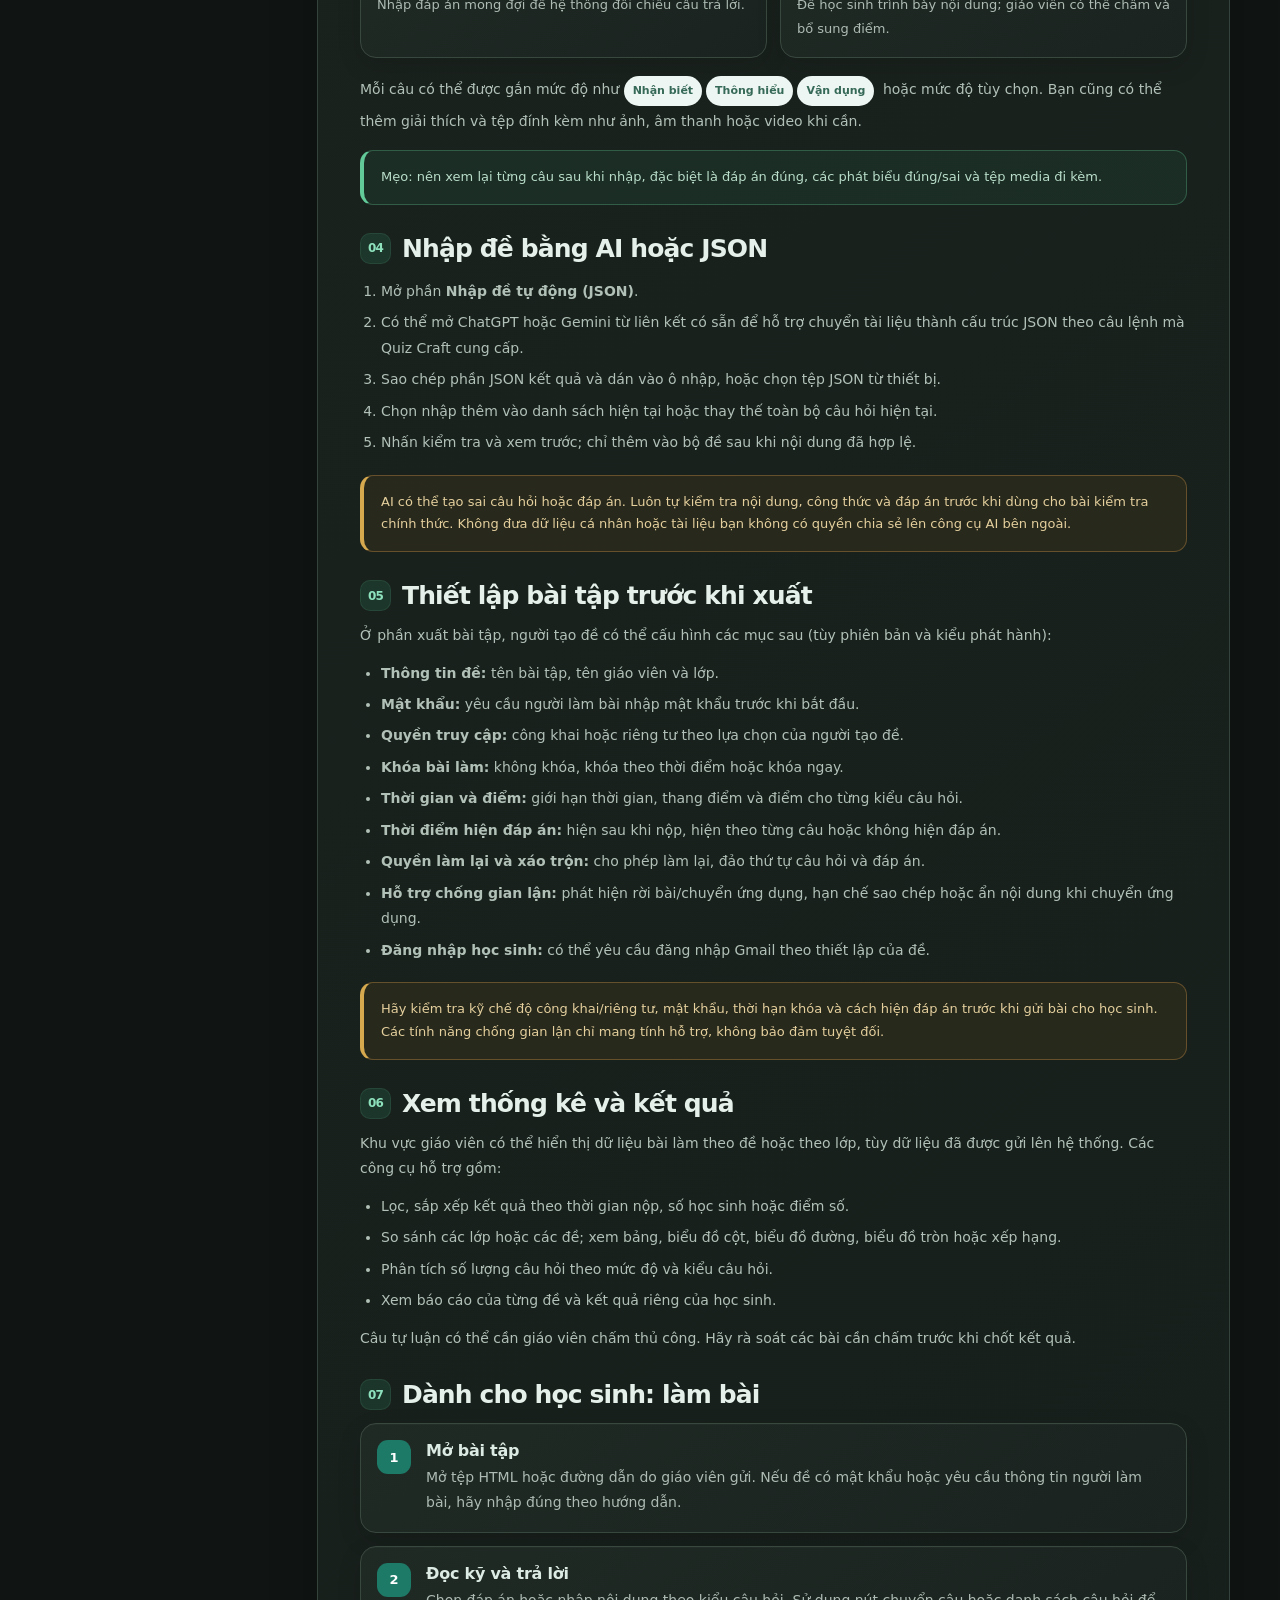
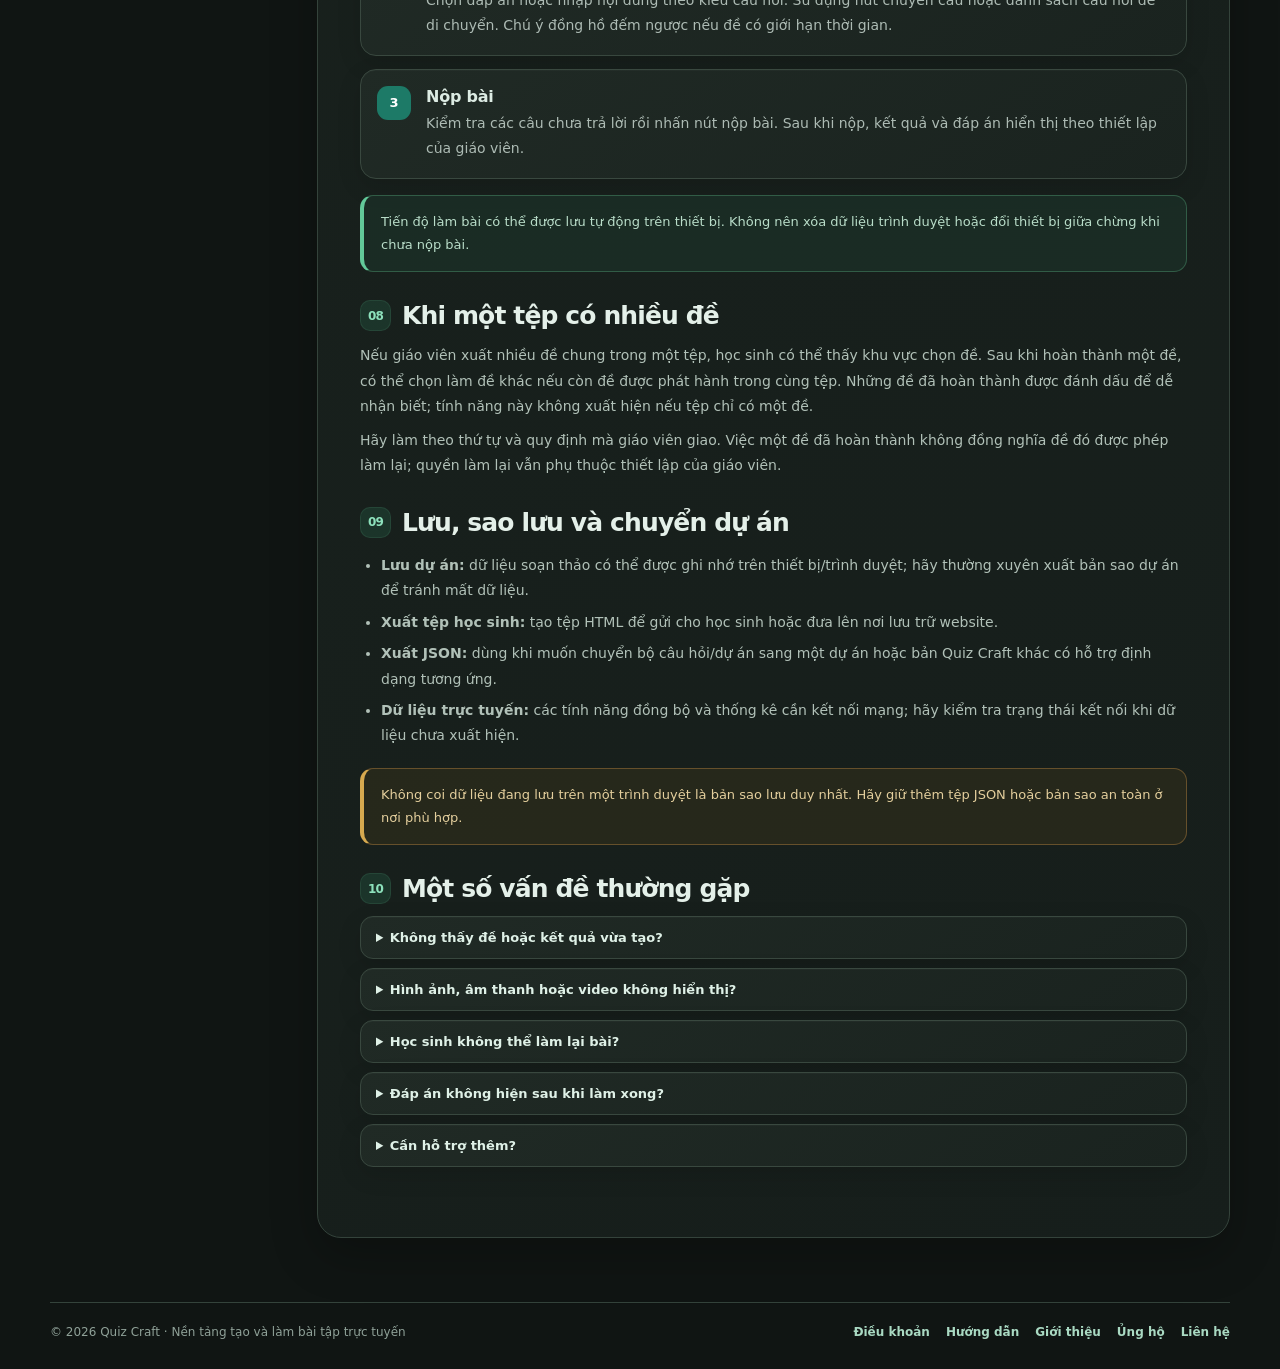
<file: Quiz-craft/guide.html>
<!doctype html><html lang="vi"><head><meta charset="utf-8"><meta name="viewport" content="width=device-width,initial-scale=1"><meta name="description" content="Hướng dẫn sử dụng Quiz Craft dành cho giáo viên và học sinh."><meta name="theme-color" content="#101915"><title>Hướng dẫn sử dụng · Quiz Craft</title><style>
:root{color-scheme:light;--ink:#18302e;--muted:#667974;--paper:#f6faf8;--surface:#fff;--line:#e2ece7;--primary:#1d7a67;--primary-dark:#145b4f;--accent:#e0a93e;--soft:#edf6f2;--shadow:0 20px 55px rgba(33,61,55,.10);--small-shadow:0 8px 24px rgba(33,61,55,.07);--radius:22px;font-family:Inter,ui-sans-serif,system-ui,-apple-system,BlinkMacSystemFont,"Segoe UI",sans-serif}
*{box-sizing:border-box}html{scroll-behavior:smooth;scroll-padding-top:100px}body{margin:0;min-height:100vh;color:var(--ink);background:linear-gradient(125deg,#f7fbf9,#edf8f2,#fff8eb,#eef5ff);background-size:250% 250%;animation:drift 24s ease-in-out infinite;-webkit-font-smoothing:antialiased}a{color:var(--primary);text-decoration:none}a:hover{text-decoration:underline}button{font:inherit}@keyframes drift{0%,100%{background-position:0% 50%}50%{background-position:100% 50%}}
.topbar{position:sticky;top:0;z-index:50;background:rgba(8,15,19,.88);backdrop-filter:blur(18px);border-bottom:1px solid rgba(255,255,255,.09);color:#fff}.topbar-inner{width:min(1180px,calc(100% - 36px));height:72px;margin:auto;display:flex;align-items:center;justify-content:space-between;gap:20px}.brand{display:flex;align-items:center;gap:11px;color:white;font-weight:850;letter-spacing:-.03em}.brand:hover{text-decoration:none}.brand-mark{width:38px;height:38px;border-radius:13px;display:grid;place-items:center;background:linear-gradient(145deg,#36a78a,#155b4d);color:#fff;font-size:19px;box-shadow:0 8px 20px #1d7a6744}.brand small{display:block;color:#a6c4ba;font-size:10px;font-weight:650;letter-spacing:.09em;text-transform:uppercase;margin-top:1px}.nav{display:flex;align-items:center;gap:7px;flex-wrap:wrap}.nav a{color:#d6e4df;font-size:13px;font-weight:700;padding:9px 12px;border-radius:11px;transition:background .2s,color .2s,transform .2s}.nav a:hover,.nav a[aria-current=page]{text-decoration:none;background:rgba(255,255,255,.12);color:white}.nav a:active{transform:scale(.97)}
.wrap{width:min(1180px,calc(100% - 36px));margin:0 auto;padding:46px 0 64px}.hero{position:relative;overflow:hidden;border:1px solid rgba(255,255,255,.8);border-radius:30px;padding:clamp(28px,5vw,58px);background:linear-gradient(125deg,rgba(255,255,255,.94),rgba(240,249,244,.92) 60%,rgba(255,248,232,.94));box-shadow:var(--shadow)}.hero:before{content:"";position:absolute;width:270px;height:270px;border-radius:50%;right:-75px;top:-130px;background:radial-gradient(circle,#bfe8d5aa,transparent 68%);pointer-events:none}.eyebrow{display:inline-flex;align-items:center;gap:8px;padding:7px 11px;border-radius:999px;background:#e6f4ed;color:#17634f;font-size:11px;font-weight:850;letter-spacing:.09em;text-transform:uppercase}.eyebrow:before{content:"";width:7px;height:7px;border-radius:50%;background:#269a70;box-shadow:0 0 0 4px #269a701e}.hero h1{position:relative;max-width:850px;margin:18px 0 12px;font-size:clamp(34px,5.5vw,58px);line-height:1.05;letter-spacing:-.055em}.hero p{position:relative;max-width:760px;margin:0;color:var(--muted);font-size:clamp(15px,1.7vw,18px);line-height:1.75}.hero-meta{display:flex;gap:9px;flex-wrap:wrap;margin-top:24px}.meta-chip{padding:8px 11px;border:1px solid var(--line);border-radius:10px;background:#ffffffb8;color:#536c64;font-size:12px;font-weight:700}
.layout{display:grid;grid-template-columns:245px minmax(0,1fr);gap:22px;align-items:start;margin-top:24px}.side{position:sticky;top:94px;border:1px solid var(--line);border-radius:20px;background:#ffffffd9;box-shadow:var(--small-shadow);padding:17px}.side-label{margin:2px 8px 11px;color:#82918b;font-size:10px;font-weight:850;letter-spacing:.12em;text-transform:uppercase}.side a{display:block;padding:9px 10px;border-radius:10px;color:#52665f;font-size:12px;font-weight:700;line-height:1.35;transition:.18s}.side a:hover{background:var(--soft);color:var(--primary-dark);text-decoration:none;transform:translateX(2px)}.content{min-width:0;border:1px solid rgba(255,255,255,.95);border-radius:24px;background:rgba(255,255,255,.91);box-shadow:var(--shadow);padding:clamp(22px,4vw,42px)}.intro{padding-bottom:22px;border-bottom:1px solid var(--line);margin-bottom:26px;color:var(--muted);font-size:15px;line-height:1.8}.section{scroll-margin-top:100px;margin:28px 0}.section:first-of-type{margin-top:0}.section h2{display:flex;align-items:center;gap:11px;margin:0 0 12px;font-size:clamp(20px,2.5vw,25px);letter-spacing:-.035em}.num{flex:0 0 31px;width:31px;height:31px;display:grid;place-items:center;border-radius:10px;background:#e8f5ee;color:#1d7a67;font-size:12px;font-weight:900}.section h3{margin:20px 0 8px;font-size:16px;letter-spacing:-.015em}.section p,.section li{color:#52665f;font-size:14px;line-height:1.82}.section p{margin:8px 0}.section ul,.section ol{padding-left:21px;margin:9px 0}.section li{padding:3px 0}.note{margin:16px 0;padding:15px 17px;border:1px solid #dceee4;border-left:4px solid #2b9871;border-radius:13px;background:#f2faf5;color:#416157;font-size:13px;line-height:1.75}.warn{border-color:#f1e5c9;border-left-color:#d59a2b;background:#fff9ec;color:#735c2c}.grid2{display:grid;grid-template-columns:repeat(2,minmax(0,1fr));gap:13px;margin:15px 0}.mini-card{padding:16px;border:1px solid var(--line);border-radius:16px;background:linear-gradient(145deg,#fff,#f8fbf9)}.mini-card strong{display:block;margin-bottom:6px;color:#24483e;font-size:14px}.mini-card p{margin:0;font-size:13px}.pill{display:inline-flex;align-items:center;margin:3px 4px 3px 0;padding:5px 9px;border-radius:999px;background:#edf6f2;color:#366957;font-size:11px;font-weight:800}.step{display:grid;grid-template-columns:36px minmax(0,1fr);gap:13px;margin:13px 0;padding:16px;border:1px solid var(--line);border-radius:16px;background:#fff}.step-no{width:34px;height:34px;display:grid;place-items:center;border-radius:11px;background:#1d7a67;color:#fff;font-size:13px;font-weight:900}.step h3{margin:1px 0 5px}.step p{margin:0}.faq details{border:1px solid var(--line);border-radius:13px;background:#fff;margin:9px 0;padding:13px 15px}.faq summary{cursor:pointer;color:#294a40;font-size:13px;font-weight:800}.faq details p{margin:10px 0 2px}.contact-row{display:flex;gap:10px;flex-wrap:wrap;margin-top:13px}.contact-link{display:inline-flex;align-items:center;gap:8px;padding:10px 13px;border:1px solid var(--line);border-radius:12px;background:#fff;color:#315d50;font-size:13px;font-weight:750;transition:.18s}.contact-link:hover{transform:translateY(-2px);box-shadow:var(--small-shadow);text-decoration:none}.footer{width:min(1180px,calc(100% - 36px));margin:0 auto;padding:22px 0 30px;border-top:1px solid #dce7e1;display:flex;justify-content:space-between;gap:14px;flex-wrap:wrap;color:#71817b;font-size:12px}.footer-links{display:flex;gap:16px;flex-wrap:wrap}.footer a{color:#527066;font-weight:700}.toplink{position:fixed;right:20px;bottom:20px;width:42px;height:42px;display:grid;place-items:center;border:1px solid var(--line);border-radius:14px;background:#ffffffed;color:var(--primary);box-shadow:var(--small-shadow);font-weight:900;opacity:0;pointer-events:none;transform:translateY(8px);transition:.2s}.toplink.show{opacity:1;pointer-events:auto;transform:translateY(0)}
@media(max-width:820px){.layout{grid-template-columns:1fr}.side{position:static;display:flex;gap:5px;overflow-x:auto;white-space:nowrap;align-items:center}.side-label{display:none}.side a{flex:0 0 auto}.wrap{padding-top:25px}.hero{border-radius:23px}.content{border-radius:19px}}
@media(max-width:560px){.topbar-inner{width:calc(100% - 24px);height:auto;min-height:66px;align-items:flex-start;padding:12px 0;flex-direction:column;gap:8px}.nav{width:100%;overflow-x:auto;flex-wrap:nowrap;padding-bottom:2px}.nav a{white-space:nowrap;padding:8px 10px}.wrap{width:calc(100% - 22px);padding-bottom:40px}.hero{padding:25px 21px}.hero h1{font-size:36px}.content{padding:20px 17px}.grid2{grid-template-columns:1fr}.footer{width:calc(100% - 24px);font-size:11px}}
@media(prefers-reduced-motion:reduce){*,*:before,*:after{scroll-behavior:auto!important;animation:none!important;transition:none!important}}
@media print{body{background:#fff;animation:none}.topbar,.side,.toplink,.footer-links{display:none!important}.wrap{width:100%;padding:0}.hero,.content{box-shadow:none;border:1px solid #ddd}.layout{display:block}.footer{width:100%}}
</style><style id="quiz-craft-dark-theme">
:root{
  color-scheme:dark;
  --ink:#e7f1ec;
  --muted:#9aada5;
  --paper:#111715;
  --surface:#1a211e;
  --line:#35433c;
  --primary:#79d8b8;
  --primary-dark:#a0ead0;
  --accent:#e6b95c;
  --soft:#202e28;
  --shadow:0 22px 60px rgba(0,0,0,.34);
  --small-shadow:0 10px 28px rgba(0,0,0,.28);
}
html{background:#101513;color-scheme:dark}
body{
  color:var(--ink);
  background:
    radial-gradient(ellipse at 12% 4%,rgba(37,112,88,.18),transparent 38%),
    radial-gradient(ellipse at 88% 24%,rgba(34,85,107,.16),transparent 36%),
    linear-gradient(145deg,#101513 0%,#151d19 52%,#111917 100%);
  background-attachment:fixed;
}
a{color:var(--primary)}
a:hover{color:#b0f1d9}
.topbar{background:rgba(10,16,14,.88);border-bottom-color:rgba(128,190,164,.16);box-shadow:0 8px 28px rgba(0,0,0,.16)}
.nav a{color:#c3d5cc}
.nav a:hover,.nav a[aria-current=page]{background:rgba(111,208,172,.14);color:#eafff4}
.hero{
  border-color:rgba(135,190,163,.19);
  background:linear-gradient(130deg,rgba(30,43,36,.96),rgba(24,39,34,.94) 58%,rgba(38,43,31,.91));
  box-shadow:0 24px 70px rgba(0,0,0,.32),inset 0 1px 0 rgba(255,255,255,.035);
  transition:transform .28s ease,box-shadow .28s ease,border-color .28s ease;
}
.hero:before{background:radial-gradient(circle,rgba(70,177,133,.2),transparent 68%)}
.hero p,.intro{color:#a9bbb2}
.eyebrow{background:rgba(48,139,103,.2);color:#9be6c5;border:1px solid rgba(99,197,150,.18)}
.eyebrow:before{background:#60d5a0;box-shadow:0 0 0 4px rgba(96,213,160,.13)}
.meta-chip{background:rgba(13,22,18,.48);border-color:#3a4c42;color:#bfd2c8}
.layout{align-items:start}
.side,.content{
  background:rgba(24,32,28,.94);
  border-color:#34433b;
  box-shadow:0 18px 48px rgba(0,0,0,.24),inset 0 1px 0 rgba(255,255,255,.025);
}
.side-label{color:#829c90}
.side a{color:#b5c8be}
.side a:hover{background:#263a30;color:#a8f0d0}
.content{background:linear-gradient(145deg,rgba(26,35,30,.97),rgba(22,30,27,.97))}
.intro{border-bottom-color:#34443b}
.section h2{color:#e4f0e9}
.section h3{color:#dcebe3}
.section p,.section li{color:#b1c1b8}
.num{background:rgba(48,139,103,.2);color:#8de1bc;border:1px solid rgba(104,190,149,.12)}
.note{background:rgba(34,76,57,.28);border-color:#315c46;border-left-color:#62c999;color:#b9ddc9}
.warn,.big-note{background:rgba(102,75,29,.2);border-color:#66502b;border-left-color:#d6a94f;color:#e4cf9d}
.mini-card,.support-card,.step,.faq details,.qr-panel{
  background:linear-gradient(145deg,#202a25,#1a231f);
  border-color:#39483f;
  box-shadow:0 8px 24px rgba(0,0,0,.12),inset 0 1px 0 rgba(255,255,255,.025);
  transition:transform .22s ease,border-color .22s ease,box-shadow .22s ease,background .22s ease;
}
.mini-card strong,.support-card h3,.faq summary{color:#dff1e7}
.mini-card p,.support-card p,.step p,.faq details p{color:#adbbb4}
.support-icon{background:rgba(67,145,108,.2);color:#9ce3c1}
.copy-link-button{appearance:none;-webkit-appearance:none;font:inherit;cursor:pointer}
.copy-link-button:active{transform:translateY(0) scale(.98)}
.support-cta,.contact-link,.qr-button{
  background:#202d26;
  color:#a8e9cc;
  border-color:#3d5949;
  box-shadow:0 4px 13px rgba(0,0,0,.12);
  transition:transform .2s ease,box-shadow .2s ease,border-color .2s ease,background .2s ease,color .2s ease;
}
.support-cta:hover,.contact-link:hover,.qr-button:hover{
  color:#eafff4;
  background:#294236;
  border-color:#65b88f;
  box-shadow:0 12px 28px rgba(0,0,0,.3),0 0 0 1px rgba(101,184,143,.09);
  transform:translateY(-3px);
  text-decoration:none;
}
.qr-panel h3{color:#e0eee6}
.qr-panel p{color:#9eb2a7}
.qr-preview{background:#151d19;border-color:#465a4d;box-shadow:inset 0 2px 12px rgba(0,0,0,.2)}
.qr-preview img{background:#fff;box-shadow:0 12px 30px rgba(0,0,0,.3)}
.qr-button.secondary{background:#202d26;color:#b2ead0}
.qr-button.primary{background:linear-gradient(135deg,#238866,#176b56);border-color:#3ca47d;color:#fff}
.qr-button.primary:hover{background:linear-gradient(135deg,#2b9a75,#1e7d62)}
.footer{border-top-color:#34433b;color:#8fa198}
.footer a{color:#a9d9c2}
.toplink{background:#202b25;border-color:#405247;color:#9ce7c3;box-shadow:0 10px 26px rgba(0,0,0,.32)}
.toplink:hover{background:#2a4034;box-shadow:0 14px 30px rgba(0,0,0,.4)}
.hero:hover{transform:translateY(-2px);border-color:rgba(117,213,170,.35);box-shadow:0 30px 78px rgba(0,0,0,.4),0 0 0 1px rgba(117,213,170,.045)}
.side,.content{transition:border-color .25s ease,box-shadow .25s ease}
.side:hover,.content:hover{border-color:#42574a;box-shadow:0 22px 58px rgba(0,0,0,.3),inset 0 1px 0 rgba(255,255,255,.025)}
.support-card:hover,.mini-card:hover,.step:hover,.faq details:hover,.qr-panel:hover{transform:translateY(-3px);border-color:#527660;box-shadow:0 16px 34px rgba(0,0,0,.27),0 0 0 1px rgba(107,194,147,.06)}
.nav a,.side a,.contact-link,.support-cta,.qr-button,.toplink,.meta-chip{transition:all .2s ease}
:focus-visible{outline:2px solid #79d8b8;outline-offset:3px}
@media(prefers-reduced-motion:reduce){.hero,.side,.content,.support-card,.mini-card,.step,.faq details,.qr-panel,.support-cta,.contact-link,.qr-button{transition:none!important}.hero:hover,.support-card:hover,.mini-card:hover,.step:hover,.faq details:hover,.qr-panel:hover{transform:none}}
@media print{body{background:#fff;color:#111}.hero,.side,.content,.support-card,.qr-panel{background:#fff;color:#111;box-shadow:none}.hero p,.intro,.section p,.section li{color:#333}}
</style>
</head><body id="top"><header class="topbar"><div class="topbar-inner"><a class="brand" href="https://quiz-craft-hs209.netlify.app" aria-label="Quiz Craft - Trang chủ"><span class="brand-mark">Q</span><span>Quiz Craft<small>Học tập · Sáng tạo · Chinh phục</small></span></a><nav class="nav" aria-label="Điều hướng"><a href="https://quiz-craft-hs209.netlify.app">Trang chủ</a><a href="https://quiz-craft-terms.netlify.app" >Điều khoản</a><a href="https://quiz-craft-guide.netlify.app" aria-current="page">Hướng dẫn</a><a href="https://quiz-craft-about.netlify.app" >Giới thiệu</a><a href="https://quiz-craft-supports.netlify.app" target="_blank" rel="noopener noreferrer">Ủng hộ</a></nav></div></header><main class="wrap"><section class="hero"><span class="eyebrow">Bắt đầu thật dễ dàng</span><h1>Hướng dẫn sử dụng</h1><p>Từ lúc tạo câu hỏi, thiết lập bài tập đến khi học sinh nộp bài và giáo viên xem thống kê — tất cả trong một quy trình.</p><div class="hero-meta"><span class="meta-chip">Dành cho giáo viên</span><span class="meta-chip">Dành cho học sinh</span><span class="meta-chip">Cập nhật: 24/11/2026</span></div></section><div class="layout"><aside class="side"><div class="side-label">Mục lục</div><a href="#bat-dau">Bắt đầu với Quiz Craft</a><a href="#giao-vien">Dành cho giáo viên: tạo bộ câu hỏi</a><a href="#nhap-cau-hoi">Thêm câu hỏi</a><a href="#nhap-json">Nhập đề bằng AI hoặc JSON</a><a href="#thiet-lap">Thiết lập bài tập trước khi xuất</a><a href="#thong-ke">Xem thống kê và kết quả</a><a href="#hoc-sinh">Dành cho học sinh: làm bài</a><a href="#nhieu-de">Khi một tệp có nhiều đề</a><a href="#du-lieu">Lưu, sao lưu và chuyển dự án</a><a href="#loi-thuong-gap">Một số vấn đề thường gặp</a></aside><article class="content"><p class="intro">Bạn có thể đọc theo thứ tự hoặc chọn nhanh phần mình cần ở mục lục. Tên một số nút có thể thay đổi nhẹ theo phiên bản website.</p>
<section class="section" id="bat-dau"><h2><span class="num">01</span>Bắt đầu với Quiz Craft</h2><p>Quiz Craft hỗ trợ soạn câu hỏi, tạo bài tập trực tuyến hoặc tệp HTML cho học sinh, theo dõi kết quả và phân tích câu hỏi. Giao diện có thể thay đổi theo phiên bản, nhưng quy trình cơ bản vẫn gồm tạo đề → thiết lập → xuất/chia sẻ → làm bài → xem kết quả.</p><div class="grid2"><div class="mini-card"><strong>Giáo viên / người tạo đề</strong><p>Soạn câu hỏi, đặt đáp án và thang điểm, cấu hình bài tập, xuất tệp hoặc chia sẻ bài trực tuyến.</p></div><div class="mini-card"><strong>Học sinh / người làm bài</strong><p>Mở bài tập được giao, nhập thông tin cần thiết, trả lời câu hỏi và nộp bài.</p></div></div></section>
<section class="section" id="giao-vien"><h2><span class="num">02</span>Dành cho giáo viên: tạo bộ câu hỏi</h2><div class="step"><span class="step-no">1</span><div><h3>Tạo dự án</h3><p>Mở Quiz Craft và bắt đầu từ bộ soạn câu hỏi. Có thể tạo dự án mới để tách riêng từng môn, chủ đề hoặc lớp học. Đặt tên dự án dễ nhận biết để quản lý thuận tiện.</p></div></div><div class="step"><span class="step-no">2</span><div><h3>Soạn nội dung</h3><p>Chọn <b>Viết thủ công</b> để tự nhập câu hỏi, hoặc chuyển sang chế độ nhập JSON khi đã có dữ liệu chuẩn bị sẵn.</p></div></div><div class="step"><span class="step-no">3</span><div><h3>Kiểm tra trước khi phát hành</h3><p>Dùng chức năng xem trước/làm thử để rà soát nội dung, đáp án, hình ảnh, âm thanh, video và cách hiển thị trên màn hình nhỏ.</p></div></div></section>
<section class="section" id="nhap-cau-hoi"><h2><span class="num">03</span>Thêm câu hỏi</h2><p>Quiz Craft hỗ trợ bốn kiểu câu hỏi chính:</p><div class="grid2"><div class="mini-card"><strong>Trắc nghiệm</strong><p>Nhập nội dung, các lựa chọn và chọn đáp án đúng.</p></div><div class="mini-card"><strong>Đúng / Sai</strong><p>Tạo các phát biểu để người làm bài xác định đúng hoặc sai.</p></div><div class="mini-card"><strong>Trả lời ngắn</strong><p>Nhập đáp án mong đợi để hệ thống đối chiếu câu trả lời.</p></div><div class="mini-card"><strong>Tự luận</strong><p>Để học sinh trình bày nội dung; giáo viên có thể chấm và bổ sung điểm.</p></div></div><p>Mỗi câu có thể được gắn mức độ như <span class="pill">Nhận biết</span><span class="pill">Thông hiểu</span><span class="pill">Vận dụng</span> hoặc mức độ tùy chọn. Bạn cũng có thể thêm giải thích và tệp đính kèm như ảnh, âm thanh hoặc video khi cần.</p><div class="note">Mẹo: nên xem lại từng câu sau khi nhập, đặc biệt là đáp án đúng, các phát biểu đúng/sai và tệp media đi kèm.</div></section>
<section class="section" id="nhap-json"><h2><span class="num">04</span>Nhập đề bằng AI hoặc JSON</h2><ol><li>Mở phần <b>Nhập đề tự động (JSON)</b>.</li><li>Có thể mở ChatGPT hoặc Gemini từ liên kết có sẵn để hỗ trợ chuyển tài liệu thành cấu trúc JSON theo câu lệnh mà Quiz Craft cung cấp.</li><li>Sao chép phần JSON kết quả và dán vào ô nhập, hoặc chọn tệp JSON từ thiết bị.</li><li>Chọn nhập thêm vào danh sách hiện tại hoặc thay thế toàn bộ câu hỏi hiện tại.</li><li>Nhấn kiểm tra và xem trước; chỉ thêm vào bộ đề sau khi nội dung đã hợp lệ.</li></ol><div class="note warn">AI có thể tạo sai câu hỏi hoặc đáp án. Luôn tự kiểm tra nội dung, công thức và đáp án trước khi dùng cho bài kiểm tra chính thức. Không đưa dữ liệu cá nhân hoặc tài liệu bạn không có quyền chia sẻ lên công cụ AI bên ngoài.</div></section>
<section class="section" id="thiet-lap"><h2><span class="num">05</span>Thiết lập bài tập trước khi xuất</h2><p>Ở phần xuất bài tập, người tạo đề có thể cấu hình các mục sau (tùy phiên bản và kiểu phát hành):</p><ul><li><b>Thông tin đề:</b> tên bài tập, tên giáo viên và lớp.</li><li><b>Mật khẩu:</b> yêu cầu người làm bài nhập mật khẩu trước khi bắt đầu.</li><li><b>Quyền truy cập:</b> công khai hoặc riêng tư theo lựa chọn của người tạo đề.</li><li><b>Khóa bài làm:</b> không khóa, khóa theo thời điểm hoặc khóa ngay.</li><li><b>Thời gian và điểm:</b> giới hạn thời gian, thang điểm và điểm cho từng kiểu câu hỏi.</li><li><b>Thời điểm hiện đáp án:</b> hiện sau khi nộp, hiện theo từng câu hoặc không hiện đáp án.</li><li><b>Quyền làm lại và xáo trộn:</b> cho phép làm lại, đảo thứ tự câu hỏi và đáp án.</li><li><b>Hỗ trợ chống gian lận:</b> phát hiện rời bài/chuyển ứng dụng, hạn chế sao chép hoặc ẩn nội dung khi chuyển ứng dụng.</li><li><b>Đăng nhập học sinh:</b> có thể yêu cầu đăng nhập Gmail theo thiết lập của đề.</li></ul><div class="note warn">Hãy kiểm tra kỹ chế độ công khai/riêng tư, mật khẩu, thời hạn khóa và cách hiện đáp án trước khi gửi bài cho học sinh. Các tính năng chống gian lận chỉ mang tính hỗ trợ, không bảo đảm tuyệt đối.</div></section>
<section class="section" id="thong-ke"><h2><span class="num">06</span>Xem thống kê và kết quả</h2><p>Khu vực giáo viên có thể hiển thị dữ liệu bài làm theo đề hoặc theo lớp, tùy dữ liệu đã được gửi lên hệ thống. Các công cụ hỗ trợ gồm:</p><ul><li>Lọc, sắp xếp kết quả theo thời gian nộp, số học sinh hoặc điểm số.</li><li>So sánh các lớp hoặc các đề; xem bảng, biểu đồ cột, biểu đồ đường, biểu đồ tròn hoặc xếp hạng.</li><li>Phân tích số lượng câu hỏi theo mức độ và kiểu câu hỏi.</li><li>Xem báo cáo của từng đề và kết quả riêng của học sinh.</li></ul><p>Câu tự luận có thể cần giáo viên chấm thủ công. Hãy rà soát các bài cần chấm trước khi chốt kết quả.</p></section>
<section class="section" id="hoc-sinh"><h2><span class="num">07</span>Dành cho học sinh: làm bài</h2><div class="step"><span class="step-no">1</span><div><h3>Mở bài tập</h3><p>Mở tệp HTML hoặc đường dẫn do giáo viên gửi. Nếu đề có mật khẩu hoặc yêu cầu thông tin người làm bài, hãy nhập đúng theo hướng dẫn.</p></div></div><div class="step"><span class="step-no">2</span><div><h3>Đọc kỹ và trả lời</h3><p>Chọn đáp án hoặc nhập nội dung theo kiểu câu hỏi. Sử dụng nút chuyển câu hoặc danh sách câu hỏi để di chuyển. Chú ý đồng hồ đếm ngược nếu đề có giới hạn thời gian.</p></div></div><div class="step"><span class="step-no">3</span><div><h3>Nộp bài</h3><p>Kiểm tra các câu chưa trả lời rồi nhấn nút nộp bài. Sau khi nộp, kết quả và đáp án hiển thị theo thiết lập của giáo viên.</p></div></div><div class="note">Tiến độ làm bài có thể được lưu tự động trên thiết bị. Không nên xóa dữ liệu trình duyệt hoặc đổi thiết bị giữa chừng khi chưa nộp bài.</div></section>
<section class="section" id="nhieu-de"><h2><span class="num">08</span>Khi một tệp có nhiều đề</h2><p>Nếu giáo viên xuất nhiều đề chung trong một tệp, học sinh có thể thấy khu vực chọn đề. Sau khi hoàn thành một đề, có thể chọn làm đề khác nếu còn đề được phát hành trong cùng tệp. Những đề đã hoàn thành được đánh dấu để dễ nhận biết; tính năng này không xuất hiện nếu tệp chỉ có một đề.</p><p>Hãy làm theo thứ tự và quy định mà giáo viên giao. Việc một đề đã hoàn thành không đồng nghĩa đề đó được phép làm lại; quyền làm lại vẫn phụ thuộc thiết lập của giáo viên.</p></section>
<section class="section" id="du-lieu"><h2><span class="num">09</span>Lưu, sao lưu và chuyển dự án</h2><ul><li><b>Lưu dự án:</b> dữ liệu soạn thảo có thể được ghi nhớ trên thiết bị/trình duyệt; hãy thường xuyên xuất bản sao dự án để tránh mất dữ liệu.</li><li><b>Xuất tệp học sinh:</b> tạo tệp HTML để gửi cho học sinh hoặc đưa lên nơi lưu trữ website.</li><li><b>Xuất JSON:</b> dùng khi muốn chuyển bộ câu hỏi/dự án sang một dự án hoặc bản Quiz Craft khác có hỗ trợ định dạng tương ứng.</li><li><b>Dữ liệu trực tuyến:</b> các tính năng đồng bộ và thống kê cần kết nối mạng; hãy kiểm tra trạng thái kết nối khi dữ liệu chưa xuất hiện.</li></ul><div class="note warn">Không coi dữ liệu đang lưu trên một trình duyệt là bản sao lưu duy nhất. Hãy giữ thêm tệp JSON hoặc bản sao an toàn ở nơi phù hợp.</div></section>
<section class="section faq" id="loi-thuong-gap"><h2><span class="num">10</span>Một số vấn đề thường gặp</h2><details><summary>Không thấy đề hoặc kết quả vừa tạo?</summary><p>Kiểm tra kết nối mạng, tải lại trang và xác nhận bạn đang đăng nhập đúng tài khoản giáo viên. Với dữ liệu vừa làm trên tệp HTML, hãy kiểm tra xem đề có bật chức năng gửi kết quả trực tuyến hay không.</p></details><details><summary>Hình ảnh, âm thanh hoặc video không hiển thị?</summary><p>Kiểm tra định dạng và dung lượng tệp, thử mở lại tệp gốc, sau đó xuất lại bài tập. Một số đường dẫn media bên ngoài có thể bị giới hạn bởi quyền truy cập hoặc kết nối mạng.</p></details><details><summary>Học sinh không thể làm lại bài?</summary><p>Giáo viên cần kiểm tra tùy chọn cho phép làm lại bài và các giới hạn khác của đề.</p></details><details><summary>Đáp án không hiện sau khi làm xong?</summary><p>Kiểm tra mục “Thời điểm hiện đáp án”. Nếu đang chọn “Không hiện đáp án”, hệ thống sẽ không hiển thị đáp án cho người làm bài.</p></details><details><summary>Cần hỗ trợ thêm?</summary><p>Gửi mô tả lỗi và ảnh chụp màn hình (nếu có) tới <a href="mailto:hosu2k9@gmail.com">hosu2k9@gmail.com</a>. Không gửi mật khẩu hoặc mã OTP.</p></details></section>
</article></div></main><footer class="footer"><span>© 2026 Quiz Craft · Nền tảng tạo và làm bài tập trực tuyến</span><span class="footer-links"><a href="https://quiz-craft-terms.netlify.app">Điều khoản</a><a href="https://quiz-craft-guide.netlify.app">Hướng dẫn</a><a href="https://quiz-craft-about.netlify.app">Giới thiệu</a><a href="https://quiz-craft-supports.netlify.app" target="_blank" rel="noopener noreferrer">Ủng hộ</a><a href="mailto:hosu2k9@gmail.com">Liên hệ</a></span></footer><a class="toplink" href="#top" aria-label="Lên đầu trang">↑</a><script>
(()=>{const b=document.querySelector('.toplink');if(!b)return;const update=()=>b.classList.toggle('show',window.scrollY>420);window.addEventListener('scroll',update,{passive:true});update();})();
</script></body></html>
</file>
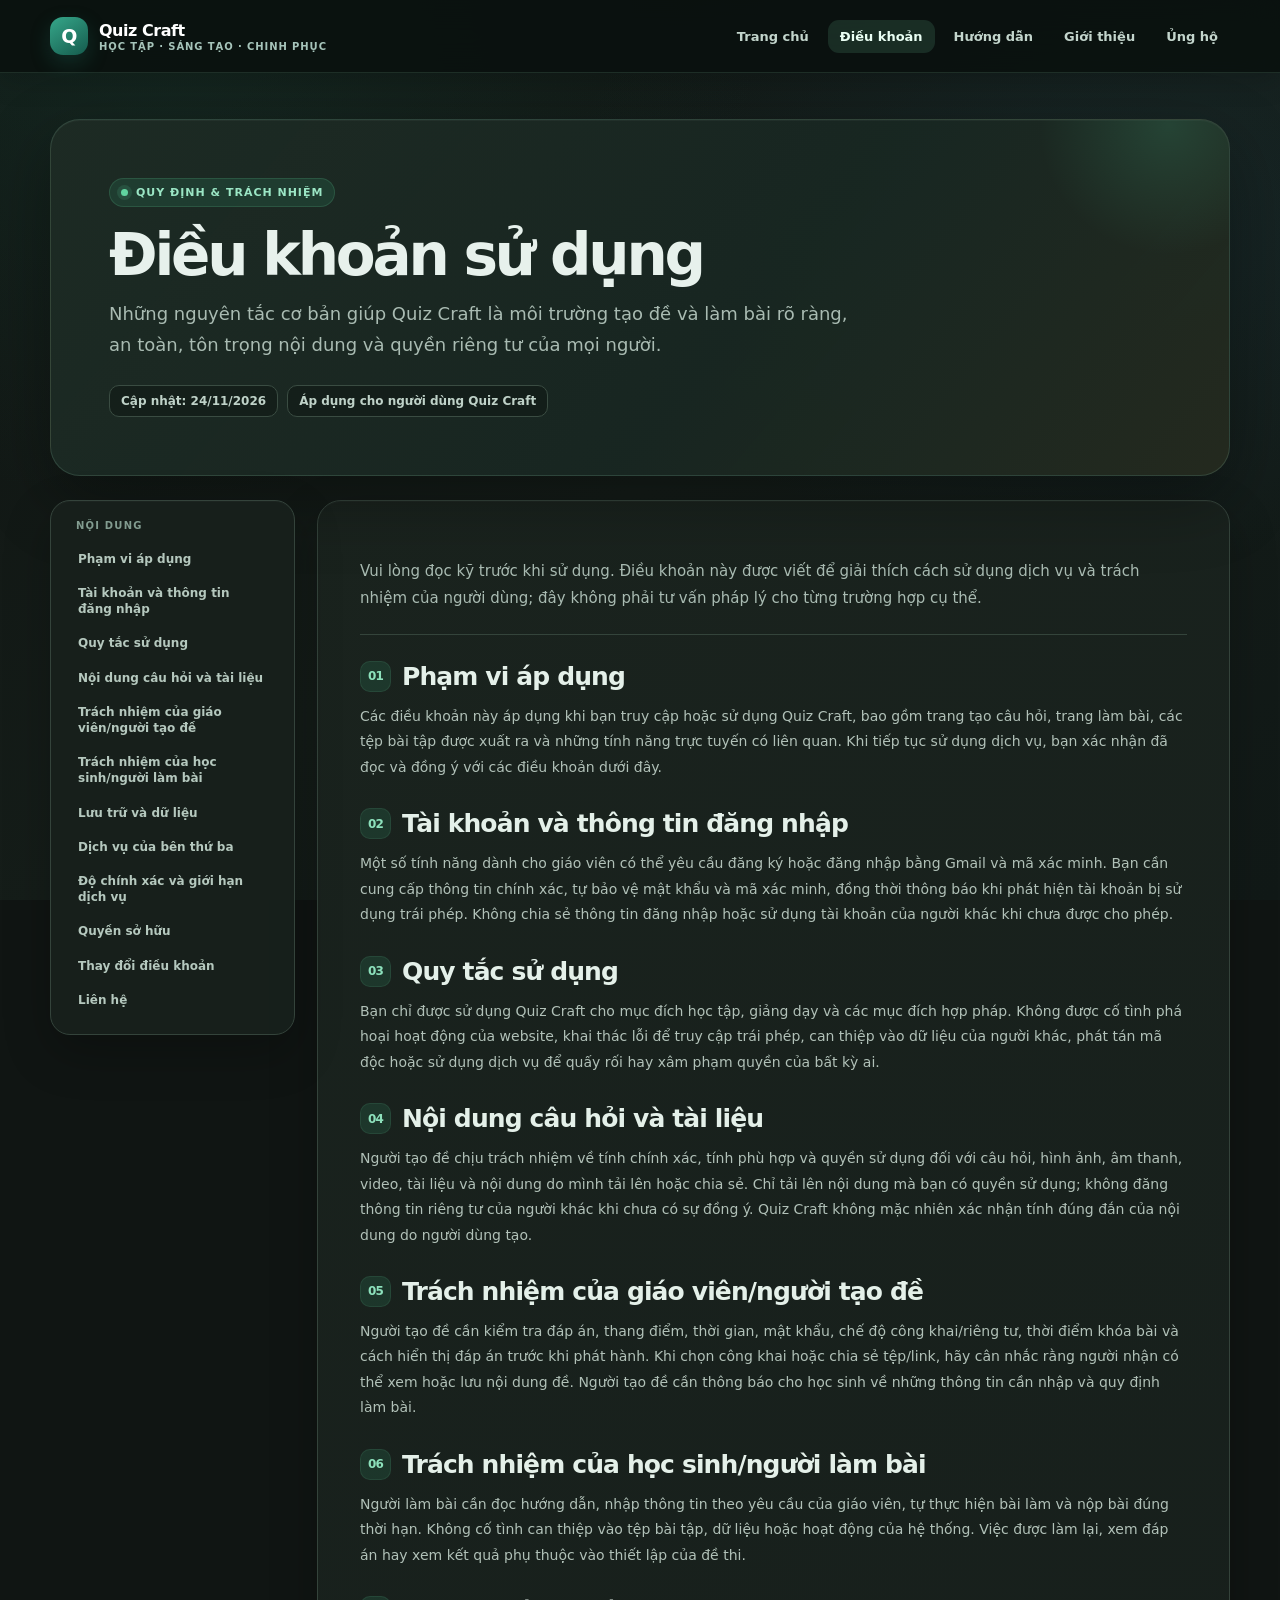
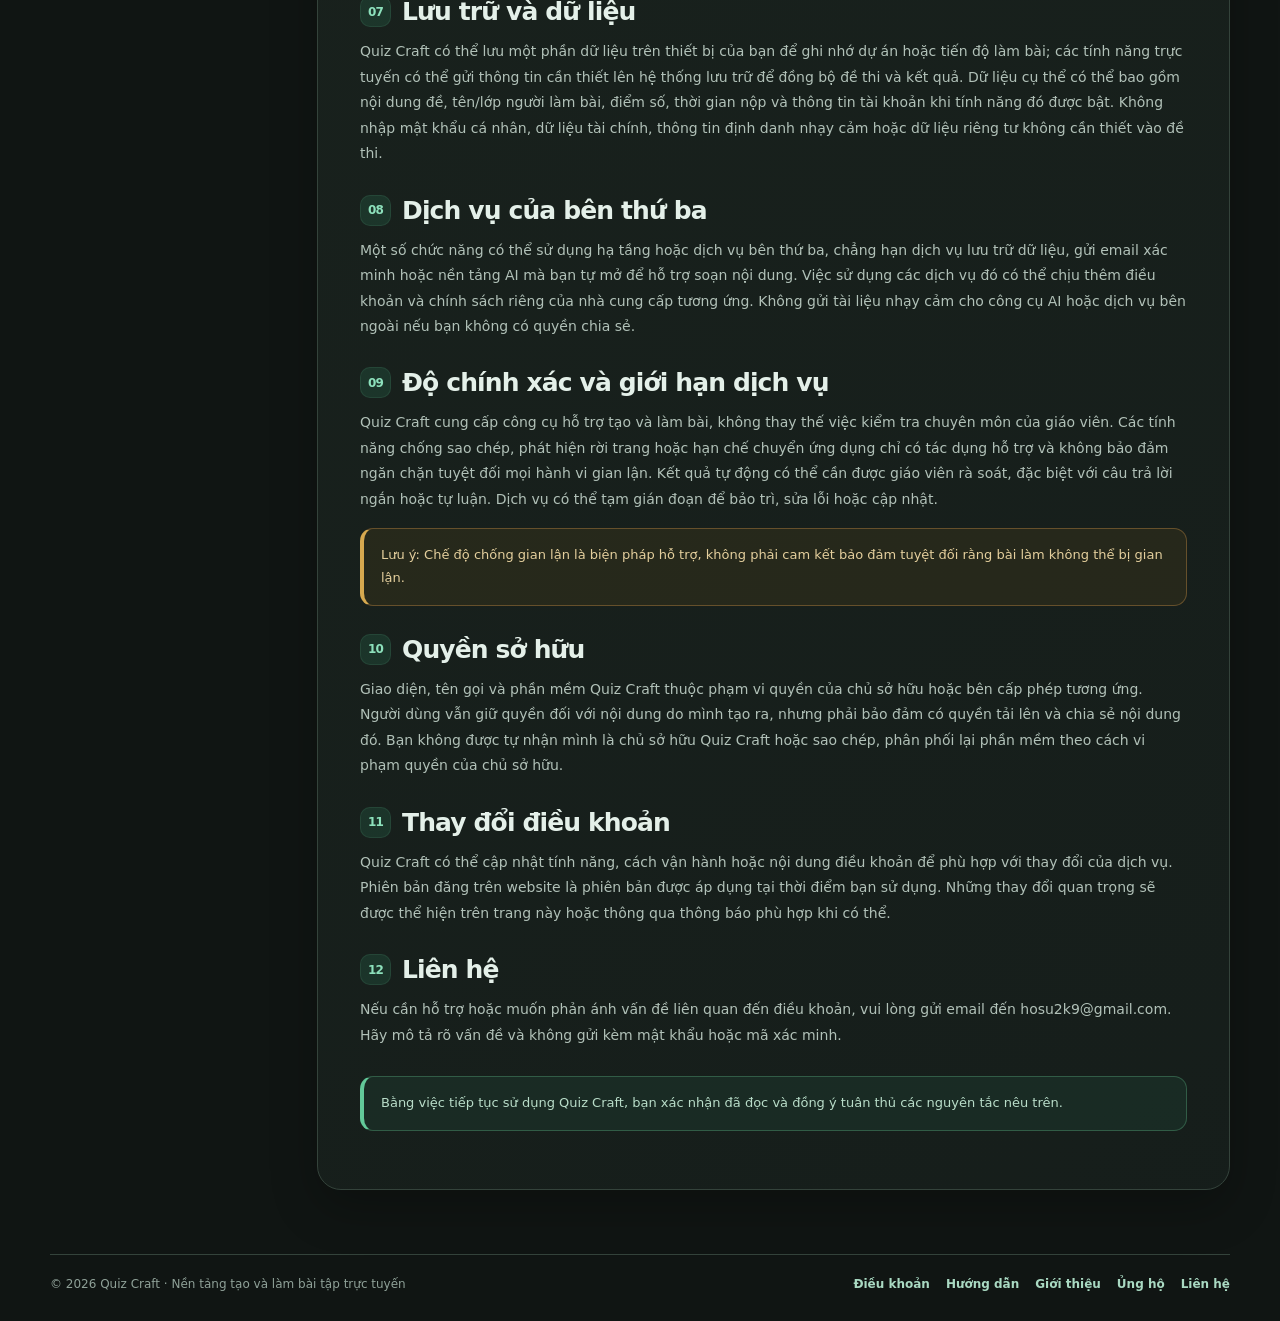
<file: Quiz-craft/terms.html>
<!doctype html><html lang="vi"><head><meta charset="utf-8"><meta name="viewport" content="width=device-width,initial-scale=1"><meta name="description" content="Điều khoản sử dụng nền tảng Quiz Craft."><meta name="theme-color" content="#101915"><title>Điều khoản sử dụng · Quiz Craft</title><style>
:root{color-scheme:light;--ink:#18302e;--muted:#667974;--paper:#f6faf8;--surface:#fff;--line:#e2ece7;--primary:#1d7a67;--primary-dark:#145b4f;--accent:#e0a93e;--soft:#edf6f2;--shadow:0 20px 55px rgba(33,61,55,.10);--small-shadow:0 8px 24px rgba(33,61,55,.07);--radius:22px;font-family:Inter,ui-sans-serif,system-ui,-apple-system,BlinkMacSystemFont,"Segoe UI",sans-serif}
*{box-sizing:border-box}html{scroll-behavior:smooth;scroll-padding-top:100px}body{margin:0;min-height:100vh;color:var(--ink);background:linear-gradient(125deg,#f7fbf9,#edf8f2,#fff8eb,#eef5ff);background-size:250% 250%;animation:drift 24s ease-in-out infinite;-webkit-font-smoothing:antialiased}a{color:var(--primary);text-decoration:none}a:hover{text-decoration:underline}button{font:inherit}@keyframes drift{0%,100%{background-position:0% 50%}50%{background-position:100% 50%}}
.topbar{position:sticky;top:0;z-index:50;background:rgba(8,15,19,.88);backdrop-filter:blur(18px);border-bottom:1px solid rgba(255,255,255,.09);color:#fff}.topbar-inner{width:min(1180px,calc(100% - 36px));height:72px;margin:auto;display:flex;align-items:center;justify-content:space-between;gap:20px}.brand{display:flex;align-items:center;gap:11px;color:white;font-weight:850;letter-spacing:-.03em}.brand:hover{text-decoration:none}.brand-mark{width:38px;height:38px;border-radius:13px;display:grid;place-items:center;background:linear-gradient(145deg,#36a78a,#155b4d);color:#fff;font-size:19px;box-shadow:0 8px 20px #1d7a6744}.brand small{display:block;color:#a6c4ba;font-size:10px;font-weight:650;letter-spacing:.09em;text-transform:uppercase;margin-top:1px}.nav{display:flex;align-items:center;gap:7px;flex-wrap:wrap}.nav a{color:#d6e4df;font-size:13px;font-weight:700;padding:9px 12px;border-radius:11px;transition:background .2s,color .2s,transform .2s}.nav a:hover,.nav a[aria-current=page]{text-decoration:none;background:rgba(255,255,255,.12);color:white}.nav a:active{transform:scale(.97)}
.wrap{width:min(1180px,calc(100% - 36px));margin:0 auto;padding:46px 0 64px}.hero{position:relative;overflow:hidden;border:1px solid rgba(255,255,255,.8);border-radius:30px;padding:clamp(28px,5vw,58px);background:linear-gradient(125deg,rgba(255,255,255,.94),rgba(240,249,244,.92) 60%,rgba(255,248,232,.94));box-shadow:var(--shadow)}.hero:before{content:"";position:absolute;width:270px;height:270px;border-radius:50%;right:-75px;top:-130px;background:radial-gradient(circle,#bfe8d5aa,transparent 68%);pointer-events:none}.eyebrow{display:inline-flex;align-items:center;gap:8px;padding:7px 11px;border-radius:999px;background:#e6f4ed;color:#17634f;font-size:11px;font-weight:850;letter-spacing:.09em;text-transform:uppercase}.eyebrow:before{content:"";width:7px;height:7px;border-radius:50%;background:#269a70;box-shadow:0 0 0 4px #269a701e}.hero h1{position:relative;max-width:850px;margin:18px 0 12px;font-size:clamp(34px,5.5vw,58px);line-height:1.05;letter-spacing:-.055em}.hero p{position:relative;max-width:760px;margin:0;color:var(--muted);font-size:clamp(15px,1.7vw,18px);line-height:1.75}.hero-meta{display:flex;gap:9px;flex-wrap:wrap;margin-top:24px}.meta-chip{padding:8px 11px;border:1px solid var(--line);border-radius:10px;background:#ffffffb8;color:#536c64;font-size:12px;font-weight:700}
.layout{display:grid;grid-template-columns:245px minmax(0,1fr);gap:22px;align-items:start;margin-top:24px}.side{position:sticky;top:94px;border:1px solid var(--line);border-radius:20px;background:#ffffffd9;box-shadow:var(--small-shadow);padding:17px}.side-label{margin:2px 8px 11px;color:#82918b;font-size:10px;font-weight:850;letter-spacing:.12em;text-transform:uppercase}.side a{display:block;padding:9px 10px;border-radius:10px;color:#52665f;font-size:12px;font-weight:700;line-height:1.35;transition:.18s}.side a:hover{background:var(--soft);color:var(--primary-dark);text-decoration:none;transform:translateX(2px)}.content{min-width:0;border:1px solid rgba(255,255,255,.95);border-radius:24px;background:rgba(255,255,255,.91);box-shadow:var(--shadow);padding:clamp(22px,4vw,42px)}.intro{padding-bottom:22px;border-bottom:1px solid var(--line);margin-bottom:26px;color:var(--muted);font-size:15px;line-height:1.8}.section{scroll-margin-top:100px;margin:28px 0}.section:first-of-type{margin-top:0}.section h2{display:flex;align-items:center;gap:11px;margin:0 0 12px;font-size:clamp(20px,2.5vw,25px);letter-spacing:-.035em}.num{flex:0 0 31px;width:31px;height:31px;display:grid;place-items:center;border-radius:10px;background:#e8f5ee;color:#1d7a67;font-size:12px;font-weight:900}.section h3{margin:20px 0 8px;font-size:16px;letter-spacing:-.015em}.section p,.section li{color:#52665f;font-size:14px;line-height:1.82}.section p{margin:8px 0}.section ul,.section ol{padding-left:21px;margin:9px 0}.section li{padding:3px 0}.note{margin:16px 0;padding:15px 17px;border:1px solid #dceee4;border-left:4px solid #2b9871;border-radius:13px;background:#f2faf5;color:#416157;font-size:13px;line-height:1.75}.warn{border-color:#f1e5c9;border-left-color:#d59a2b;background:#fff9ec;color:#735c2c}.grid2{display:grid;grid-template-columns:repeat(2,minmax(0,1fr));gap:13px;margin:15px 0}.mini-card{padding:16px;border:1px solid var(--line);border-radius:16px;background:linear-gradient(145deg,#fff,#f8fbf9)}.mini-card strong{display:block;margin-bottom:6px;color:#24483e;font-size:14px}.mini-card p{margin:0;font-size:13px}.pill{display:inline-flex;align-items:center;margin:3px 4px 3px 0;padding:5px 9px;border-radius:999px;background:#edf6f2;color:#366957;font-size:11px;font-weight:800}.step{display:grid;grid-template-columns:36px minmax(0,1fr);gap:13px;margin:13px 0;padding:16px;border:1px solid var(--line);border-radius:16px;background:#fff}.step-no{width:34px;height:34px;display:grid;place-items:center;border-radius:11px;background:#1d7a67;color:#fff;font-size:13px;font-weight:900}.step h3{margin:1px 0 5px}.step p{margin:0}.faq details{border:1px solid var(--line);border-radius:13px;background:#fff;margin:9px 0;padding:13px 15px}.faq summary{cursor:pointer;color:#294a40;font-size:13px;font-weight:800}.faq details p{margin:10px 0 2px}.contact-row{display:flex;gap:10px;flex-wrap:wrap;margin-top:13px}.contact-link{display:inline-flex;align-items:center;gap:8px;padding:10px 13px;border:1px solid var(--line);border-radius:12px;background:#fff;color:#315d50;font-size:13px;font-weight:750;transition:.18s}.contact-link:hover{transform:translateY(-2px);box-shadow:var(--small-shadow);text-decoration:none}.footer{width:min(1180px,calc(100% - 36px));margin:0 auto;padding:22px 0 30px;border-top:1px solid #dce7e1;display:flex;justify-content:space-between;gap:14px;flex-wrap:wrap;color:#71817b;font-size:12px}.footer-links{display:flex;gap:16px;flex-wrap:wrap}.footer a{color:#527066;font-weight:700}.toplink{position:fixed;right:20px;bottom:20px;width:42px;height:42px;display:grid;place-items:center;border:1px solid var(--line);border-radius:14px;background:#ffffffed;color:var(--primary);box-shadow:var(--small-shadow);font-weight:900;opacity:0;pointer-events:none;transform:translateY(8px);transition:.2s}.toplink.show{opacity:1;pointer-events:auto;transform:translateY(0)}
@media(max-width:820px){.layout{grid-template-columns:1fr}.side{position:static;display:flex;gap:5px;overflow-x:auto;white-space:nowrap;align-items:center}.side-label{display:none}.side a{flex:0 0 auto}.wrap{padding-top:25px}.hero{border-radius:23px}.content{border-radius:19px}}
@media(max-width:560px){.topbar-inner{width:calc(100% - 24px);height:auto;min-height:66px;align-items:flex-start;padding:12px 0;flex-direction:column;gap:8px}.nav{width:100%;overflow-x:auto;flex-wrap:nowrap;padding-bottom:2px}.nav a{white-space:nowrap;padding:8px 10px}.wrap{width:calc(100% - 22px);padding-bottom:40px}.hero{padding:25px 21px}.hero h1{font-size:36px}.content{padding:20px 17px}.grid2{grid-template-columns:1fr}.footer{width:calc(100% - 24px);font-size:11px}}
@media(prefers-reduced-motion:reduce){*,*:before,*:after{scroll-behavior:auto!important;animation:none!important;transition:none!important}}
@media print{body{background:#fff;animation:none}.topbar,.side,.toplink,.footer-links{display:none!important}.wrap{width:100%;padding:0}.hero,.content{box-shadow:none;border:1px solid #ddd}.layout{display:block}.footer{width:100%}}
</style><style id="quiz-craft-dark-theme">
:root{
  color-scheme:dark;
  --ink:#e7f1ec;
  --muted:#9aada5;
  --paper:#111715;
  --surface:#1a211e;
  --line:#35433c;
  --primary:#79d8b8;
  --primary-dark:#a0ead0;
  --accent:#e6b95c;
  --soft:#202e28;
  --shadow:0 22px 60px rgba(0,0,0,.34);
  --small-shadow:0 10px 28px rgba(0,0,0,.28);
}
html{background:#101513;color-scheme:dark}
body{
  color:var(--ink);
  background:
    radial-gradient(ellipse at 12% 4%,rgba(37,112,88,.18),transparent 38%),
    radial-gradient(ellipse at 88% 24%,rgba(34,85,107,.16),transparent 36%),
    linear-gradient(145deg,#101513 0%,#151d19 52%,#111917 100%);
  background-attachment:fixed;
}
a{color:var(--primary)}
a:hover{color:#b0f1d9}
.topbar{background:rgba(10,16,14,.88);border-bottom-color:rgba(128,190,164,.16);box-shadow:0 8px 28px rgba(0,0,0,.16)}
.nav a{color:#c3d5cc}
.nav a:hover,.nav a[aria-current=page]{background:rgba(111,208,172,.14);color:#eafff4}
.hero{
  border-color:rgba(135,190,163,.19);
  background:linear-gradient(130deg,rgba(30,43,36,.96),rgba(24,39,34,.94) 58%,rgba(38,43,31,.91));
  box-shadow:0 24px 70px rgba(0,0,0,.32),inset 0 1px 0 rgba(255,255,255,.035);
  transition:transform .28s ease,box-shadow .28s ease,border-color .28s ease;
}
.hero:before{background:radial-gradient(circle,rgba(70,177,133,.2),transparent 68%)}
.hero p,.intro{color:#a9bbb2}
.eyebrow{background:rgba(48,139,103,.2);color:#9be6c5;border:1px solid rgba(99,197,150,.18)}
.eyebrow:before{background:#60d5a0;box-shadow:0 0 0 4px rgba(96,213,160,.13)}
.meta-chip{background:rgba(13,22,18,.48);border-color:#3a4c42;color:#bfd2c8}
.layout{align-items:start}
.side,.content{
  background:rgba(24,32,28,.94);
  border-color:#34433b;
  box-shadow:0 18px 48px rgba(0,0,0,.24),inset 0 1px 0 rgba(255,255,255,.025);
}
.side-label{color:#829c90}
.side a{color:#b5c8be}
.side a:hover{background:#263a30;color:#a8f0d0}
.content{background:linear-gradient(145deg,rgba(26,35,30,.97),rgba(22,30,27,.97))}
.intro{border-bottom-color:#34443b}
.section h2{color:#e4f0e9}
.section h3{color:#dcebe3}
.section p,.section li{color:#b1c1b8}
.num{background:rgba(48,139,103,.2);color:#8de1bc;border:1px solid rgba(104,190,149,.12)}
.note{background:rgba(34,76,57,.28);border-color:#315c46;border-left-color:#62c999;color:#b9ddc9}
.warn,.big-note{background:rgba(102,75,29,.2);border-color:#66502b;border-left-color:#d6a94f;color:#e4cf9d}
.mini-card,.support-card,.step,.faq details,.qr-panel{
  background:linear-gradient(145deg,#202a25,#1a231f);
  border-color:#39483f;
  box-shadow:0 8px 24px rgba(0,0,0,.12),inset 0 1px 0 rgba(255,255,255,.025);
  transition:transform .22s ease,border-color .22s ease,box-shadow .22s ease,background .22s ease;
}
.mini-card strong,.support-card h3,.faq summary{color:#dff1e7}
.mini-card p,.support-card p,.step p,.faq details p{color:#adbbb4}
.support-icon{background:rgba(67,145,108,.2);color:#9ce3c1}
.copy-link-button{appearance:none;-webkit-appearance:none;font:inherit;cursor:pointer}
.copy-link-button:active{transform:translateY(0) scale(.98)}
.support-cta,.contact-link,.qr-button{
  background:#202d26;
  color:#a8e9cc;
  border-color:#3d5949;
  box-shadow:0 4px 13px rgba(0,0,0,.12);
  transition:transform .2s ease,box-shadow .2s ease,border-color .2s ease,background .2s ease,color .2s ease;
}
.support-cta:hover,.contact-link:hover,.qr-button:hover{
  color:#eafff4;
  background:#294236;
  border-color:#65b88f;
  box-shadow:0 12px 28px rgba(0,0,0,.3),0 0 0 1px rgba(101,184,143,.09);
  transform:translateY(-3px);
  text-decoration:none;
}
.qr-panel h3{color:#e0eee6}
.qr-panel p{color:#9eb2a7}
.qr-preview{background:#151d19;border-color:#465a4d;box-shadow:inset 0 2px 12px rgba(0,0,0,.2)}
.qr-preview img{background:#fff;box-shadow:0 12px 30px rgba(0,0,0,.3)}
.qr-button.secondary{background:#202d26;color:#b2ead0}
.qr-button.primary{background:linear-gradient(135deg,#238866,#176b56);border-color:#3ca47d;color:#fff}
.qr-button.primary:hover{background:linear-gradient(135deg,#2b9a75,#1e7d62)}
.footer{border-top-color:#34433b;color:#8fa198}
.footer a{color:#a9d9c2}
.toplink{background:#202b25;border-color:#405247;color:#9ce7c3;box-shadow:0 10px 26px rgba(0,0,0,.32)}
.toplink:hover{background:#2a4034;box-shadow:0 14px 30px rgba(0,0,0,.4)}
.hero:hover{transform:translateY(-2px);border-color:rgba(117,213,170,.35);box-shadow:0 30px 78px rgba(0,0,0,.4),0 0 0 1px rgba(117,213,170,.045)}
.side,.content{transition:border-color .25s ease,box-shadow .25s ease}
.side:hover,.content:hover{border-color:#42574a;box-shadow:0 22px 58px rgba(0,0,0,.3),inset 0 1px 0 rgba(255,255,255,.025)}
.support-card:hover,.mini-card:hover,.step:hover,.faq details:hover,.qr-panel:hover{transform:translateY(-3px);border-color:#527660;box-shadow:0 16px 34px rgba(0,0,0,.27),0 0 0 1px rgba(107,194,147,.06)}
.nav a,.side a,.contact-link,.support-cta,.qr-button,.toplink,.meta-chip{transition:all .2s ease}
:focus-visible{outline:2px solid #79d8b8;outline-offset:3px}
@media(prefers-reduced-motion:reduce){.hero,.side,.content,.support-card,.mini-card,.step,.faq details,.qr-panel,.support-cta,.contact-link,.qr-button{transition:none!important}.hero:hover,.support-card:hover,.mini-card:hover,.step:hover,.faq details:hover,.qr-panel:hover{transform:none}}
@media print{body{background:#fff;color:#111}.hero,.side,.content,.support-card,.qr-panel{background:#fff;color:#111;box-shadow:none}.hero p,.intro,.section p,.section li{color:#333}}
</style>
</head><body id="top"><header class="topbar"><div class="topbar-inner"><a class="brand" href="https://quiz-craft-hs209.netlify.app" aria-label="Quiz Craft - Trang chủ"><span class="brand-mark">Q</span><span>Quiz Craft<small>Học tập · Sáng tạo · Chinh phục</small></span></a><nav class="nav" aria-label="Điều hướng"><a href="https://quiz-craft-hs209.netlify.app">Trang chủ</a><a href="https://quiz-craft-terms.netlify.app" aria-current="page">Điều khoản</a><a href="https://quiz-craft-guide.netlify.app" >Hướng dẫn</a><a href="https://quiz-craft-about.netlify.app" >Giới thiệu</a><a href="https://quiz-craft-supports.netlify.app" target="_blank" rel="noopener noreferrer">Ủng hộ</a></nav></div></header><main class="wrap"><section class="hero"><span class="eyebrow">Quy định & trách nhiệm</span><h1>Điều khoản sử dụng</h1><p>Những nguyên tắc cơ bản giúp Quiz Craft là môi trường tạo đề và làm bài rõ ràng, an toàn, tôn trọng nội dung và quyền riêng tư của mọi người.</p><div class="hero-meta"><span class="meta-chip">Cập nhật: 24/11/2026</span><span class="meta-chip">Áp dụng cho người dùng Quiz Craft</span></div></section><div class="layout"><aside class="side"><div class="side-label">Nội dung</div><a href="#pham-vi">Phạm vi áp dụng</a><a href="#tai-khoan">Tài khoản và thông tin đăng nhập</a><a href="#su-dung">Quy tắc sử dụng</a><a href="#noi-dung">Nội dung câu hỏi và tài liệu</a><a href="#giao-vien">Trách nhiệm của giáo viên/người tạo đề</a><a href="#hoc-sinh">Trách nhiệm của học sinh/người làm bài</a><a href="#du-lieu">Lưu trữ và dữ liệu</a><a href="#ben-thu-ba">Dịch vụ của bên thứ ba</a><a href="#gioi-han">Độ chính xác và giới hạn dịch vụ</a><a href="#quyen-so-huu">Quyền sở hữu</a><a href="#cap-nhat">Thay đổi điều khoản</a><a href="#lien-he">Liên hệ</a></aside><article class="content"><p class="intro">Vui lòng đọc kỹ trước khi sử dụng. Điều khoản này được viết để giải thích cách sử dụng dịch vụ và trách nhiệm của người dùng; đây không phải tư vấn pháp lý cho từng trường hợp cụ thể.</p><section class="section" id="pham-vi"><h2><span class="num">01</span>Phạm vi áp dụng</h2><p>Các điều khoản này áp dụng khi bạn truy cập hoặc sử dụng Quiz Craft, bao gồm trang tạo câu hỏi, trang làm bài, các tệp bài tập được xuất ra và những tính năng trực tuyến có liên quan. Khi tiếp tục sử dụng dịch vụ, bạn xác nhận đã đọc và đồng ý với các điều khoản dưới đây.</p></section><section class="section" id="tai-khoan"><h2><span class="num">02</span>Tài khoản và thông tin đăng nhập</h2><p>Một số tính năng dành cho giáo viên có thể yêu cầu đăng ký hoặc đăng nhập bằng Gmail và mã xác minh. Bạn cần cung cấp thông tin chính xác, tự bảo vệ mật khẩu và mã xác minh, đồng thời thông báo khi phát hiện tài khoản bị sử dụng trái phép. Không chia sẻ thông tin đăng nhập hoặc sử dụng tài khoản của người khác khi chưa được cho phép.</p></section><section class="section" id="su-dung"><h2><span class="num">03</span>Quy tắc sử dụng</h2><p>Bạn chỉ được sử dụng Quiz Craft cho mục đích học tập, giảng dạy và các mục đích hợp pháp. Không được cố tình phá hoại hoạt động của website, khai thác lỗi để truy cập trái phép, can thiệp vào dữ liệu của người khác, phát tán mã độc hoặc sử dụng dịch vụ để quấy rối hay xâm phạm quyền của bất kỳ ai.</p></section><section class="section" id="noi-dung"><h2><span class="num">04</span>Nội dung câu hỏi và tài liệu</h2><p>Người tạo đề chịu trách nhiệm về tính chính xác, tính phù hợp và quyền sử dụng đối với câu hỏi, hình ảnh, âm thanh, video, tài liệu và nội dung do mình tải lên hoặc chia sẻ. Chỉ tải lên nội dung mà bạn có quyền sử dụng; không đăng thông tin riêng tư của người khác khi chưa có sự đồng ý. Quiz Craft không mặc nhiên xác nhận tính đúng đắn của nội dung do người dùng tạo.</p></section><section class="section" id="giao-vien"><h2><span class="num">05</span>Trách nhiệm của giáo viên/người tạo đề</h2><p>Người tạo đề cần kiểm tra đáp án, thang điểm, thời gian, mật khẩu, chế độ công khai/riêng tư, thời điểm khóa bài và cách hiển thị đáp án trước khi phát hành. Khi chọn công khai hoặc chia sẻ tệp/link, hãy cân nhắc rằng người nhận có thể xem hoặc lưu nội dung đề. Người tạo đề cần thông báo cho học sinh về những thông tin cần nhập và quy định làm bài.</p></section><section class="section" id="hoc-sinh"><h2><span class="num">06</span>Trách nhiệm của học sinh/người làm bài</h2><p>Người làm bài cần đọc hướng dẫn, nhập thông tin theo yêu cầu của giáo viên, tự thực hiện bài làm và nộp bài đúng thời hạn. Không cố tình can thiệp vào tệp bài tập, dữ liệu hoặc hoạt động của hệ thống. Việc được làm lại, xem đáp án hay xem kết quả phụ thuộc vào thiết lập của đề thi.</p></section><section class="section" id="du-lieu"><h2><span class="num">07</span>Lưu trữ và dữ liệu</h2><p>Quiz Craft có thể lưu một phần dữ liệu trên thiết bị của bạn để ghi nhớ dự án hoặc tiến độ làm bài; các tính năng trực tuyến có thể gửi thông tin cần thiết lên hệ thống lưu trữ để đồng bộ đề thi và kết quả. Dữ liệu cụ thể có thể bao gồm nội dung đề, tên/lớp người làm bài, điểm số, thời gian nộp và thông tin tài khoản khi tính năng đó được bật. Không nhập mật khẩu cá nhân, dữ liệu tài chính, thông tin định danh nhạy cảm hoặc dữ liệu riêng tư không cần thiết vào đề thi.</p></section><section class="section" id="ben-thu-ba"><h2><span class="num">08</span>Dịch vụ của bên thứ ba</h2><p>Một số chức năng có thể sử dụng hạ tầng hoặc dịch vụ bên thứ ba, chẳng hạn dịch vụ lưu trữ dữ liệu, gửi email xác minh hoặc nền tảng AI mà bạn tự mở để hỗ trợ soạn nội dung. Việc sử dụng các dịch vụ đó có thể chịu thêm điều khoản và chính sách riêng của nhà cung cấp tương ứng. Không gửi tài liệu nhạy cảm cho công cụ AI hoặc dịch vụ bên ngoài nếu bạn không có quyền chia sẻ.</p></section><section class="section" id="gioi-han"><h2><span class="num">09</span>Độ chính xác và giới hạn dịch vụ</h2><p>Quiz Craft cung cấp công cụ hỗ trợ tạo và làm bài, không thay thế việc kiểm tra chuyên môn của giáo viên. Các tính năng chống sao chép, phát hiện rời trang hoặc hạn chế chuyển ứng dụng chỉ có tác dụng hỗ trợ và không bảo đảm ngăn chặn tuyệt đối mọi hành vi gian lận. Kết quả tự động có thể cần được giáo viên rà soát, đặc biệt với câu trả lời ngắn hoặc tự luận. Dịch vụ có thể tạm gián đoạn để bảo trì, sửa lỗi hoặc cập nhật.</p><div class="note warn">Lưu ý: Chế độ chống gian lận là biện pháp hỗ trợ, không phải cam kết bảo đảm tuyệt đối rằng bài làm không thể bị gian lận.</div></section><section class="section" id="quyen-so-huu"><h2><span class="num">10</span>Quyền sở hữu</h2><p>Giao diện, tên gọi và phần mềm Quiz Craft thuộc phạm vi quyền của chủ sở hữu hoặc bên cấp phép tương ứng. Người dùng vẫn giữ quyền đối với nội dung do mình tạo ra, nhưng phải bảo đảm có quyền tải lên và chia sẻ nội dung đó. Bạn không được tự nhận mình là chủ sở hữu Quiz Craft hoặc sao chép, phân phối lại phần mềm theo cách vi phạm quyền của chủ sở hữu.</p></section><section class="section" id="cap-nhat"><h2><span class="num">11</span>Thay đổi điều khoản</h2><p>Quiz Craft có thể cập nhật tính năng, cách vận hành hoặc nội dung điều khoản để phù hợp với thay đổi của dịch vụ. Phiên bản đăng trên website là phiên bản được áp dụng tại thời điểm bạn sử dụng. Những thay đổi quan trọng sẽ được thể hiện trên trang này hoặc thông qua thông báo phù hợp khi có thể.</p></section><section class="section" id="lien-he"><h2><span class="num">12</span>Liên hệ</h2><p>Nếu cần hỗ trợ hoặc muốn phản ánh vấn đề liên quan đến điều khoản, vui lòng gửi email đến hosu2k9@gmail.com. Hãy mô tả rõ vấn đề và không gửi kèm mật khẩu hoặc mã xác minh.</p></section><div class="note">Bằng việc tiếp tục sử dụng Quiz Craft, bạn xác nhận đã đọc và đồng ý tuân thủ các nguyên tắc nêu trên.</div></article></div></main><footer class="footer"><span>© 2026 Quiz Craft · Nền tảng tạo và làm bài tập trực tuyến</span><span class="footer-links"><a href="https://quiz-craft-terms.netlify.app">Điều khoản</a><a href="https://quiz-craft-guide.netlify.app">Hướng dẫn</a><a href="https://quiz-craft-about.netlify.app">Giới thiệu</a><a href="https://quiz-craft-supports.netlify.app" target="_blank" rel="noopener noreferrer">Ủng hộ</a><a href="mailto:hosu2k9@gmail.com">Liên hệ</a></span></footer><a class="toplink" href="#top" aria-label="Lên đầu trang">↑</a><script>
(()=>{const b=document.querySelector('.toplink');if(!b)return;const update=()=>b.classList.toggle('show',window.scrollY>420);window.addEventListener('scroll',update,{passive:true});update();})();
</script></body></html>
</file>
